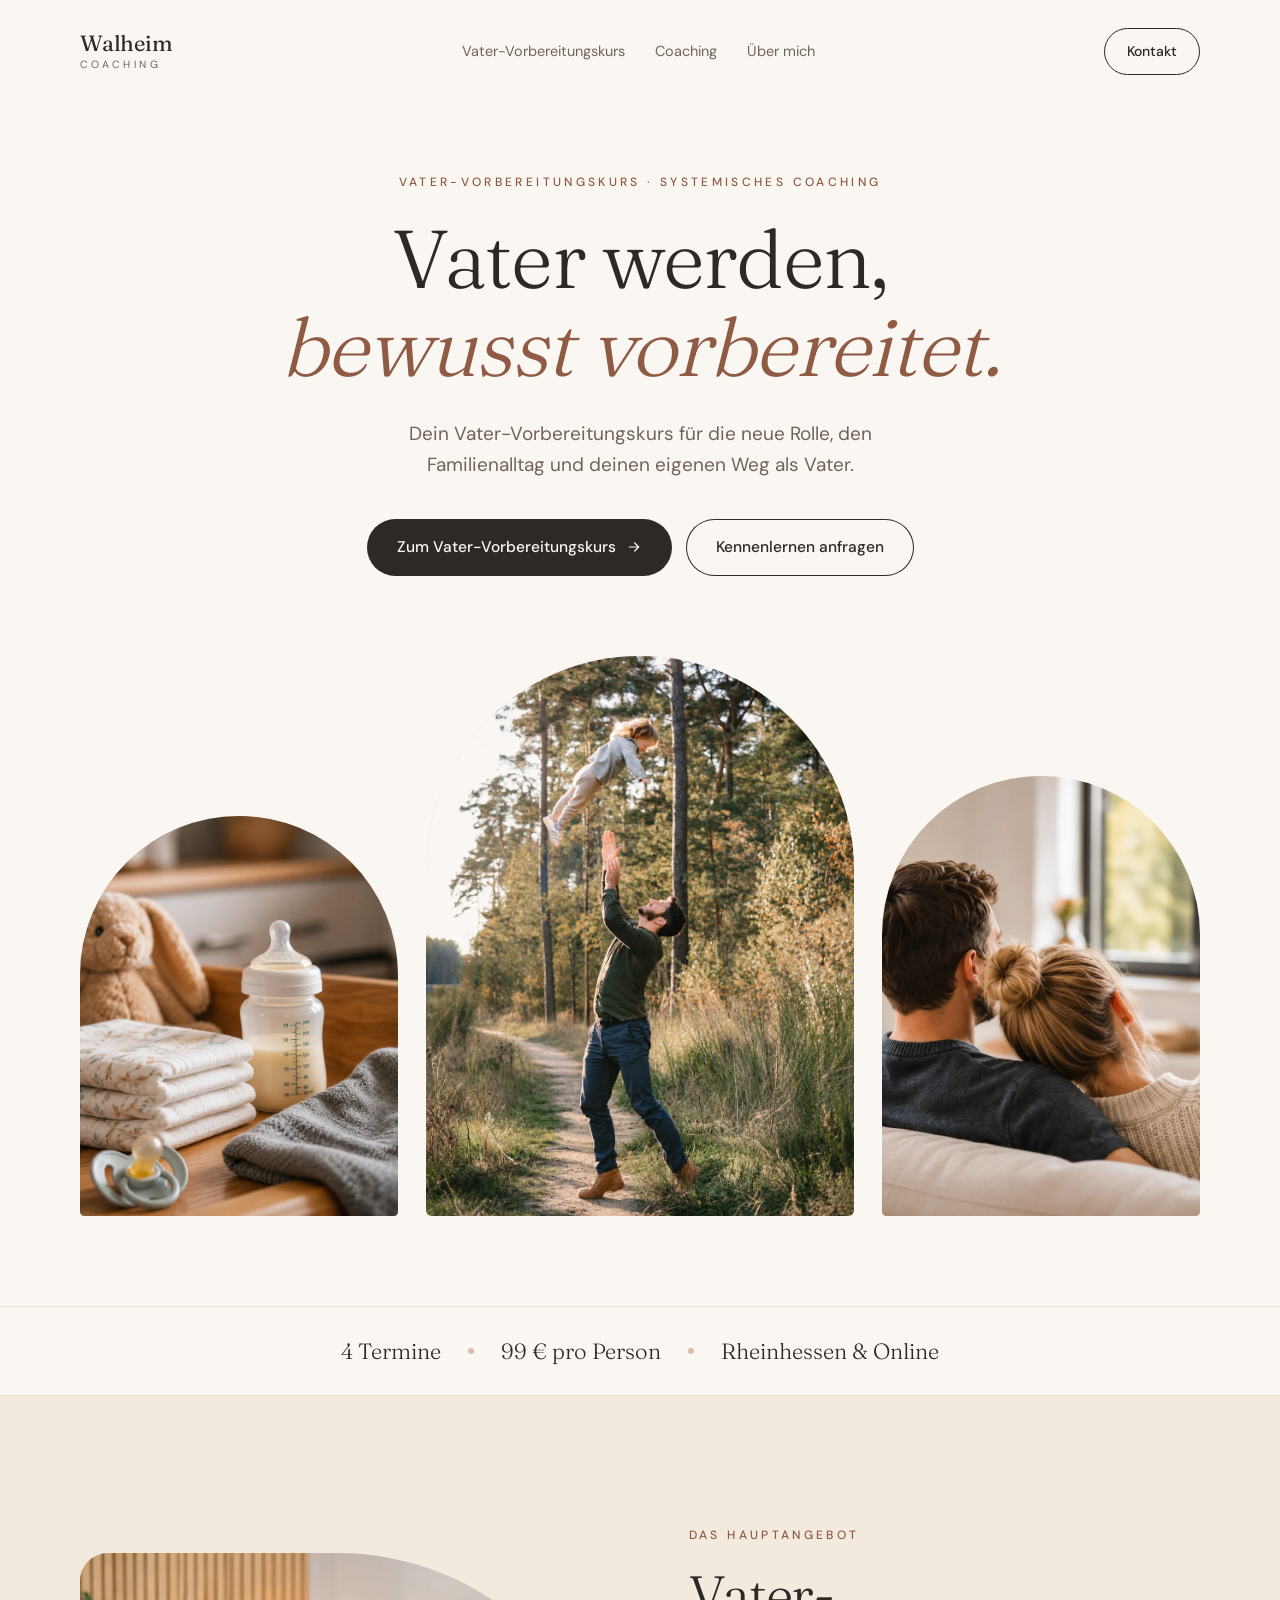
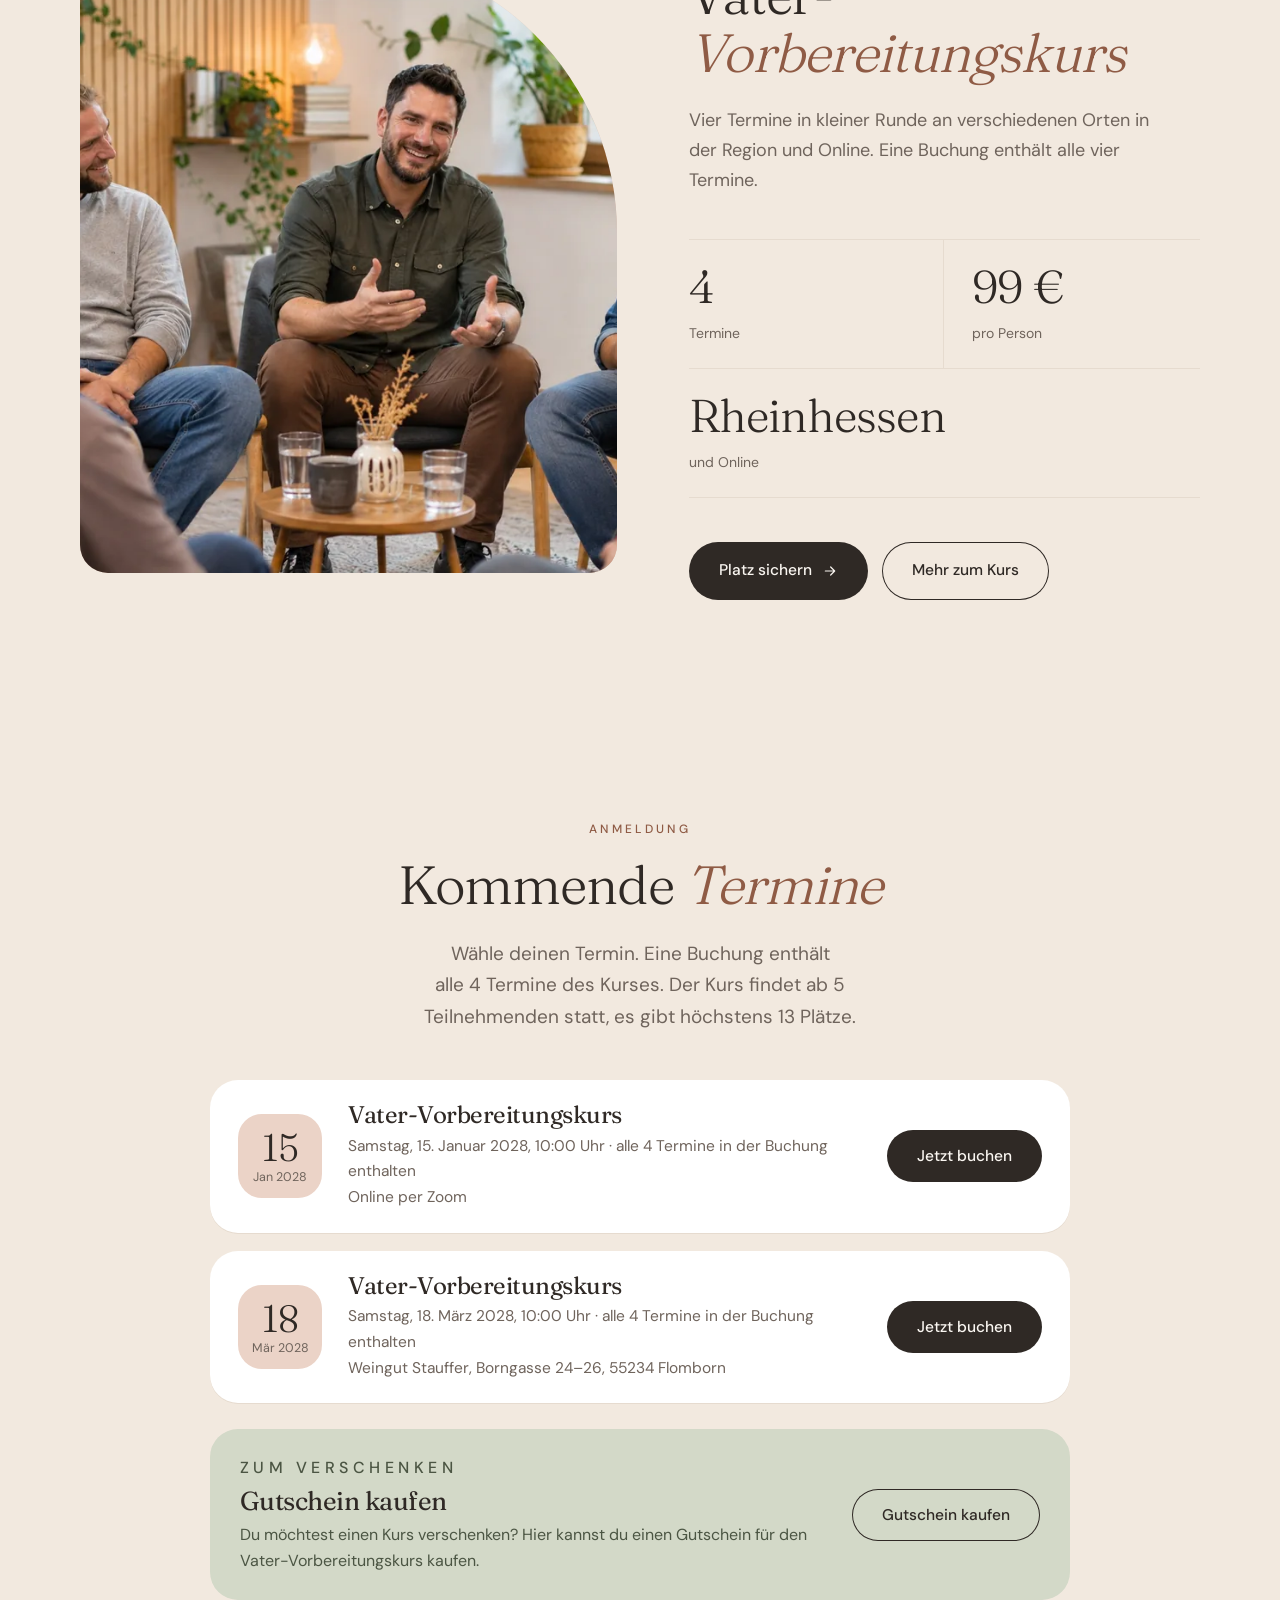
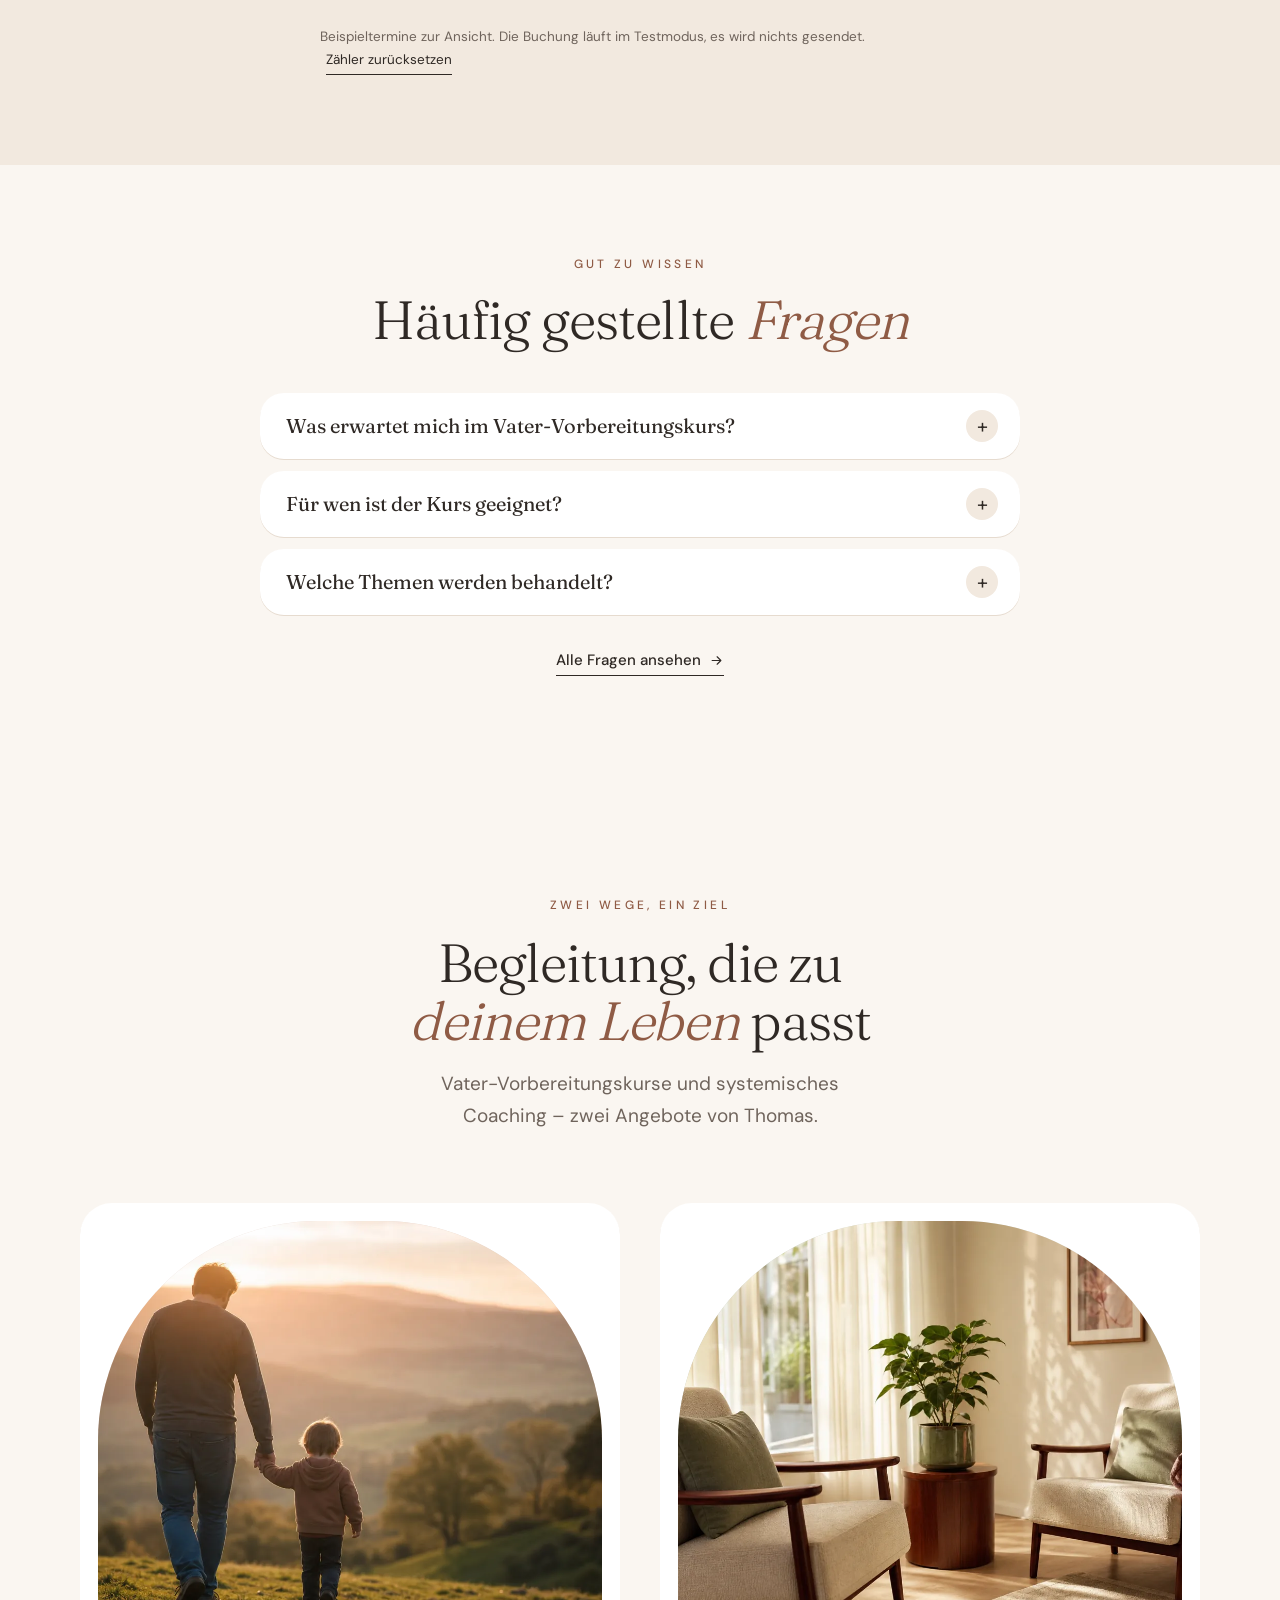
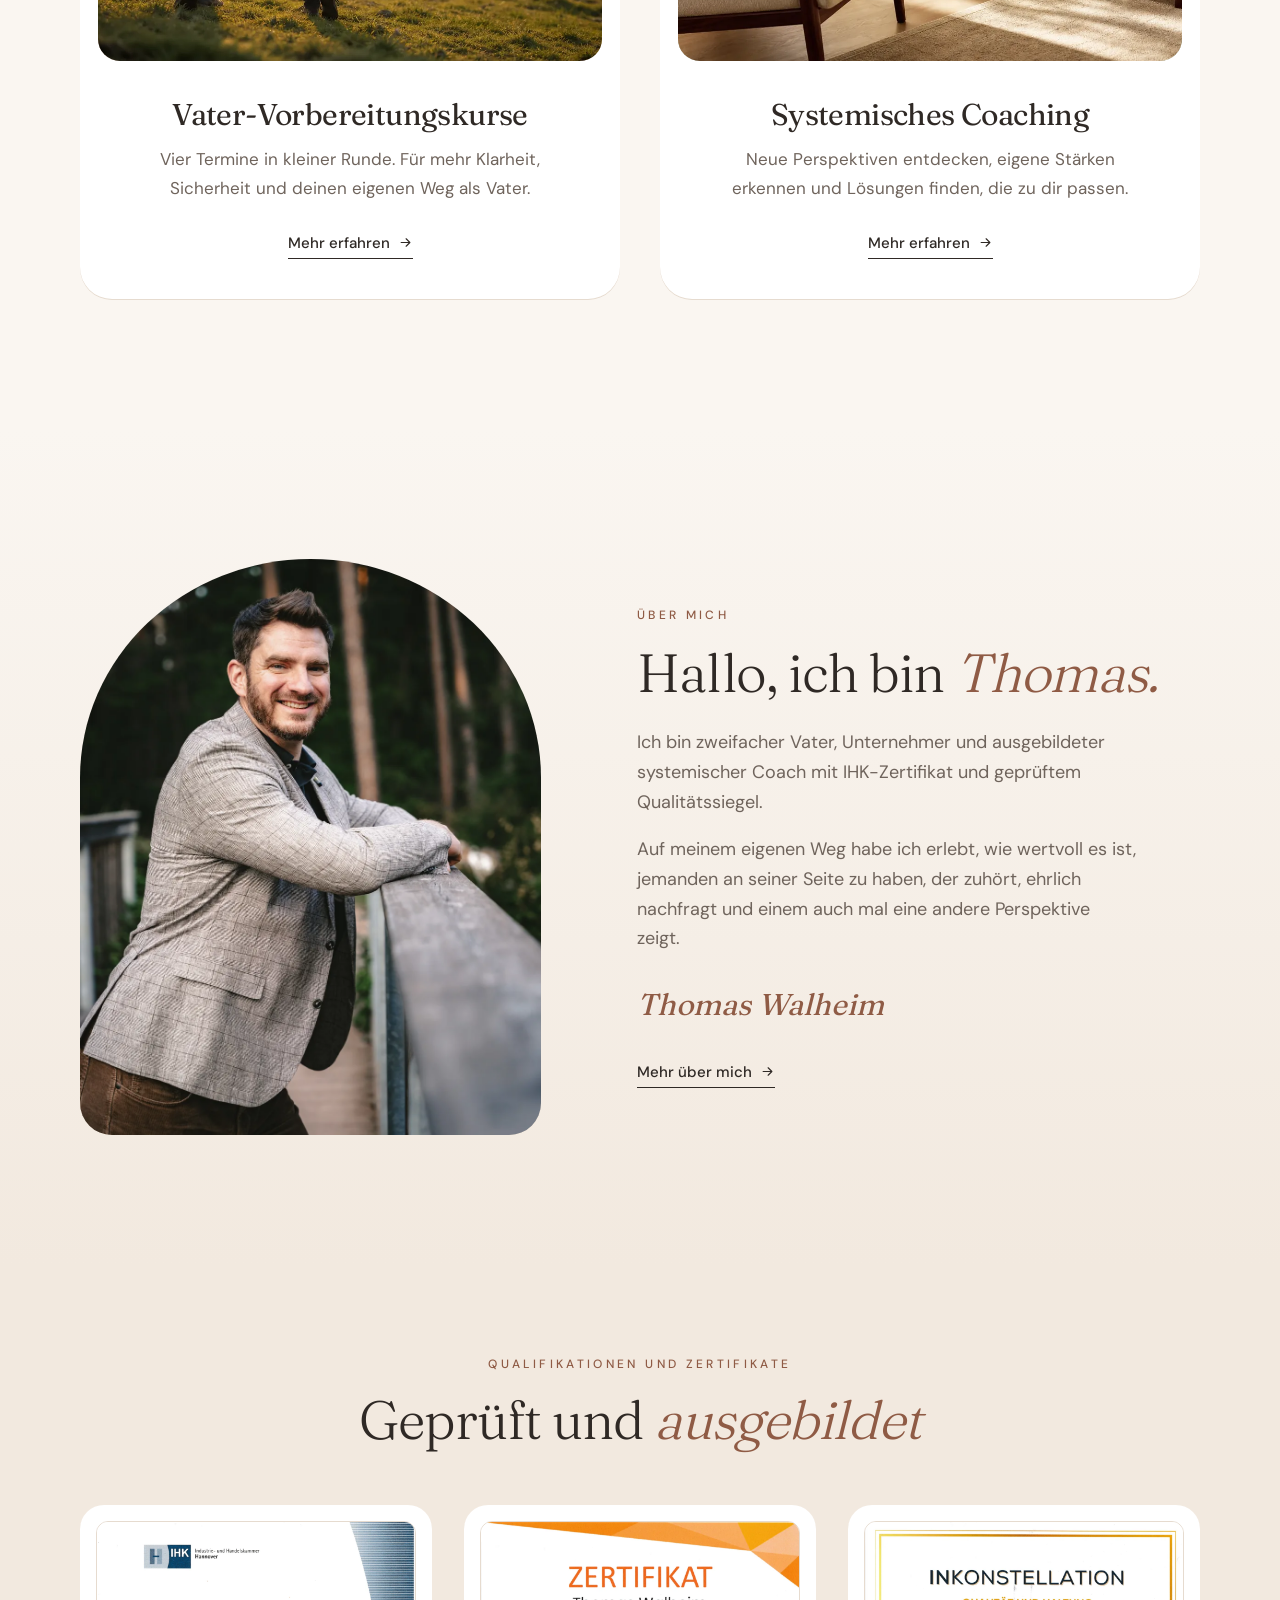
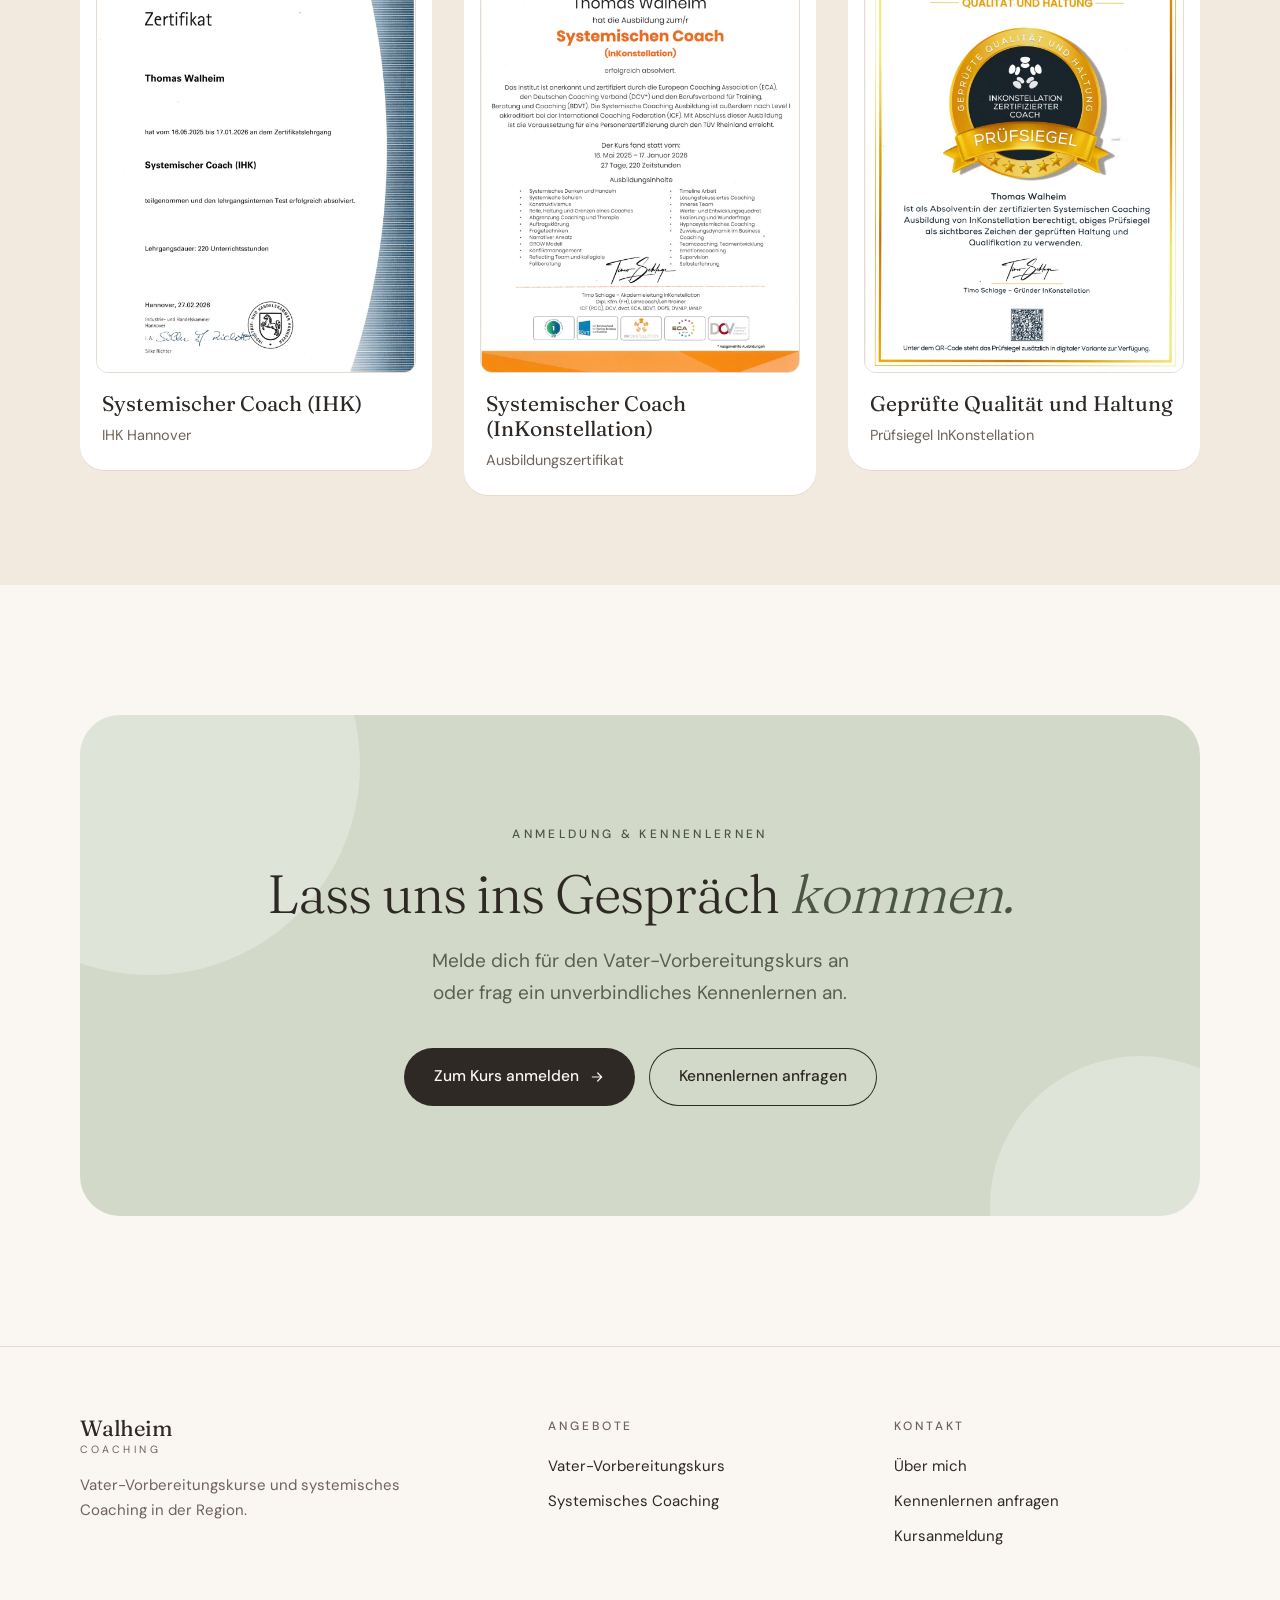
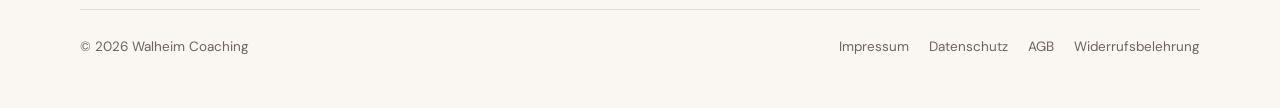
<file: index.html>
<!DOCTYPE html>
<html lang="de"><head><meta charset="utf-8">
<meta name="viewport" content="width=device-width, initial-scale=1">
<meta name="robots" content="noindex, nofollow">
<title>Start – Walheim Coaching</title>
<link rel="icon" href="data:,">
<link rel="preload" href="fonts/fraunces-latin-wght-normal.woff2" as="font" type="font/woff2" crossorigin>
<link rel="stylesheet" href="css/style.css"></head><body>
<svg width="0" height="0" style="position:absolute" aria-hidden="true"><symbol id="kamera" viewBox="0 0 24 24" fill="none" stroke="currentColor" stroke-width="1.6" stroke-linecap="round" stroke-linejoin="round"><path d="M4 8h3l1.6-2.4h6.8L17 8h3v11H4z"/><circle cx="12" cy="13.2" r="3.4"/></symbol><symbol id="pfeil" viewBox="0 0 24 24" fill="none" stroke="currentColor" stroke-width="1.8" stroke-linecap="round" stroke-linejoin="round"><path d="M5 12h14M13 6l6 6-6 6"/></symbol></svg>
<header class="kopf"><div class="wrap"><a class="logo" href="index.html">Walheim<small>Coaching</small></a>
<nav class="nav" id="nav" aria-label="Hauptnavigation"><a href="vorbereitungskurs.html">Vater-Vorbereitungskurs</a><a href="coaching.html">Coaching</a><a href="ueber-mich.html">Über mich</a></nav>
<a class="kopf-knopf" href="kontakt.html">Kontakt</a>
<button class="menue" type="button" aria-expanded="false" aria-controls="nav">Menü</button></div></header>
<main>
<section class="hero" style="padding-bottom:0"><div class="wrap"><p class="kicker">Vater-Vorbereitungskurs · Systemisches Coaching</p>
<h1>Vater werden, <em>bewusst vorbereitet.</em></h1>
<p class="lead">Dein Vater-Vorbereitungskurs für die neue Rolle, den Familienalltag und deinen eigenen Weg als Vater.</p>
<div class="knoepfe"><a class="knopf" href="vorbereitungskurs.html">Zum Vater-Vorbereitungskurs <svg aria-hidden="true"><use href="#pfeil"/></svg></a><a class="knopf hell" href="kontakt.html">Kennenlernen anfragen</a></div>
<div class="bogen-reihe"><div class="bild bogen salbei"><img src="img/hero-links.webp" alt="Babyausstattung auf einem Wickeltisch: Stoffhase, Fläschchen, Windeln, Schnuller und eine Strickmütze" width="1000" height="1000" style="object-position:50% 50%" loading="lazy" decoding="async"></div><div class="bild bogen"><img src="img/hero-mitte.webp" alt="Ein Vater wirft sein Kind auf einem Waldweg in die Luft" width="1000" height="1500" style="object-position:50% 40%" loading="lazy" decoding="async"></div><div class="bild bogen leinen"><img src="img/hero-rechts.webp" alt="Ein Paar sitzt eng aneinandergelehnt auf dem Sofa, von hinten gesehen" width="1000" height="1000" style="object-position:45% 50%" loading="lazy" decoding="async"></div></div></div>
<div class="leiste"><div class="wrap"><span>4 Termine</span><span>99 € pro Person</span><span>Rheinhessen &amp; Online</span></div></div></section>
<section class="kurs"><div class="wrap kurs-karte"><div class="bild "><img src="img/kurs-gespraechskreis.webp" alt="Eine Gruppe von Männern im Gesprächskreis in einem hellen Raum, einer erzählt lächelnd" width="1280" height="721" style="object-position:60% 50%" loading="lazy" decoding="async"></div>
<div class="kurs-text"><span class="kicker">Das Hauptangebot</span><h2>Vater-<em>Vorbereitungs&shy;kurs</em></h2>
<p>Vier Termine in kleiner Runde an verschiedenen Orten in der Region und Online. Eine Buchung enthält alle vier Termine.</p><div class="fakten"><div><b>4</b><span>Termine</span></div><div><b>99 €</b><span>pro Person</span></div><div><b>Rheinhessen</b><span>und Online</span></div></div>
<div class="knoepfe"><a class="knopf" href="vorbereitungskurs.html#anmeldung">Platz sichern <svg aria-hidden="true"><use href="#pfeil"/></svg></a><a class="knopf hell" href="vorbereitungskurs.html">Mehr zum Kurs</a></div></div></div></section>
<section class="eng termine" id="termine"><div class="wrap"><div class="schmal"><p class="kicker">Anmeldung</p><h2>Kommende <em>Termine</em></h2><p class="lead">Wähle deinen Termin. Eine Buchung enthält alle 4 Termine des Kurses. Der Kurs findet ab 5 Teilnehmenden statt, es gibt höchstens 13 Plätze.</p></div><div class="termin-liste"><article class="termin" data-id="vk-2028-01" data-gesamt="13" data-preis="99 €" data-titel="Vater-Vorbereitungskurs" data-wann="Samstag, 15. Januar 2028, 10:00 Uhr" data-wo="Online per Zoom"><div class="termin-datum"><b>15</b><span>Jan 2028</span></div><div class="termin-info"><h3>Vater-Vorbereitungskurs</h3><p>Samstag, 15. Januar 2028, 10:00 Uhr · alle 4 Termine in der Buchung enthalten</p><p class="wo">Online per Zoom</p><p class="plaetze"><span class="punkte" aria-hidden="true"></span><b class="plaetze-text"></b></p></div><button class="knopf" type="button" data-buchen>Jetzt buchen</button></article><article class="termin" data-id="vk-2028-03" data-gesamt="13" data-preis="99 €" data-titel="Vater-Vorbereitungskurs" data-wann="Samstag, 18. März 2028, 10:00 Uhr" data-wo="Weingut Stauffer, Borngasse 24–26, 55234 Flomborn"><div class="termin-datum"><b>18</b><span>Mär 2028</span></div><div class="termin-info"><h3>Vater-Vorbereitungskurs</h3><p>Samstag, 18. März 2028, 10:00 Uhr · alle 4 Termine in der Buchung enthalten</p><p class="wo">Weingut Stauffer, Borngasse 24–26, 55234 Flomborn</p><p class="plaetze"><span class="punkte" aria-hidden="true"></span><b class="plaetze-text"></b></p></div><button class="knopf" type="button" data-buchen>Jetzt buchen</button></article></div><article class="gutschein" id="gutschein"><div><p class="kicker">Zum Verschenken</p><h3>Gutschein kaufen</h3><p>Du möchtest einen Kurs verschenken? Hier kannst du einen Gutschein für den Vater-Vorbereitungskurs kaufen.</p></div><button class="knopf hell" type="button" id="gutschein-oeffnen">Gutschein kaufen</button></article><dialog id="gutschein-dialog" class="dlg" aria-labelledby="gs-titel"><button class="dlg-zu" type="button" data-zu aria-label="Fenster schließen">&times;</button>
<div class="dlg-schritt" data-schritt="form"><p class="kicker">Zum Verschenken</p><h2 id="gs-titel" tabindex="-1">Gutschein kaufen</h2>
<p class="dlg-sub">Gutschein für den Vater-Vorbereitungskurs</p>
<form id="gutschein-form"><label>Dein Name<input name="name" autocomplete="name" required></label>
<label>Deine E-Mail<input name="email" type="email" autocomplete="email" required></label>
<label>Straße und Hausnummer<input name="strasse" autocomplete="street-address" required></label>
<label>PLZ und Ort<input name="ort" autocomplete="address-level2" required></label>
<label>Name der beschenkten Person (optional)<input name="beschenkt"></label>
<label class="check"><input type="checkbox" name="einwilligung" required> <span>Ich habe die <a href="datenschutz.html" target="_blank" rel="noopener">Datenschutzerklärung</a> gelesen und willige in die Verarbeitung meiner Angaben zur Abwicklung meiner Bestellung ein.</span></label>
<div class="dlg-zus"><b>Dein Gutschein</b><span>Gutschein für einen Platz im Vater-Vorbereitungskurs</span><span>Per E-Mail mit Code, sobald die Zahlung eingegangen ist · drei Jahre gültig</span><span class="preis">Preis: 99 € (inkl. gesetzlicher Umsatzsteuer)</span></div>
<label class="check"><input type="checkbox" name="agb" required> <span>Ich habe die <a href="agb.html" target="_blank" rel="noopener">AGB</a> und die <a href="widerruf.html" target="_blank" rel="noopener">Widerrufsbelehrung</a> gelesen und akzeptiere die AGB.</span></label>
<p class="dlg-fehler" id="gs-fehler" role="alert" hidden></p>
<button class="knopf" type="submit" id="gs-senden">Zahlungspflichtig bestellen</button></form></div>
<div class="dlg-schritt" data-schritt="fertig" hidden><p class="kicker">Geschafft</p><h2 tabindex="-1">Danke für deine Bestellung</h2>
<p id="gs-text">Du bekommst den Gutschein per E-Mail.</p><p class="dlg-test"><b>Testmodus:</b> Es wurde nichts gesendet und nichts bestellt.</p><button class="knopf" type="button" data-zu>Schließen</button></div></dialog><p class="termin-note">Beispieltermine zur Ansicht. Die Buchung läuft im Testmodus, es wird nichts gesendet. <button class="textlink" type="button" id="test-reset">Zähler zurücksetzen</button></p></div><dialog id="buchen-dialog" class="dlg" aria-labelledby="dlg-titel">
<button class="dlg-zu" type="button" data-zu aria-label="Fenster schließen">&times;</button>
<div class="dlg-schritt" data-schritt="form">
<p class="kicker" id="dlg-kicker">Buchung</p><h2 id="dlg-titel" tabindex="-1">Kurs buchen</h2>
<p class="dlg-sub" id="dlg-sub"></p>
<form id="buchen-form">
<label>Name<input name="name" autocomplete="name" required></label>
<label>E-Mail<input name="email" type="email" autocomplete="email" required></label>
<label>Telefon<input name="tel" type="tel" autocomplete="tel" required></label>
<label>Straße und Hausnummer<input name="strasse" autocomplete="street-address" required></label>
<label>PLZ und Ort<input name="ort" autocomplete="address-level2" required></label>
<label>Voraussichtlicher Geburtstermin (optional)<input name="geburtstermin" type="date"></label>
<label>Gutschein-Code (optional)<input name="gutschein" autocomplete="off" autocapitalize="characters" placeholder="TW-XXXX-XXXX-XXXX" maxlength="24"></label>
<label class="check"><input type="checkbox" name="einwilligung" required> <span>Ich habe die <a href="datenschutz.html" target="_blank" rel="noopener">Datenschutzerklärung</a> gelesen und willige in die Verarbeitung meiner Angaben zur Abwicklung meiner Anmeldung ein.</span></label>
<div class="dlg-zus" id="dlg-zus" aria-live="polite"><b>Deine Buchung</b><span id="zus-kurs"></span><span id="zus-wann"></span><span id="zus-wo"></span><span id="zus-preis"></span></div>
<label class="check"><input type="checkbox" name="agb" required> <span>Ich habe die <a href="agb.html" target="_blank" rel="noopener">AGB</a> und die <a href="widerruf.html" target="_blank" rel="noopener">Widerrufsbelehrung</a> gelesen und akzeptiere die AGB.</span></label>
<p class="dlg-hinweis" id="dlg-hinweis">Der Platz wird erst verbindlich, wenn du den Link in der Bestätigungs-Mail anklickst.</p>
<p class="dlg-fehler" id="dlg-fehler" role="alert" hidden></p>
<button class="knopf" type="submit" id="dlg-senden">Zahlungspflichtig buchen</button>
</form></div>
<div class="dlg-schritt" data-schritt="mail" hidden><p class="kicker">Fast geschafft</p><h2 tabindex="-1">Bitte E-Mail bestätigen</h2>
<p>Du bekommst sofort eine E-Mail mit der Bestätigung deiner Anmeldung, den Bezahldaten (Überweisung) und einem Bestätigungslink. Mit dem Klick auf den Link wird dein Platz verbindlich.</p>
<p class="dlg-test"><b>Testmodus:</b> Es wurde nichts gesendet und nichts gespeichert.</p>
<button class="knopf hell" type="button" id="dlg-link">Bestätigungslink anklicken (Test)</button></div>
<div class="dlg-schritt" data-schritt="fertig" hidden><p class="kicker">Geschafft</p><h2 tabindex="-1">Dein Platz ist verbindlich</h2>
<p>Danke für deine Anmeldung. Du bekommst jetzt eine zweite E-Mail mit dem Zoom-Link bzw. den Angaben zum Veranstaltungsort.</p>
<p class="dlg-test"><b>Testmodus:</b> Es wurde keine E-Mail gesendet.</p>
<button class="knopf" type="button" data-zu>Schließen</button></div>
<div class="dlg-schritt" data-schritt="warte" hidden><p class="kicker">Warteliste</p><h2 tabindex="-1">Du stehst auf der Warteliste</h2>
<p>Dieser Termin ist ausgebucht. Wir melden uns, sobald ein Platz frei wird.</p>
<p class="dlg-test"><b>Testmodus:</b> Es wurde nichts gesendet und nichts gespeichert.</p>
<button class="knopf" type="button" data-zu>Schließen</button></div>
</dialog></section>
<section class="eng faq" id="faq"><div class="wrap"><div class="schmal"><p class="kicker">Gut zu wissen</p><h2>Häufig gestellte <em>Fragen</em></h2></div><div class="faq-liste"><details class="faq-punkt"><summary>Was erwartet mich im Vater-Vorbereitungskurs?</summary><p>Eine Mischung aus praktischen Tipps für den Babyalltag, persönlichen Fragen rund ums Vatersein und offenem Austausch mit anderen werdenden Vätern.</p></details><details class="faq-punkt"><summary>Für wen ist der Kurs geeignet?</summary><p>Für Männer, die zum ersten Mal Vater werden. Aber auch für Väter, die ihr zweites oder drittes Kind erwarten und sich mit neuen oder bereits erlebten Herausforderungen auseinandersetzen möchten.</p></details><details class="faq-punkt"><summary>Welche Themen werden behandelt?</summary><p>Babypflege, Partnerschaft, die eigene Vaterrolle, Erwartungen, Unsicherheiten und Veränderungen im Familienalltag. Auch der Schritt vom ersten zum zweiten Kind wird kurz thematisiert.</p></details></div><p class="faq-mehr"><a class="textlink" href="vorbereitungskurs.html#faq">Alle Fragen ansehen <svg aria-hidden="true"><use href="#pfeil"/></svg></a></p></div></section>
<section><div class="wrap"><div class="schmal themen-kopf"><p class="kicker">Zwei Wege, ein Ziel</p><h2>Begleitung, die zu <em>deinem Leben</em> passt</h2>
<p class="lead">Vater-Vorbereitungskurse und systemisches Coaching – zwei Angebote von Thomas.</p></div>
<div class="themen"><article class="thema"><div class="bild "><img src="img/thomas-vater-kind.webp" alt="Ein Vater geht mit seinem kleinen Kind an der Hand über eine Wiese im Abendlicht" width="1280" height="853" style="object-position:62% 50%" loading="lazy" decoding="async"></div><h3>Vater-Vorbereitungskurse</h3><p>Vier Termine in kleiner Runde. Für mehr Klarheit, Sicherheit und deinen eigenen Weg als Vater.</p>
<a class="textlink" href="vorbereitungskurs.html">Mehr erfahren <svg aria-hidden="true"><use href="#pfeil"/></svg></a></article>
<article class="thema"><div class="bild salbei"><img src="img/thomas-sessel.webp" alt="Zwei helle Sessel mit Pflanze in einem sonnigen Raum" width="1280" height="853" style="object-position:40% 50%" loading="lazy" decoding="async"></div><h3>Systemisches Coaching</h3><p>Neue Perspektiven entdecken, eigene Stärken erkennen und Lösungen finden, die zu dir passen.</p>
<a class="textlink" href="coaching.html">Mehr erfahren <svg aria-hidden="true"><use href="#pfeil"/></svg></a></article></div></div></section>
<section class="ich"><div class="wrap ich-raster"><div class="bild leinen"><img src="img/thomas-portrait.webp" alt="Thomas Walheim lehnt lächelnd an einem Geländer im Wald" width="1000" height="1500" style="object-position:45% 18%" loading="lazy" decoding="async"></div>
<div class="ich-text"><p class="kicker">Über mich</p><h2>Hallo, ich bin <em>Thomas.</em></h2>
<p>Ich bin zweifacher Vater, Unternehmer und ausgebildeter systemischer Coach mit IHK-Zertifikat und geprüftem Qualitätssiegel.</p><p>Auf meinem eigenen Weg habe ich erlebt, wie wertvoll es ist, jemanden an seiner Seite zu haben, der zuhört, ehrlich nachfragt und einem auch mal eine andere Perspektive zeigt.</p>
<p class="unterschrift">Thomas Walheim</p><div class="knoepfe ich-link"><a class="textlink" href="ueber-mich.html">Mehr über mich <svg aria-hidden="true"><use href="#pfeil"/></svg></a></div></div></div></section>
<section class="eng zerts"><div class="wrap"><div class="schmal"><p class="kicker">Qualifikationen und Zertifikate</p><h2>Geprüft und <em>ausgebildet</em></h2></div><div class="zert-raster"><figure><a href="img/zertifikat-ihk.webp"><img src="img/zertifikat-ihk.webp" alt="Zertifikat der IHK Hannover: Systemischer Coach (IHK), Thomas Walheim" width="1100" height="1556" loading="lazy" decoding="async"></a><figcaption><b>Systemischer Coach (IHK)</b><span>IHK Hannover</span></figcaption></figure><figure><a href="img/zertifikat-inkonstellation.webp"><img src="img/zertifikat-inkonstellation.webp" alt="Ausbildungszertifikat InKonstellation: Systemischer Coach, Thomas Walheim" width="1100" height="1556" loading="lazy" decoding="async"></a><figcaption><b>Systemischer Coach (InKonstellation)</b><span>Ausbildungszertifikat</span></figcaption></figure><figure><a href="img/pruefsiegel-inkonstellation.webp"><img src="img/pruefsiegel-inkonstellation.webp" alt="Prüfsiegel InKonstellation: Geprüfte Qualität und Haltung, Thomas Walheim" width="1100" height="1556" loading="lazy" decoding="async"></a><figcaption><b>Geprüfte Qualität und Haltung</b><span>Prüfsiegel InKonstellation</span></figcaption></figure></div></div></section>
<section class="cta"><div class="wrap"><div class="cta-box"><p class="kicker">Anmeldung &amp; Kennenlernen</p><h2>Lass uns ins Gespräch <em>kommen.</em></h2><p class="lead">Melde dich für den Vater-Vorbereitungskurs an oder frag ein unverbindliches Kennenlernen an.</p><div class="knoepfe"><a class="knopf" href="vorbereitungskurs.html#anmeldung">Zum Kurs anmelden <svg aria-hidden="true"><use href="#pfeil"/></svg></a><a class="knopf hell" href="kontakt.html">Kennenlernen anfragen</a></div></div></div></section></main>
<footer class="fuss"><div class="wrap"><div class="fuss-raster">
<div><p class="logo">Walheim<small>Coaching</small></p><p>Vater-Vorbereitungskurse und systemisches Coaching in der Region.</p></div>
<div><h4>Angebote</h4><ul><li><a href="vorbereitungskurs.html">Vater-Vorbereitungskurs</a></li><li><a href="coaching.html">Systemisches Coaching</a></li></ul></div>
<div><h4>Kontakt</h4><ul><li><a href="ueber-mich.html">Über mich</a></li><li><a href="kontakt.html">Kennenlernen anfragen</a></li><li><a href="vorbereitungskurs.html#anmeldung">Kursanmeldung</a></li></ul></div></div>
<div class="fuss-unten"><span>© 2026 Walheim Coaching</span><nav><a href="impressum.html">Impressum</a><a href="datenschutz.html">Datenschutz</a><a href="agb.html">AGB</a><a href="widerruf.html">Widerrufsbelehrung</a></nav></div></div></footer>
<script src="js/main.js"></script><script src="js/config.js"></script><script src="js/termine.js"></script></body></html>
</file>
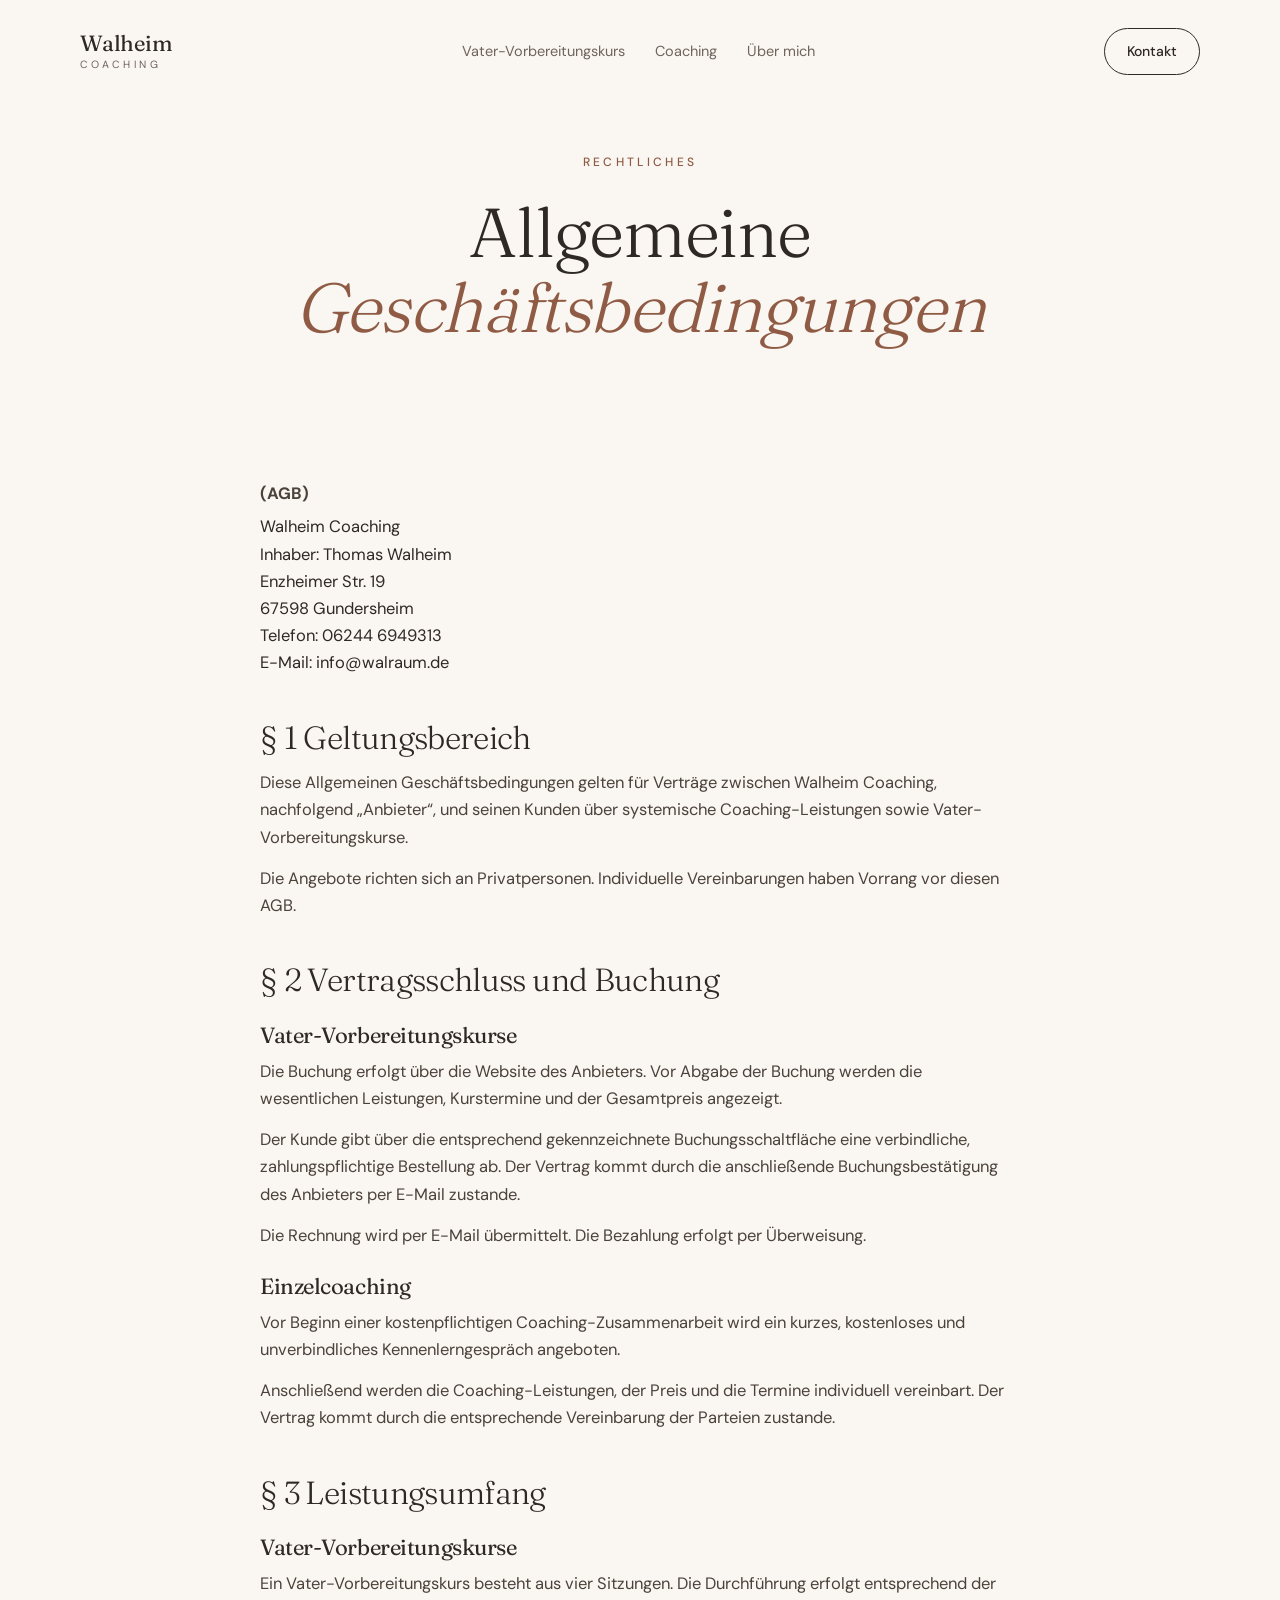
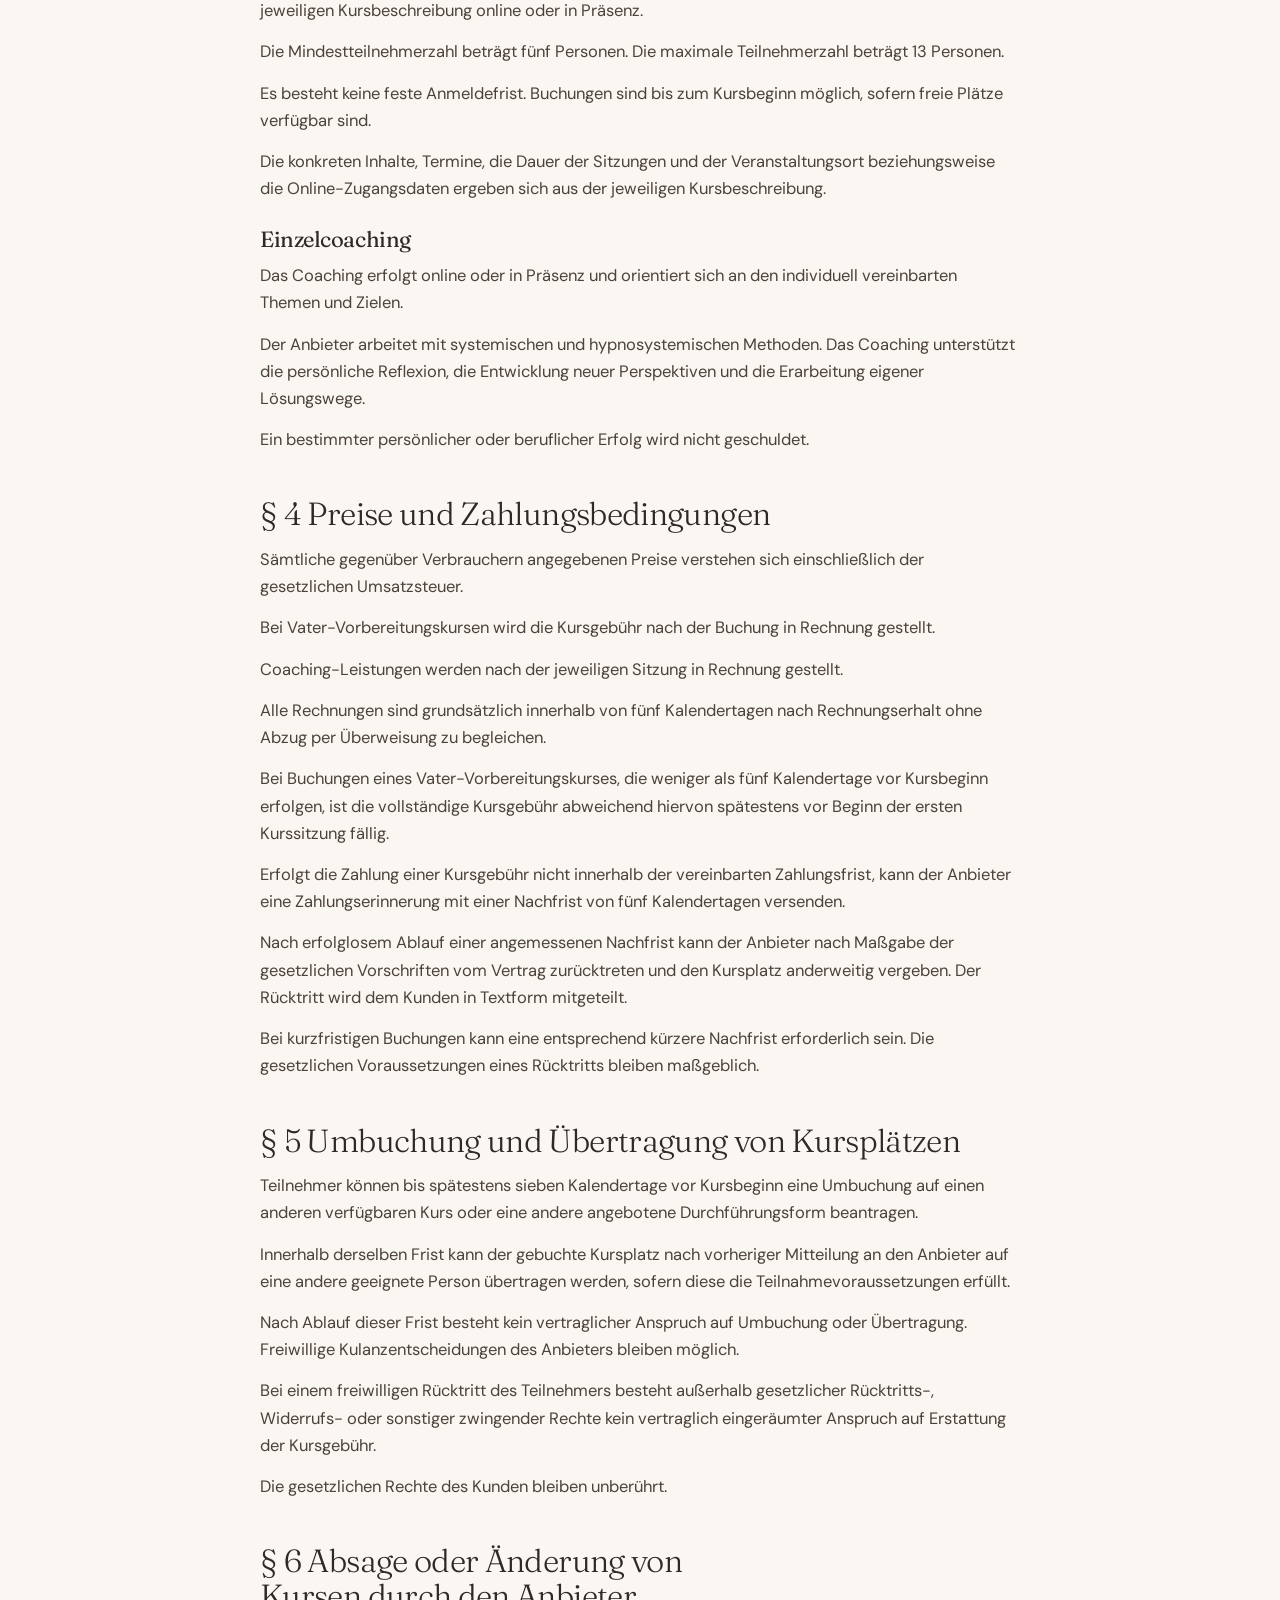
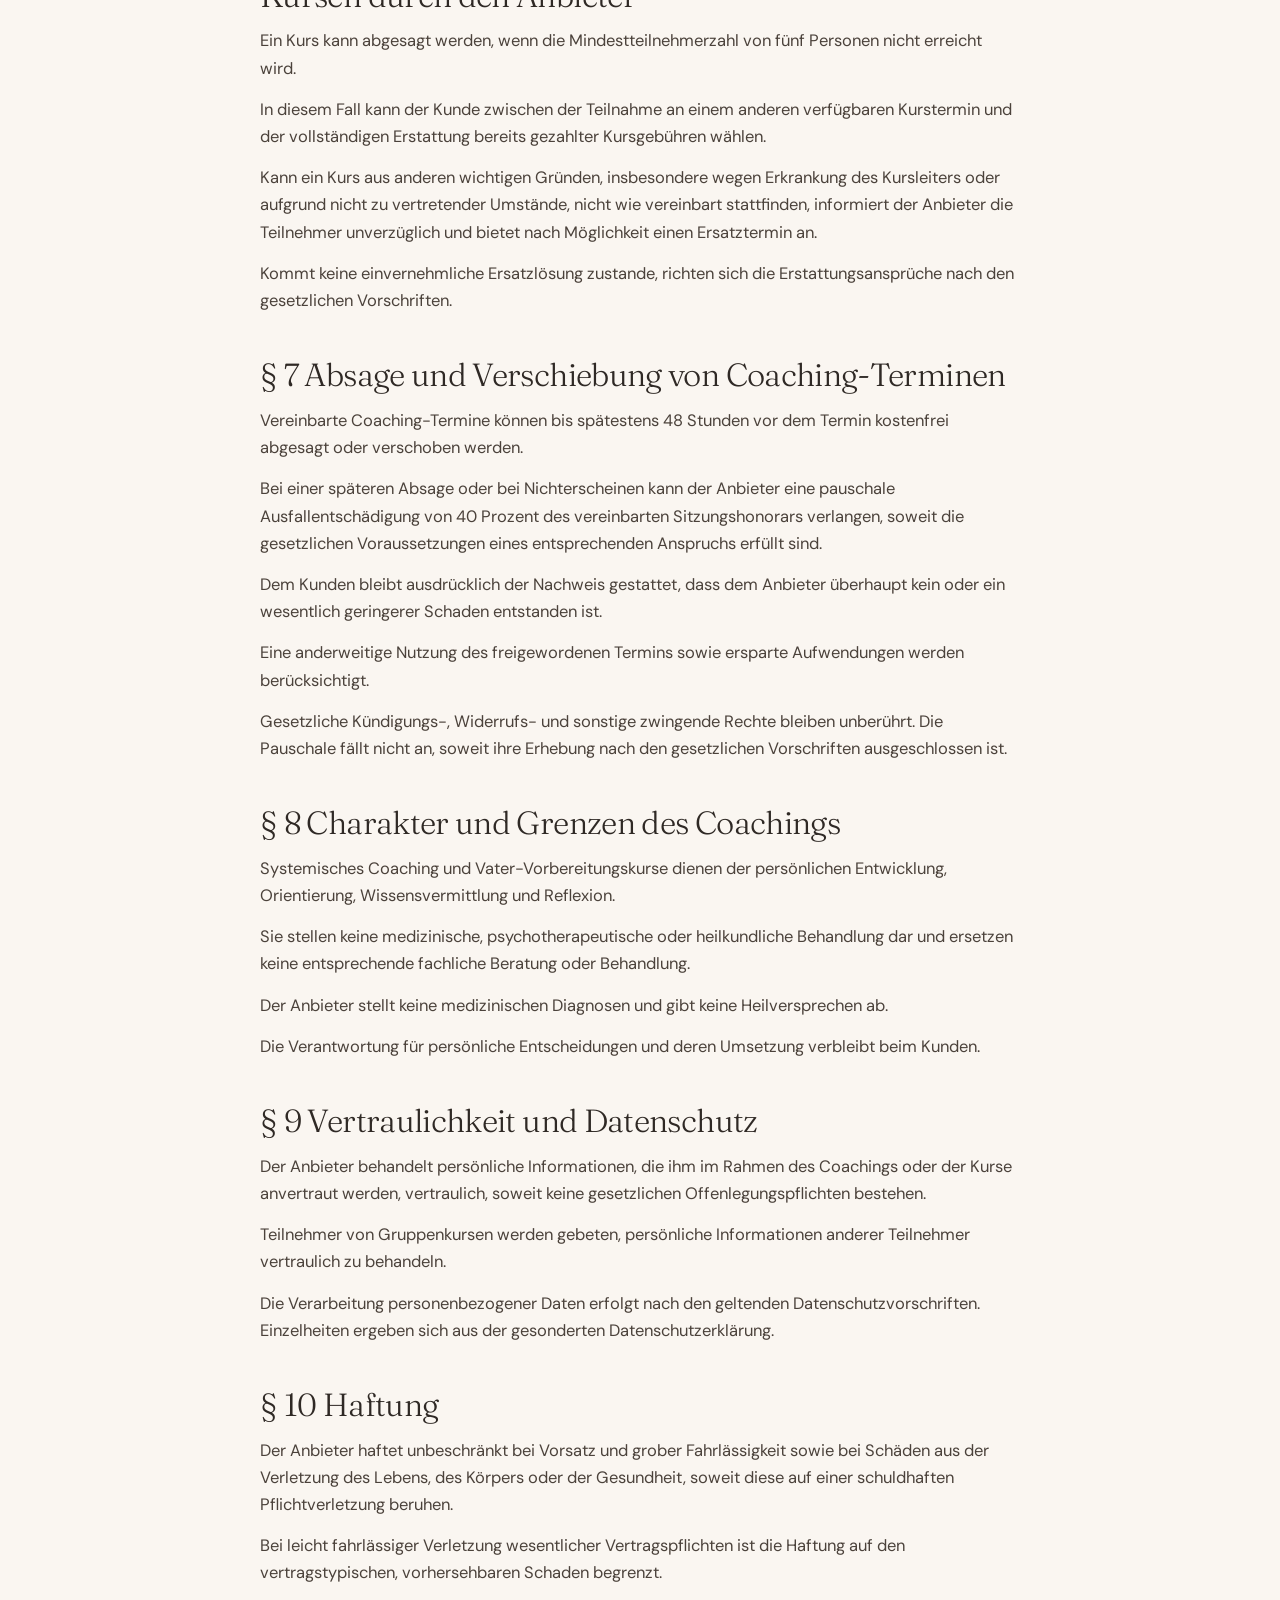
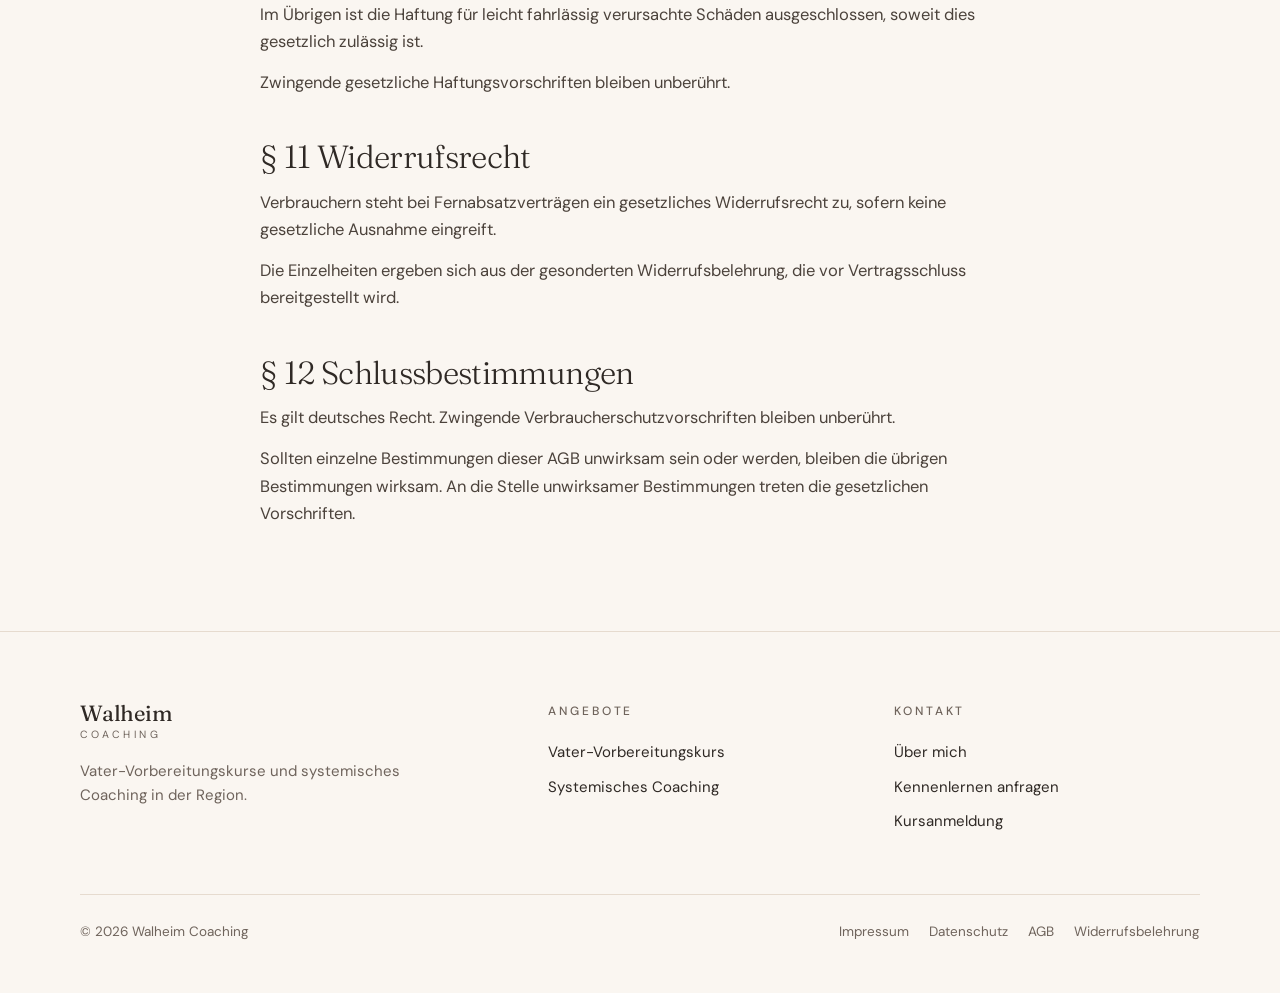
<file: agb.html>
<!DOCTYPE html>
<html lang="de"><head><meta charset="utf-8">
<meta name="viewport" content="width=device-width, initial-scale=1">
<meta name="robots" content="noindex, nofollow">
<title>AGB – Walheim Coaching</title>
<link rel="icon" href="data:,">
<link rel="preload" href="fonts/fraunces-latin-wght-normal.woff2" as="font" type="font/woff2" crossorigin>
<link rel="stylesheet" href="css/style.css"></head><body>
<svg width="0" height="0" style="position:absolute" aria-hidden="true"><symbol id="kamera" viewBox="0 0 24 24" fill="none" stroke="currentColor" stroke-width="1.6" stroke-linecap="round" stroke-linejoin="round"><path d="M4 8h3l1.6-2.4h6.8L17 8h3v11H4z"/><circle cx="12" cy="13.2" r="3.4"/></symbol><symbol id="pfeil" viewBox="0 0 24 24" fill="none" stroke="currentColor" stroke-width="1.8" stroke-linecap="round" stroke-linejoin="round"><path d="M5 12h14M13 6l6 6-6 6"/></symbol></svg>
<header class="kopf"><div class="wrap"><a class="logo" href="index.html">Walheim<small>Coaching</small></a>
<nav class="nav" id="nav" aria-label="Hauptnavigation"><a href="vorbereitungskurs.html">Vater-Vorbereitungskurs</a><a href="coaching.html">Coaching</a><a href="ueber-mich.html">Über mich</a></nav>
<a class="kopf-knopf" href="kontakt.html">Kontakt</a>
<button class="menue" type="button" aria-expanded="false" aria-controls="nav">Menü</button></div></header>
<main><section class="hero klein"><div class="wrap"><p class="kicker">Rechtliches</p><h1>Allgemeine <em>Geschäftsbedingungen</em></h1></div></section><section class="eng"><div class="wrap"><article class="rechtstext"><p><b>(AGB)</b></p><p class="adresse">Walheim Coaching<br>Inhaber: Thomas Walheim<br>Enzheimer Str. 19<br>67598 Gundersheim<br>Telefon: 06244 6949313<br>E-Mail: info@walraum.de</p><h2>§ 1 Geltungsbereich</h2><p>Diese Allgemeinen Geschäftsbedingungen gelten für Verträge zwischen Walheim Coaching, nachfolgend „Anbieter“, und seinen Kunden über systemische Coaching-Leistungen sowie Vater-Vorbereitungskurse.</p><p>Die Angebote richten sich an Privatpersonen. Individuelle Vereinbarungen haben Vorrang vor diesen AGB.</p><h2>§ 2 Vertragsschluss und Buchung</h2><h3>Vater-Vorbereitungskurse</h3><p>Die Buchung erfolgt über die Website des Anbieters. Vor Abgabe der Buchung werden die wesentlichen Leistungen, Kurstermine und der Gesamtpreis angezeigt.</p><p>Der Kunde gibt über die entsprechend gekennzeichnete Buchungsschaltfläche eine verbindliche, zahlungspflichtige Bestellung ab. Der Vertrag kommt durch die anschließende Buchungsbestätigung des Anbieters per E-Mail zustande.</p><p>Die Rechnung wird per E-Mail übermittelt. Die Bezahlung erfolgt per Überweisung.</p><h3>Einzelcoaching</h3><p>Vor Beginn einer kostenpflichtigen Coaching-Zusammenarbeit wird ein kurzes, kostenloses und unverbindliches Kennenlerngespräch angeboten.</p><p>Anschließend werden die Coaching-Leistungen, der Preis und die Termine individuell vereinbart. Der Vertrag kommt durch die entsprechende Vereinbarung der Parteien zustande.</p><h2>§ 3 Leistungsumfang</h2><h3>Vater-Vorbereitungskurse</h3><p>Ein Vater-Vorbereitungskurs besteht aus vier Sitzungen. Die Durchführung erfolgt entsprechend der jeweiligen Kursbeschreibung online oder in Präsenz.</p><p>Die Mindestteilnehmerzahl beträgt fünf Personen. Die maximale Teilnehmerzahl beträgt 13 Personen.</p><p>Es besteht keine feste Anmeldefrist. Buchungen sind bis zum Kursbeginn möglich, sofern freie Plätze verfügbar sind.</p><p>Die konkreten Inhalte, Termine, die Dauer der Sitzungen und der Veranstaltungsort beziehungsweise die Online-Zugangsdaten ergeben sich aus der jeweiligen Kursbeschreibung.</p><h3>Einzelcoaching</h3><p>Das Coaching erfolgt online oder in Präsenz und orientiert sich an den individuell vereinbarten Themen und Zielen.</p><p>Der Anbieter arbeitet mit systemischen und hypnosystemischen Methoden. Das Coaching unterstützt die persönliche Reflexion, die Entwicklung neuer Perspektiven und die Erarbeitung eigener Lösungswege.</p><p>Ein bestimmter persönlicher oder beruflicher Erfolg wird nicht geschuldet.</p><h2>§ 4 Preise und Zahlungsbedingungen</h2><p>Sämtliche gegenüber Verbrauchern angegebenen Preise verstehen sich einschließlich der gesetzlichen Umsatzsteuer.</p><p>Bei Vater-Vorbereitungskursen wird die Kursgebühr nach der Buchung in Rechnung gestellt.</p><p>Coaching-Leistungen werden nach der jeweiligen Sitzung in Rechnung gestellt.</p><p>Alle Rechnungen sind grundsätzlich innerhalb von fünf Kalendertagen nach Rechnungserhalt ohne Abzug per Überweisung zu begleichen.</p><p>Bei Buchungen eines Vater-Vorbereitungskurses, die weniger als fünf Kalendertage vor Kursbeginn erfolgen, ist die vollständige Kursgebühr abweichend hiervon spätestens vor Beginn der ersten Kurssitzung fällig.</p><p>Erfolgt die Zahlung einer Kursgebühr nicht innerhalb der vereinbarten Zahlungsfrist, kann der Anbieter eine Zahlungserinnerung mit einer Nachfrist von fünf Kalendertagen versenden.</p><p>Nach erfolglosem Ablauf einer angemessenen Nachfrist kann der Anbieter nach Maßgabe der gesetzlichen Vorschriften vom Vertrag zurücktreten und den Kursplatz anderweitig vergeben. Der Rücktritt wird dem Kunden in Textform mitgeteilt.</p><p>Bei kurzfristigen Buchungen kann eine entsprechend kürzere Nachfrist erforderlich sein. Die gesetzlichen Voraussetzungen eines Rücktritts bleiben maßgeblich.</p><h2>§ 5 Umbuchung und Übertragung von Kursplätzen</h2><p>Teilnehmer können bis spätestens sieben Kalendertage vor Kursbeginn eine Umbuchung auf einen anderen verfügbaren Kurs oder eine andere angebotene Durchführungsform beantragen.</p><p>Innerhalb derselben Frist kann der gebuchte Kursplatz nach vorheriger Mitteilung an den Anbieter auf eine andere geeignete Person übertragen werden, sofern diese die Teilnahmevoraussetzungen erfüllt.</p><p>Nach Ablauf dieser Frist besteht kein vertraglicher Anspruch auf Umbuchung oder Übertragung. Freiwillige Kulanzentscheidungen des Anbieters bleiben möglich.</p><p>Bei einem freiwilligen Rücktritt des Teilnehmers besteht außerhalb gesetzlicher Rücktritts-, Widerrufs- oder sonstiger zwingender Rechte kein vertraglich eingeräumter Anspruch auf Erstattung der Kursgebühr.</p><p>Die gesetzlichen Rechte des Kunden bleiben unberührt.</p><h2>§ 6 Absage oder Änderung von Kursen durch den Anbieter</h2><p>Ein Kurs kann abgesagt werden, wenn die Mindestteilnehmerzahl von fünf Personen nicht erreicht wird.</p><p>In diesem Fall kann der Kunde zwischen der Teilnahme an einem anderen verfügbaren Kurstermin und der vollständigen Erstattung bereits gezahlter Kursgebühren wählen.</p><p>Kann ein Kurs aus anderen wichtigen Gründen, insbesondere wegen Erkrankung des Kursleiters oder aufgrund nicht zu vertretender Umstände, nicht wie vereinbart stattfinden, informiert der Anbieter die Teilnehmer unverzüglich und bietet nach Möglichkeit einen Ersatztermin an.</p><p>Kommt keine einvernehmliche Ersatzlösung zustande, richten sich die Erstattungsansprüche nach den gesetzlichen Vorschriften.</p><h2>§ 7 Absage und Verschiebung von Coaching-Terminen</h2><p>Vereinbarte Coaching-Termine können bis spätestens 48 Stunden vor dem Termin kostenfrei abgesagt oder verschoben werden.</p><p>Bei einer späteren Absage oder bei Nichterscheinen kann der Anbieter eine pauschale Ausfallentschädigung von 40 Prozent des vereinbarten Sitzungshonorars verlangen, soweit die gesetzlichen Voraussetzungen eines entsprechenden Anspruchs erfüllt sind.</p><p>Dem Kunden bleibt ausdrücklich der Nachweis gestattet, dass dem Anbieter überhaupt kein oder ein wesentlich geringerer Schaden entstanden ist.</p><p>Eine anderweitige Nutzung des freigewordenen Termins sowie ersparte Aufwendungen werden berücksichtigt.</p><p>Gesetzliche Kündigungs-, Widerrufs- und sonstige zwingende Rechte bleiben unberührt. Die Pauschale fällt nicht an, soweit ihre Erhebung nach den gesetzlichen Vorschriften ausgeschlossen ist.</p><h2>§ 8 Charakter und Grenzen des Coachings</h2><p>Systemisches Coaching und Vater-Vorbereitungskurse dienen der persönlichen Entwicklung, Orientierung, Wissensvermittlung und Reflexion.</p><p>Sie stellen keine medizinische, psychotherapeutische oder heilkundliche Behandlung dar und ersetzen keine entsprechende fachliche Beratung oder Behandlung.</p><p>Der Anbieter stellt keine medizinischen Diagnosen und gibt keine Heilversprechen ab.</p><p>Die Verantwortung für persönliche Entscheidungen und deren Umsetzung verbleibt beim Kunden.</p><h2>§ 9 Vertraulichkeit und Datenschutz</h2><p>Der Anbieter behandelt persönliche Informationen, die ihm im Rahmen des Coachings oder der Kurse anvertraut werden, vertraulich, soweit keine gesetzlichen Offenlegungspflichten bestehen.</p><p>Teilnehmer von Gruppenkursen werden gebeten, persönliche Informationen anderer Teilnehmer vertraulich zu behandeln.</p><p>Die Verarbeitung personenbezogener Daten erfolgt nach den geltenden Datenschutzvorschriften. Einzelheiten ergeben sich aus der gesonderten Datenschutzerklärung.</p><h2>§ 10 Haftung</h2><p>Der Anbieter haftet unbeschränkt bei Vorsatz und grober Fahrlässigkeit sowie bei Schäden aus der Verletzung des Lebens, des Körpers oder der Gesundheit, soweit diese auf einer schuldhaften Pflichtverletzung beruhen.</p><p>Bei leicht fahrlässiger Verletzung wesentlicher Vertragspflichten ist die Haftung auf den vertragstypischen, vorhersehbaren Schaden begrenzt.</p><p>Im Übrigen ist die Haftung für leicht fahrlässig verursachte Schäden ausgeschlossen, soweit dies gesetzlich zulässig ist.</p><p>Zwingende gesetzliche Haftungsvorschriften bleiben unberührt.</p><h2>§ 11 Widerrufsrecht</h2><p>Verbrauchern steht bei Fernabsatzverträgen ein gesetzliches Widerrufsrecht zu, sofern keine gesetzliche Ausnahme eingreift.</p><p>Die Einzelheiten ergeben sich aus der gesonderten Widerrufsbelehrung, die vor Vertragsschluss bereitgestellt wird.</p><h2>§ 12 Schlussbestimmungen</h2><p>Es gilt deutsches Recht. Zwingende Verbraucherschutzvorschriften bleiben unberührt.</p><p>Sollten einzelne Bestimmungen dieser AGB unwirksam sein oder werden, bleiben die übrigen Bestimmungen wirksam. An die Stelle unwirksamer Bestimmungen treten die gesetzlichen Vorschriften.</p></article></div></section></main>
<footer class="fuss"><div class="wrap"><div class="fuss-raster">
<div><p class="logo">Walheim<small>Coaching</small></p><p>Vater-Vorbereitungskurse und systemisches Coaching in der Region.</p></div>
<div><h4>Angebote</h4><ul><li><a href="vorbereitungskurs.html">Vater-Vorbereitungskurs</a></li><li><a href="coaching.html">Systemisches Coaching</a></li></ul></div>
<div><h4>Kontakt</h4><ul><li><a href="ueber-mich.html">Über mich</a></li><li><a href="kontakt.html">Kennenlernen anfragen</a></li><li><a href="vorbereitungskurs.html#anmeldung">Kursanmeldung</a></li></ul></div></div>
<div class="fuss-unten"><span>© 2026 Walheim Coaching</span><nav><a href="impressum.html">Impressum</a><a href="datenschutz.html">Datenschutz</a><a href="agb.html">AGB</a><a href="widerruf.html">Widerrufsbelehrung</a></nav></div></div></footer>
<script src="js/main.js"></script></body></html>
</file>
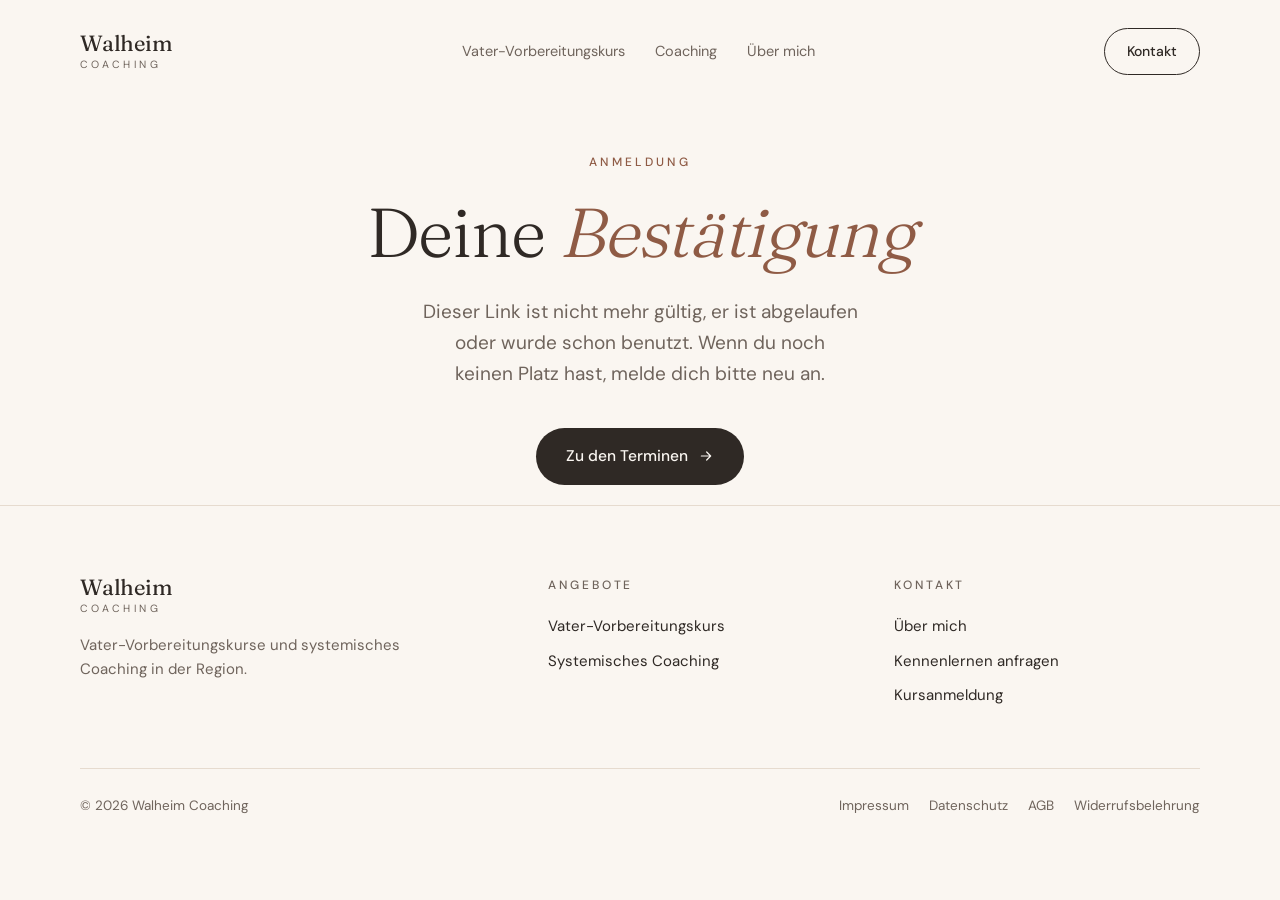
<file: bestaetigt.html>
<!DOCTYPE html>
<html lang="de"><head><meta charset="utf-8">
<meta name="viewport" content="width=device-width, initial-scale=1">
<meta name="robots" content="noindex, nofollow">
<title>Anmeldung bestätigt – Walheim Coaching</title>
<link rel="icon" href="data:,">
<link rel="preload" href="fonts/fraunces-latin-wght-normal.woff2" as="font" type="font/woff2" crossorigin>
<link rel="stylesheet" href="css/style.css"></head><body>
<svg width="0" height="0" style="position:absolute" aria-hidden="true"><symbol id="kamera" viewBox="0 0 24 24" fill="none" stroke="currentColor" stroke-width="1.6" stroke-linecap="round" stroke-linejoin="round"><path d="M4 8h3l1.6-2.4h6.8L17 8h3v11H4z"/><circle cx="12" cy="13.2" r="3.4"/></symbol><symbol id="pfeil" viewBox="0 0 24 24" fill="none" stroke="currentColor" stroke-width="1.8" stroke-linecap="round" stroke-linejoin="round"><path d="M5 12h14M13 6l6 6-6 6"/></symbol></svg>
<header class="kopf"><div class="wrap"><a class="logo" href="index.html">Walheim<small>Coaching</small></a>
<nav class="nav" id="nav" aria-label="Hauptnavigation"><a href="vorbereitungskurs.html">Vater-Vorbereitungskurs</a><a href="coaching.html">Coaching</a><a href="ueber-mich.html">Über mich</a></nav>
<a class="kopf-knopf" href="kontakt.html">Kontakt</a>
<button class="menue" type="button" aria-expanded="false" aria-controls="nav">Menü</button></div></header>
<main><section class="hero klein"><div class="wrap"><p class="kicker">Anmeldung</p><h1>Deine <em>Bestätigung</em></h1><div data-bestaetigung hidden="hidden"><p class="lead" data-fall="ok">Danke, deine Anmeldung ist bestätigt. Du bekommst gleich eine E-Mail mit allen Informationen.</p><p class="lead" data-fall="ungueltig" hidden>Dieser Link ist nicht mehr gültig, er ist abgelaufen oder wurde schon benutzt. Wenn du noch keinen Platz hast, melde dich bitte neu an.</p><p><a class="knopf" href="vorbereitungskurs.html#anmeldung">Zu den Terminen <svg aria-hidden="true"><use href="#pfeil"/></svg></a></p></div><noscript><p class="lead">Bitte aktiviere JavaScript, um die Bestätigung zu sehen.</p></noscript></div></section></main>
<footer class="fuss"><div class="wrap"><div class="fuss-raster">
<div><p class="logo">Walheim<small>Coaching</small></p><p>Vater-Vorbereitungskurse und systemisches Coaching in der Region.</p></div>
<div><h4>Angebote</h4><ul><li><a href="vorbereitungskurs.html">Vater-Vorbereitungskurs</a></li><li><a href="coaching.html">Systemisches Coaching</a></li></ul></div>
<div><h4>Kontakt</h4><ul><li><a href="ueber-mich.html">Über mich</a></li><li><a href="kontakt.html">Kennenlernen anfragen</a></li><li><a href="vorbereitungskurs.html#anmeldung">Kursanmeldung</a></li></ul></div></div>
<div class="fuss-unten"><span>© 2026 Walheim Coaching</span><nav><a href="impressum.html">Impressum</a><a href="datenschutz.html">Datenschutz</a><a href="agb.html">AGB</a><a href="widerruf.html">Widerrufsbelehrung</a></nav></div></div></footer>
<script src="js/main.js"></script></body></html>
</file>
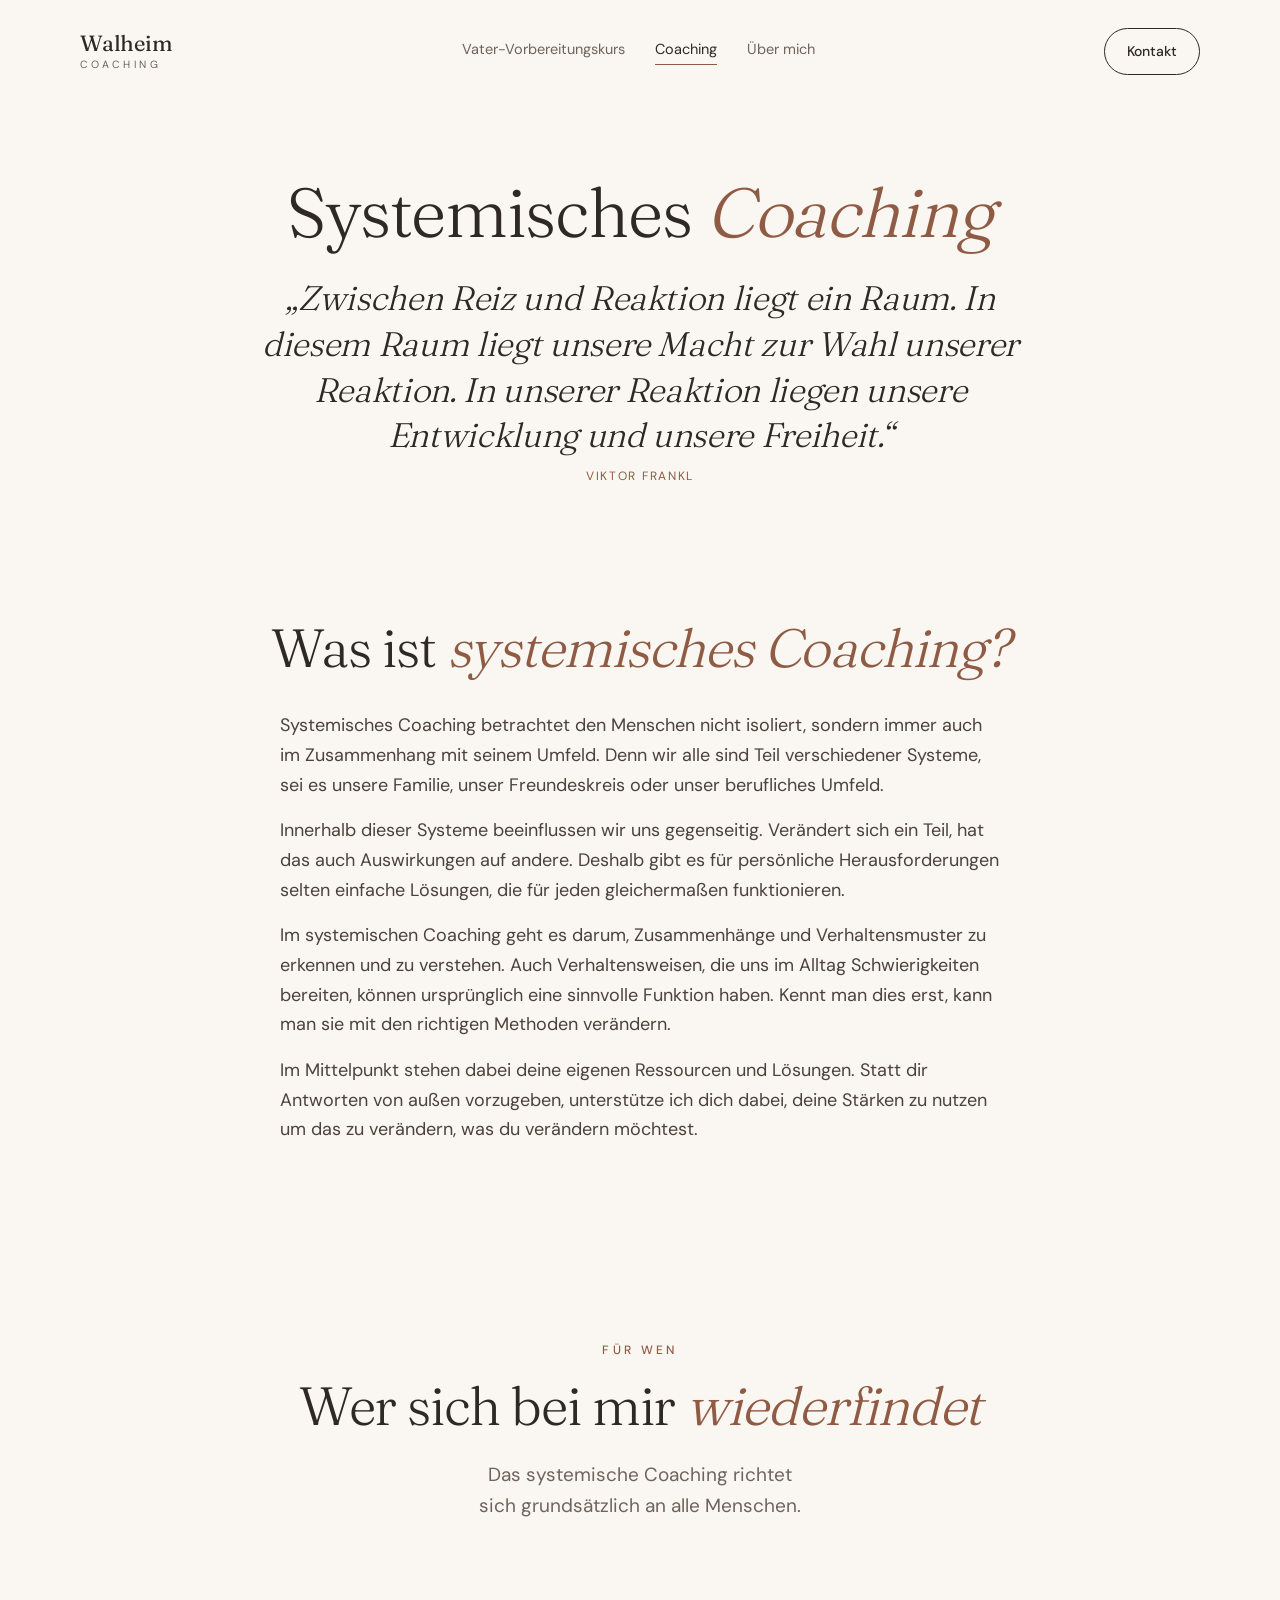
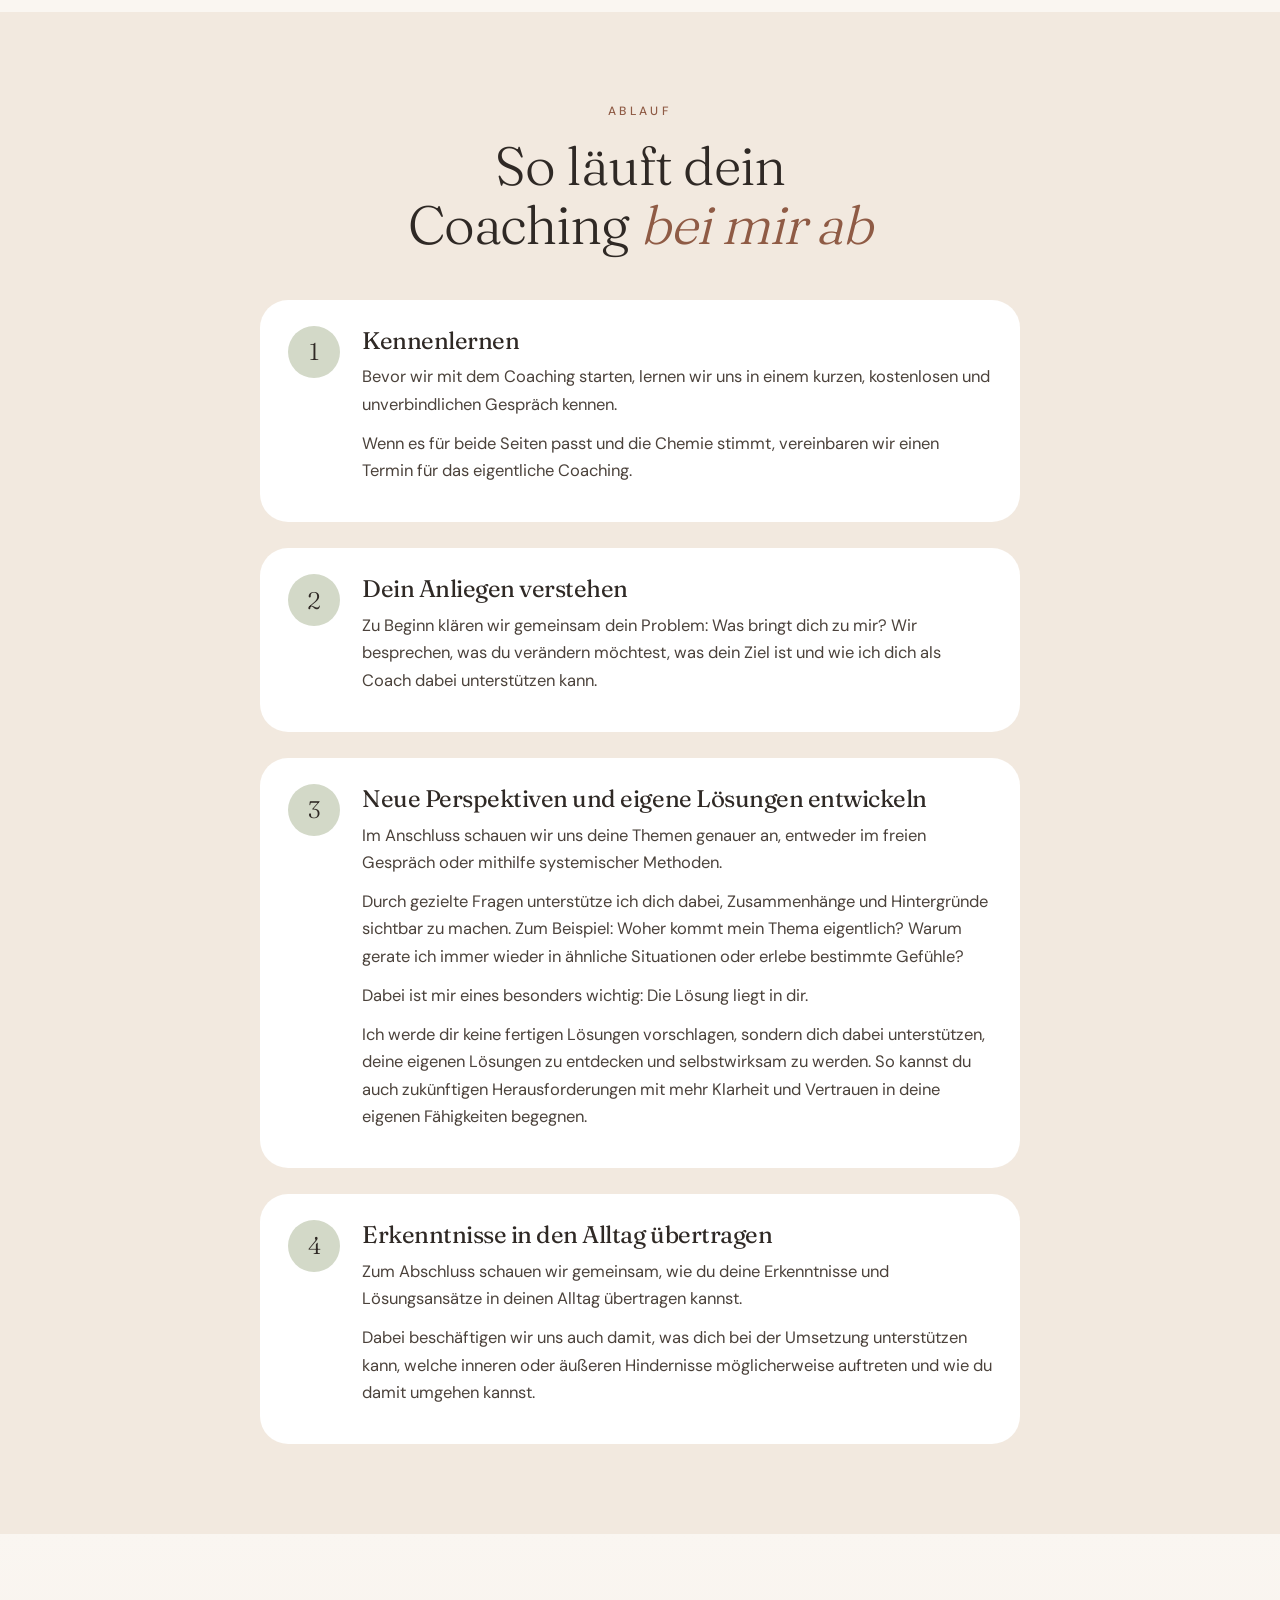
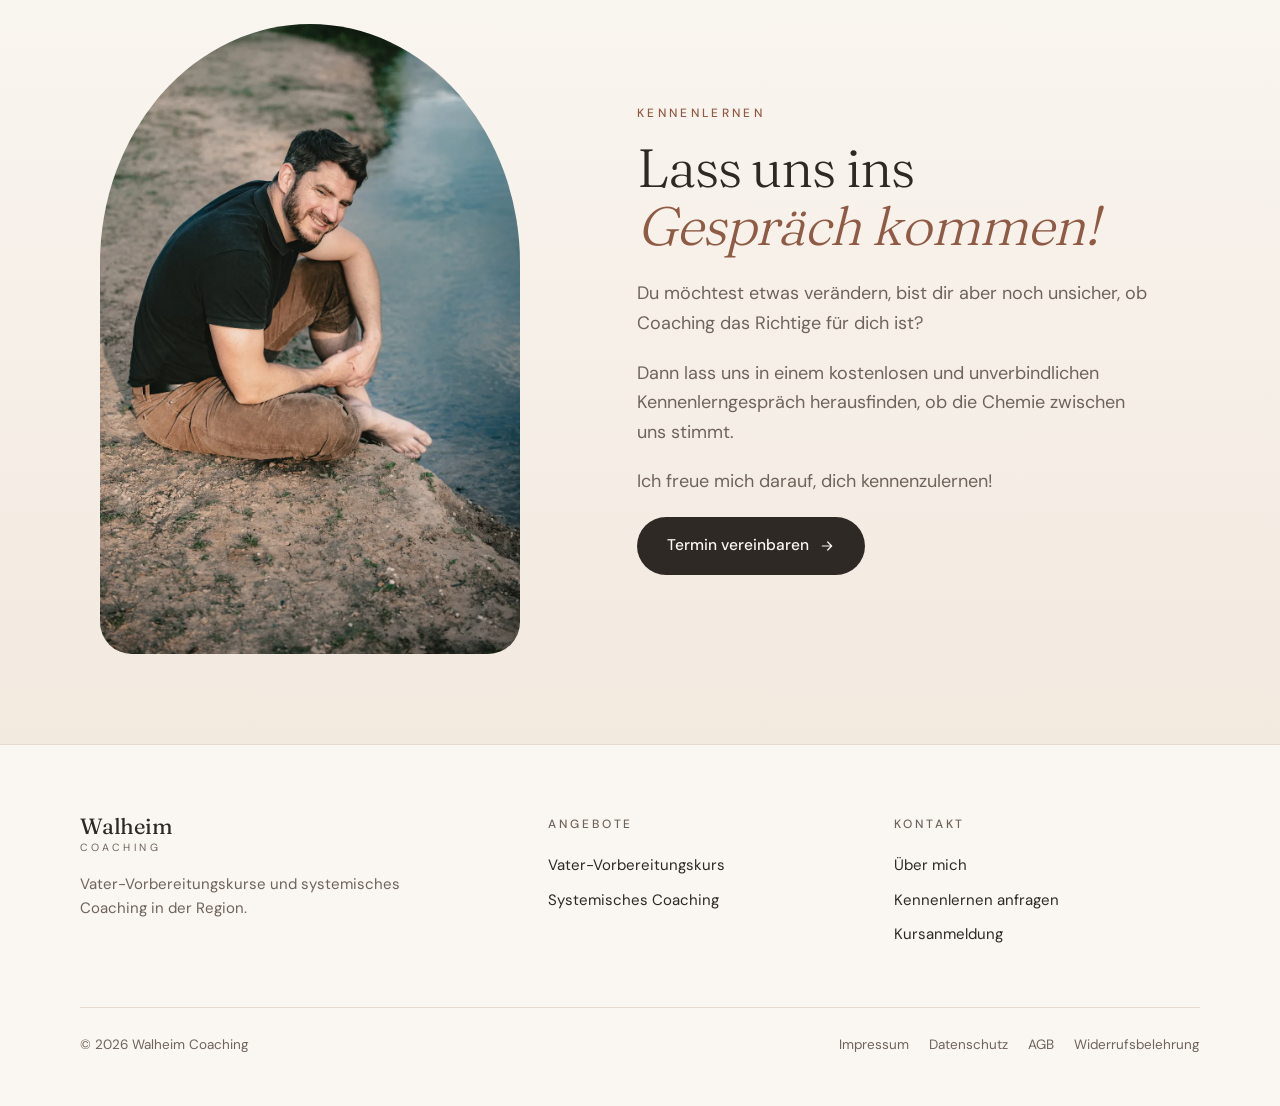
<file: coaching.html>
<!DOCTYPE html>
<html lang="de"><head><meta charset="utf-8">
<meta name="viewport" content="width=device-width, initial-scale=1">
<meta name="robots" content="noindex, nofollow">
<title>Systemisches Coaching – Walheim Coaching</title>
<link rel="icon" href="data:,">
<link rel="preload" href="fonts/fraunces-latin-wght-normal.woff2" as="font" type="font/woff2" crossorigin>
<link rel="stylesheet" href="css/style.css"></head><body>
<svg width="0" height="0" style="position:absolute" aria-hidden="true"><symbol id="kamera" viewBox="0 0 24 24" fill="none" stroke="currentColor" stroke-width="1.6" stroke-linecap="round" stroke-linejoin="round"><path d="M4 8h3l1.6-2.4h6.8L17 8h3v11H4z"/><circle cx="12" cy="13.2" r="3.4"/></symbol><symbol id="pfeil" viewBox="0 0 24 24" fill="none" stroke="currentColor" stroke-width="1.8" stroke-linecap="round" stroke-linejoin="round"><path d="M5 12h14M13 6l6 6-6 6"/></symbol></svg>
<header class="kopf"><div class="wrap"><a class="logo" href="index.html">Walheim<small>Coaching</small></a>
<nav class="nav" id="nav" aria-label="Hauptnavigation"><a href="vorbereitungskurs.html">Vater-Vorbereitungskurs</a><a href="coaching.html" aria-current="page">Coaching</a><a href="ueber-mich.html">Über mich</a></nav>
<a class="kopf-knopf" href="kontakt.html">Kontakt</a>
<button class="menue" type="button" aria-expanded="false" aria-controls="nav">Menü</button></div></header>
<main><section class="hero klein"><div class="wrap"><h1>Systemisches <em>Coaching</em></h1><blockquote class="frankl">„Zwischen Reiz und Reaktion liegt ein Raum. In diesem Raum liegt unsere Macht zur Wahl unserer Reaktion. In unserer Reaktion liegen unsere Entwicklung und unsere Freiheit.“</blockquote><p class="frankl-quelle">Viktor Frankl</p></div></section><section class="eng"><div class="wrap"><div class="schmal"><h2>Was ist <em>systemisches Coaching?</em></h2></div><div class="text-block"><p>Systemisches Coaching betrachtet den Menschen nicht isoliert, sondern immer auch im Zusammenhang mit seinem Umfeld. Denn wir alle sind Teil verschiedener Systeme, sei es unsere Familie, unser Freundeskreis oder unser berufliches Umfeld.</p><p>Innerhalb dieser Systeme beeinflussen wir uns gegenseitig. Verändert sich ein Teil, hat das auch Auswirkungen auf andere. Deshalb gibt es für persönliche Herausforderungen selten einfache Lösungen, die für jeden gleichermaßen funktionieren.</p><p>Im systemischen Coaching geht es darum, Zusammenhänge und Verhaltensmuster zu erkennen und zu verstehen. Auch Verhaltensweisen, die uns im Alltag Schwierigkeiten bereiten, können ursprünglich eine sinnvolle Funktion haben. Kennt man dies erst, kann man sie mit den richtigen Methoden verändern.</p><p>Im Mittelpunkt stehen dabei deine eigenen Ressourcen und Lösungen. Statt dir Antworten von außen vorzugeben, unterstütze ich dich dabei, deine Stärken zu nutzen um das zu verändern, was du verändern möchtest.</p></div></div></section><section class="eng "><div class="wrap"><div class="schmal"><p class="kicker">Für wen</p><h2>Wer sich bei mir <em>wiederfindet</em></h2><p class="lead">Das systemische Coaching richtet sich grundsätzlich an alle Menschen.</p></div></div></section><section class="eng kurs" id="ablauf"><div class="wrap"><div class="schmal"><p class="kicker">Ablauf</p><h2>So läuft dein Coaching <em>bei mir ab</em></h2></div><ol class="ablauf-liste"><li><span class="nr-kreis">1</span><div><h3>Kennenlernen</h3><p>Bevor wir mit dem Coaching starten, lernen wir uns in einem kurzen, kostenlosen und unverbindlichen Gespräch kennen.</p><p>Wenn es für beide Seiten passt und die Chemie stimmt, vereinbaren wir einen Termin für das eigentliche Coaching.</p></div></li><li><span class="nr-kreis">2</span><div><h3>Dein Anliegen verstehen</h3><p>Zu Beginn klären wir gemeinsam dein Problem: Was bringt dich zu mir? Wir besprechen, was du verändern möchtest, was dein Ziel ist und wie ich dich als Coach dabei unterstützen kann.</p></div></li><li><span class="nr-kreis">3</span><div><h3>Neue Perspektiven und eigene Lösungen entwickeln</h3><p>Im Anschluss schauen wir uns deine Themen genauer an, entweder im freien Gespräch oder mithilfe systemischer Methoden.</p><p>Durch gezielte Fragen unterstütze ich dich dabei, Zusammenhänge und Hintergründe sichtbar zu machen. Zum Beispiel: Woher kommt mein Thema eigentlich? Warum gerate ich immer wieder in ähnliche Situationen oder erlebe bestimmte Gefühle?</p><p>Dabei ist mir eines besonders wichtig: Die Lösung liegt in dir.</p><p>Ich werde dir keine fertigen Lösungen vorschlagen, sondern dich dabei unterstützen, deine eigenen Lösungen zu entdecken und selbstwirksam zu werden. So kannst du auch zukünftigen Herausforderungen mit mehr Klarheit und Vertrauen in deine eigenen Fähigkeiten begegnen.</p></div></li><li><span class="nr-kreis">4</span><div><h3>Erkenntnisse in den Alltag übertragen</h3><p>Zum Abschluss schauen wir gemeinsam, wie du deine Erkenntnisse und Lösungsansätze in deinen Alltag übertragen kannst.</p><p>Dabei beschäftigen wir uns auch damit, was dich bei der Umsetzung unterstützen kann, welche inneren oder äußeren Hindernisse möglicherweise auftreten und wie du damit umgehen kannst.</p></div></li></ol></div></section><section class="eng ich" id="kennenlernen"><div class="wrap ich-raster"><div class="bild leinen weg"><img src="img/thomas-gespraech.webp" alt="Thomas Walheim sitzt lächelnd am Ufer eines Flusses" width="1000" height="1500" style="object-position:50% 28%" loading="lazy" decoding="async"></div><div class="ich-text ich-seite"><p class="kicker">Kennenlernen</p><h2>Lass uns ins <em>Gespräch kommen!</em></h2><p>Du möchtest etwas verändern, bist dir aber noch unsicher, ob Coaching das Richtige für dich ist?</p><p>Dann lass uns in einem kostenlosen und unverbindlichen Kennenlerngespräch herausfinden, ob die Chemie zwischen uns stimmt.</p><p>Ich freue mich darauf, dich kennenzulernen!</p><div class="knoepfe ich-link"><a class="knopf" href="kontakt.html">Termin vereinbaren <svg aria-hidden="true"><use href="#pfeil"/></svg></a></div></div></div></section></main>
<footer class="fuss"><div class="wrap"><div class="fuss-raster">
<div><p class="logo">Walheim<small>Coaching</small></p><p>Vater-Vorbereitungskurse und systemisches Coaching in der Region.</p></div>
<div><h4>Angebote</h4><ul><li><a href="vorbereitungskurs.html">Vater-Vorbereitungskurs</a></li><li><a href="coaching.html">Systemisches Coaching</a></li></ul></div>
<div><h4>Kontakt</h4><ul><li><a href="ueber-mich.html">Über mich</a></li><li><a href="kontakt.html">Kennenlernen anfragen</a></li><li><a href="vorbereitungskurs.html#anmeldung">Kursanmeldung</a></li></ul></div></div>
<div class="fuss-unten"><span>© 2026 Walheim Coaching</span><nav><a href="impressum.html">Impressum</a><a href="datenschutz.html">Datenschutz</a><a href="agb.html">AGB</a><a href="widerruf.html">Widerrufsbelehrung</a></nav></div></div></footer>
<script src="js/main.js"></script></body></html>
</file>
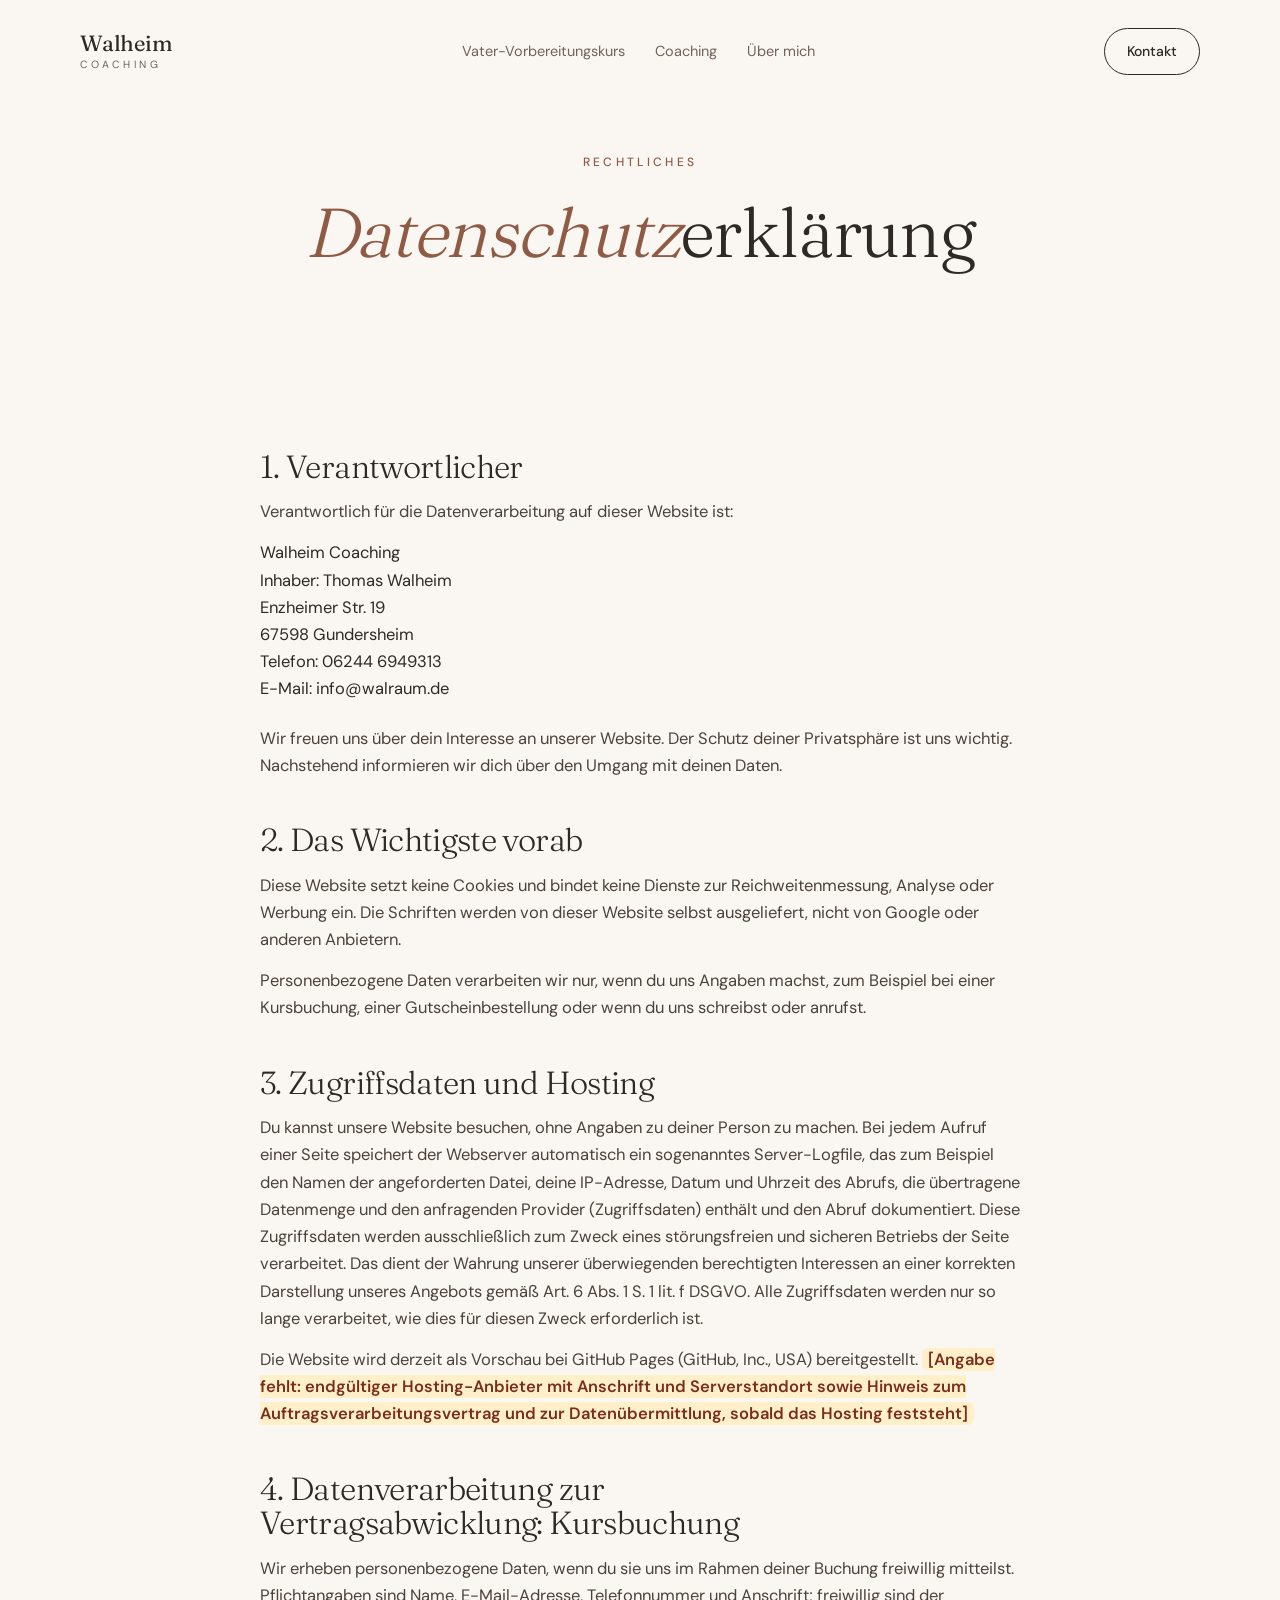
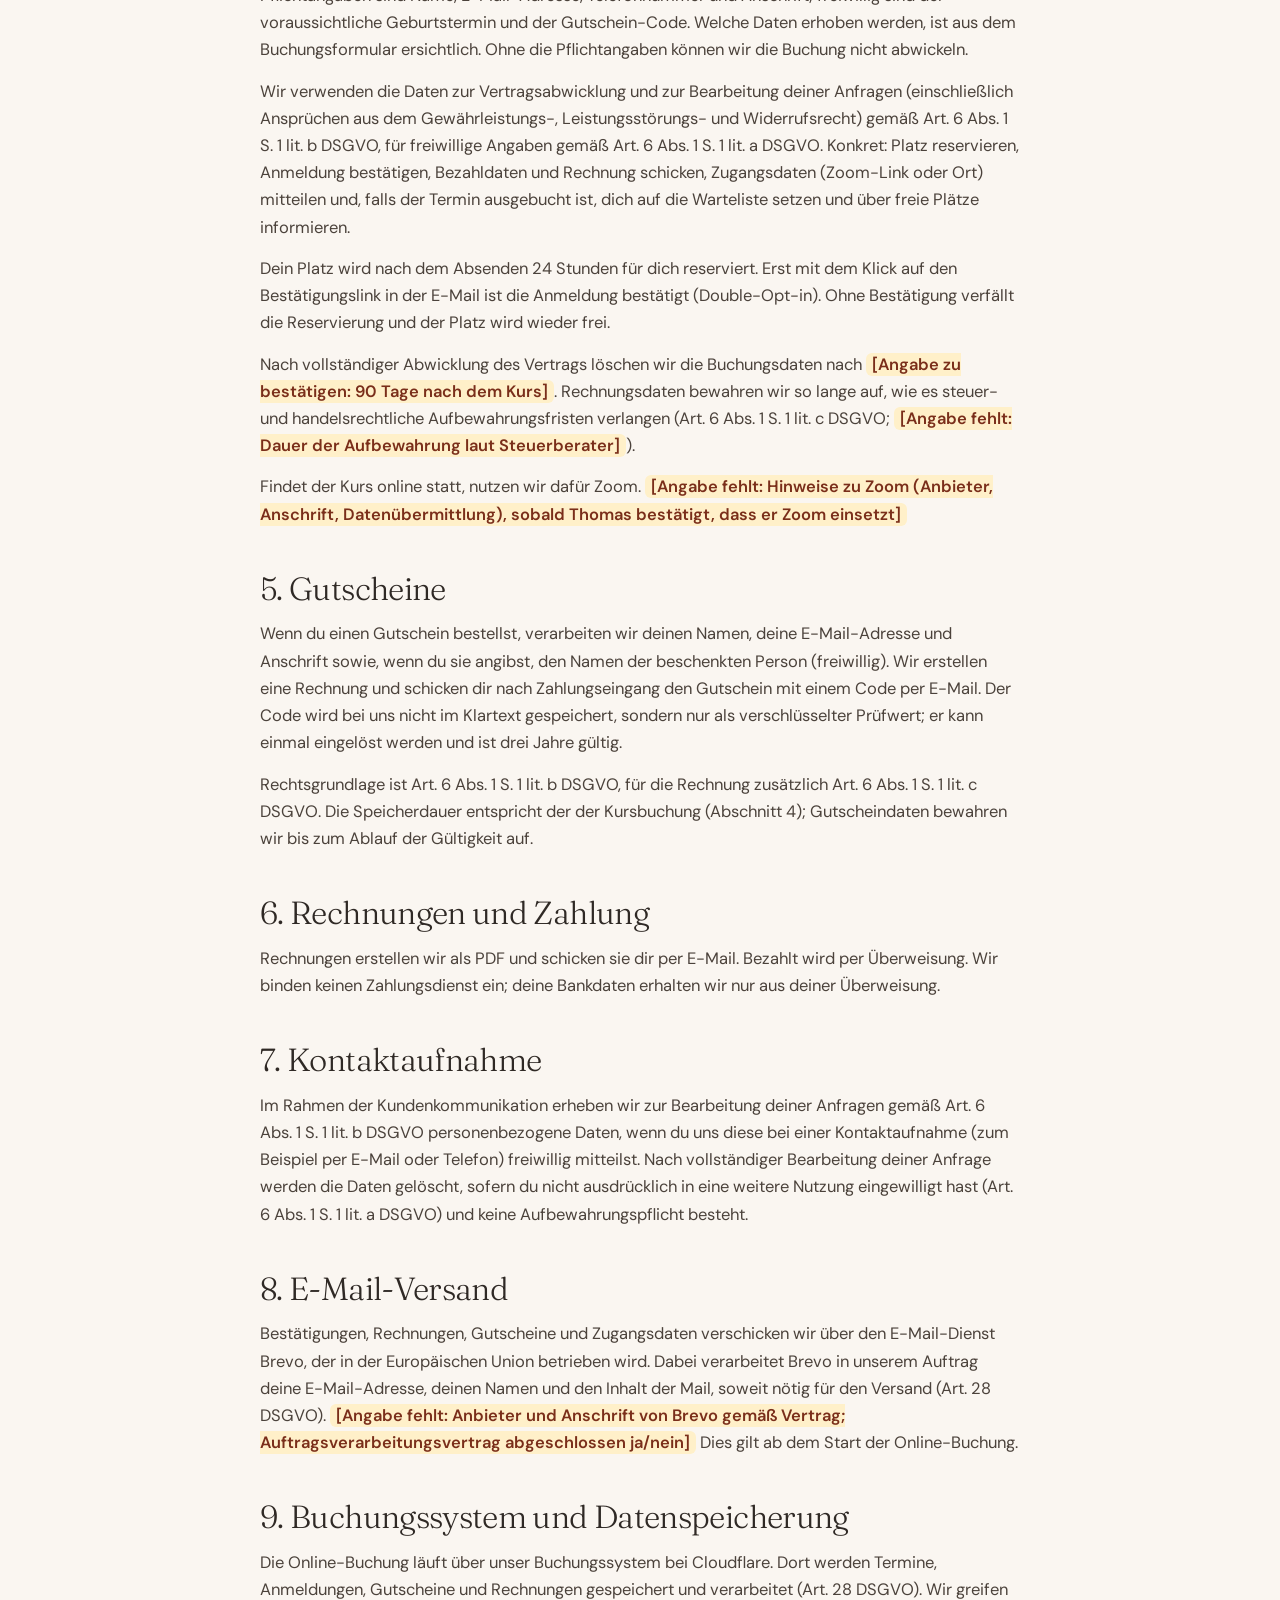
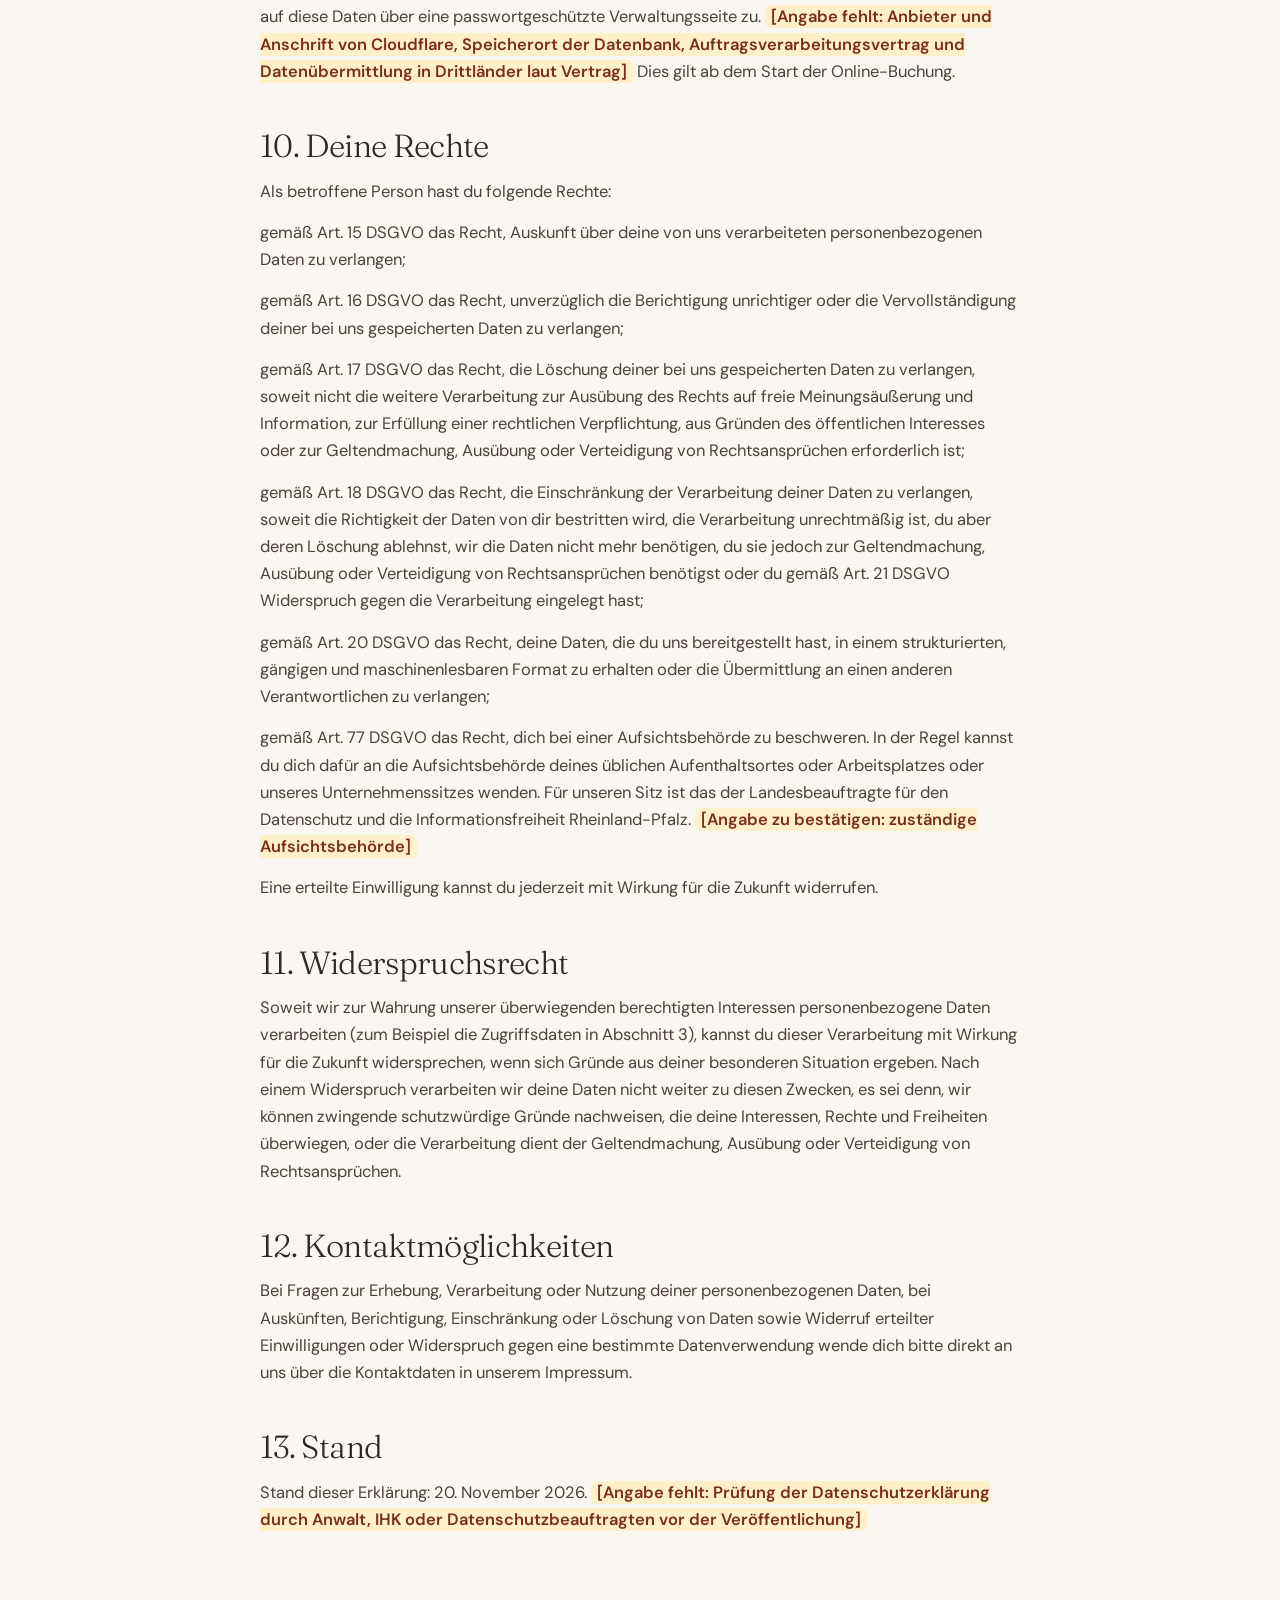
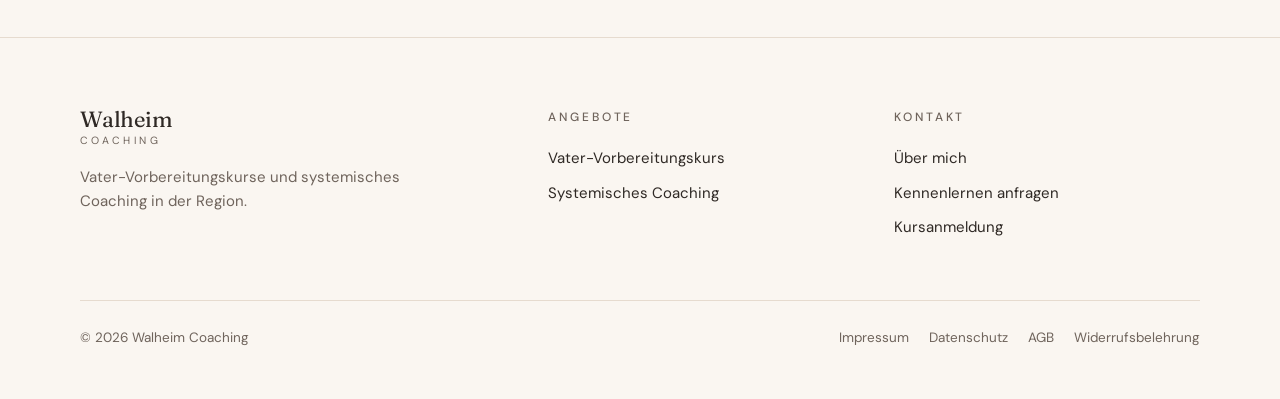
<file: datenschutz.html>
<!DOCTYPE html>
<html lang="de"><head><meta charset="utf-8">
<meta name="viewport" content="width=device-width, initial-scale=1">
<meta name="robots" content="noindex, nofollow">
<title>Datenschutz – Walheim Coaching</title>
<link rel="icon" href="data:,">
<link rel="preload" href="fonts/fraunces-latin-wght-normal.woff2" as="font" type="font/woff2" crossorigin>
<link rel="stylesheet" href="css/style.css"></head><body>
<svg width="0" height="0" style="position:absolute" aria-hidden="true"><symbol id="kamera" viewBox="0 0 24 24" fill="none" stroke="currentColor" stroke-width="1.6" stroke-linecap="round" stroke-linejoin="round"><path d="M4 8h3l1.6-2.4h6.8L17 8h3v11H4z"/><circle cx="12" cy="13.2" r="3.4"/></symbol><symbol id="pfeil" viewBox="0 0 24 24" fill="none" stroke="currentColor" stroke-width="1.8" stroke-linecap="round" stroke-linejoin="round"><path d="M5 12h14M13 6l6 6-6 6"/></symbol></svg>
<header class="kopf"><div class="wrap"><a class="logo" href="index.html">Walheim<small>Coaching</small></a>
<nav class="nav" id="nav" aria-label="Hauptnavigation"><a href="vorbereitungskurs.html">Vater-Vorbereitungskurs</a><a href="coaching.html">Coaching</a><a href="ueber-mich.html">Über mich</a></nav>
<a class="kopf-knopf" href="kontakt.html">Kontakt</a>
<button class="menue" type="button" aria-expanded="false" aria-controls="nav">Menü</button></div></header>
<main><section class="hero klein"><div class="wrap"><p class="kicker">Rechtliches</p><h1><em>Datenschutz</em>erklärung</h1></div></section><section class="eng"><div class="wrap"><article class="rechtstext"><h2>1. Verantwortlicher</h2><p>Verantwortlich für die Datenverarbeitung auf dieser Website ist:</p><p class="adresse">Walheim Coaching<br>Inhaber: Thomas Walheim<br>Enzheimer Str. 19<br>67598 Gundersheim<br>Telefon: 06244 6949313<br>E-Mail: info@walraum.de</p><p>Wir freuen uns über dein Interesse an unserer Website. Der Schutz deiner Privatsphäre ist uns wichtig. Nachstehend informieren wir dich über den Umgang mit deinen Daten.</p><h2>2. Das Wichtigste vorab</h2><p>Diese Website setzt keine Cookies und bindet keine Dienste zur Reichweitenmessung, Analyse oder Werbung ein. Die Schriften werden von dieser Website selbst ausgeliefert, nicht von Google oder anderen Anbietern.</p><p>Personenbezogene Daten verarbeiten wir nur, wenn du uns Angaben machst, zum Beispiel bei einer Kursbuchung, einer Gutscheinbestellung oder wenn du uns schreibst oder anrufst.</p><h2>3. Zugriffsdaten und Hosting</h2><p>Du kannst unsere Website besuchen, ohne Angaben zu deiner Person zu machen. Bei jedem Aufruf einer Seite speichert der Webserver automatisch ein sogenanntes Server-Logfile, das zum Beispiel den Namen der angeforderten Datei, deine IP-Adresse, Datum und Uhrzeit des Abrufs, die übertragene Datenmenge und den anfragenden Provider (Zugriffsdaten) enthält und den Abruf dokumentiert. Diese Zugriffsdaten werden ausschließlich zum Zweck eines störungsfreien und sicheren Betriebs der Seite verarbeitet. Das dient der Wahrung unserer überwiegenden berechtigten Interessen an einer korrekten Darstellung unseres Angebots gemäß Art. 6 Abs. 1 S. 1 lit. f DSGVO. Alle Zugriffsdaten werden nur so lange verarbeitet, wie dies für diesen Zweck erforderlich ist.</p><p>Die Website wird derzeit als Vorschau bei GitHub Pages (GitHub, Inc., USA) bereitgestellt. <mark class="luecke">[Angabe fehlt: endgültiger Hosting-Anbieter mit Anschrift und Serverstandort sowie Hinweis zum Auftragsverarbeitungsvertrag und zur Datenübermittlung, sobald das Hosting feststeht]</mark></p><h2>4. Datenverarbeitung zur Vertragsabwicklung: Kursbuchung</h2><p>Wir erheben personenbezogene Daten, wenn du sie uns im Rahmen deiner Buchung freiwillig mitteilst. Pflichtangaben sind Name, E-Mail-Adresse, Telefonnummer und Anschrift; freiwillig sind der voraussichtliche Geburtstermin und der Gutschein-Code. Welche Daten erhoben werden, ist aus dem Buchungsformular ersichtlich. Ohne die Pflichtangaben können wir die Buchung nicht abwickeln.</p><p>Wir verwenden die Daten zur Vertragsabwicklung und zur Bearbeitung deiner Anfragen (einschließlich Ansprüchen aus dem Gewährleistungs-, Leistungsstörungs- und Widerrufsrecht) gemäß Art. 6 Abs. 1 S. 1 lit. b DSGVO, für freiwillige Angaben gemäß Art. 6 Abs. 1 S. 1 lit. a DSGVO. Konkret: Platz reservieren, Anmeldung bestätigen, Bezahldaten und Rechnung schicken, Zugangsdaten (Zoom-Link oder Ort) mitteilen und, falls der Termin ausgebucht ist, dich auf die Warteliste setzen und über freie Plätze informieren.</p><p>Dein Platz wird nach dem Absenden 24 Stunden für dich reserviert. Erst mit dem Klick auf den Bestätigungslink in der E-Mail ist die Anmeldung bestätigt (Double-Opt-in). Ohne Bestätigung verfällt die Reservierung und der Platz wird wieder frei.</p><p>Nach vollständiger Abwicklung des Vertrags löschen wir die Buchungsdaten nach <mark class="luecke">[Angabe zu bestätigen: 90 Tage nach dem Kurs]</mark>. Rechnungsdaten bewahren wir so lange auf, wie es steuer- und handelsrechtliche Aufbewahrungsfristen verlangen (Art. 6 Abs. 1 S. 1 lit. c DSGVO; <mark class="luecke">[Angabe fehlt: Dauer der Aufbewahrung laut Steuerberater]</mark>).</p><p>Findet der Kurs online statt, nutzen wir dafür Zoom. <mark class="luecke">[Angabe fehlt: Hinweise zu Zoom (Anbieter, Anschrift, Datenübermittlung), sobald Thomas bestätigt, dass er Zoom einsetzt]</mark></p><h2>5. Gutscheine</h2><p>Wenn du einen Gutschein bestellst, verarbeiten wir deinen Namen, deine E-Mail-Adresse und Anschrift sowie, wenn du sie angibst, den Namen der beschenkten Person (freiwillig). Wir erstellen eine Rechnung und schicken dir nach Zahlungseingang den Gutschein mit einem Code per E-Mail. Der Code wird bei uns nicht im Klartext gespeichert, sondern nur als verschlüsselter Prüfwert; er kann einmal eingelöst werden und ist drei Jahre gültig.</p><p>Rechtsgrundlage ist Art. 6 Abs. 1 S. 1 lit. b DSGVO, für die Rechnung zusätzlich Art. 6 Abs. 1 S. 1 lit. c DSGVO. Die Speicherdauer entspricht der der Kursbuchung (Abschnitt 4); Gutscheindaten bewahren wir bis zum Ablauf der Gültigkeit auf.</p><h2>6. Rechnungen und Zahlung</h2><p>Rechnungen erstellen wir als PDF und schicken sie dir per E-Mail. Bezahlt wird per Überweisung. Wir binden keinen Zahlungsdienst ein; deine Bankdaten erhalten wir nur aus deiner Überweisung.</p><h2>7. Kontaktaufnahme</h2><p>Im Rahmen der Kundenkommunikation erheben wir zur Bearbeitung deiner Anfragen gemäß Art. 6 Abs. 1 S. 1 lit. b DSGVO personenbezogene Daten, wenn du uns diese bei einer Kontaktaufnahme (zum Beispiel per E-Mail oder Telefon) freiwillig mitteilst. Nach vollständiger Bearbeitung deiner Anfrage werden die Daten gelöscht, sofern du nicht ausdrücklich in eine weitere Nutzung eingewilligt hast (Art. 6 Abs. 1 S. 1 lit. a DSGVO) und keine Aufbewahrungspflicht besteht.</p><h2>8. E-Mail-Versand</h2><p>Bestätigungen, Rechnungen, Gutscheine und Zugangsdaten verschicken wir über den E-Mail-Dienst Brevo, der in der Europäischen Union betrieben wird. Dabei verarbeitet Brevo in unserem Auftrag deine E-Mail-Adresse, deinen Namen und den Inhalt der Mail, soweit nötig für den Versand (Art. 28 DSGVO). <mark class="luecke">[Angabe fehlt: Anbieter und Anschrift von Brevo gemäß Vertrag; Auftragsverarbeitungsvertrag abgeschlossen ja/nein]</mark> Dies gilt ab dem Start der Online-Buchung.</p><h2>9. Buchungssystem und Datenspeicherung</h2><p>Die Online-Buchung läuft über unser Buchungssystem bei Cloudflare. Dort werden Termine, Anmeldungen, Gutscheine und Rechnungen gespeichert und verarbeitet (Art. 28 DSGVO). Wir greifen auf diese Daten über eine passwortgeschützte Verwaltungsseite zu. <mark class="luecke">[Angabe fehlt: Anbieter und Anschrift von Cloudflare, Speicherort der Datenbank, Auftragsverarbeitungsvertrag und Datenübermittlung in Drittländer laut Vertrag]</mark> Dies gilt ab dem Start der Online-Buchung.</p><h2>10. Deine Rechte</h2><p>Als betroffene Person hast du folgende Rechte:</p><p>gemäß Art. 15 DSGVO das Recht, Auskunft über deine von uns verarbeiteten personenbezogenen Daten zu verlangen;</p><p>gemäß Art. 16 DSGVO das Recht, unverzüglich die Berichtigung unrichtiger oder die Vervollständigung deiner bei uns gespeicherten Daten zu verlangen;</p><p>gemäß Art. 17 DSGVO das Recht, die Löschung deiner bei uns gespeicherten Daten zu verlangen, soweit nicht die weitere Verarbeitung zur Ausübung des Rechts auf freie Meinungsäußerung und Information, zur Erfüllung einer rechtlichen Verpflichtung, aus Gründen des öffentlichen Interesses oder zur Geltendmachung, Ausübung oder Verteidigung von Rechtsansprüchen erforderlich ist;</p><p>gemäß Art. 18 DSGVO das Recht, die Einschränkung der Verarbeitung deiner Daten zu verlangen, soweit die Richtigkeit der Daten von dir bestritten wird, die Verarbeitung unrechtmäßig ist, du aber deren Löschung ablehnst, wir die Daten nicht mehr benötigen, du sie jedoch zur Geltendmachung, Ausübung oder Verteidigung von Rechtsansprüchen benötigst oder du gemäß Art. 21 DSGVO Widerspruch gegen die Verarbeitung eingelegt hast;</p><p>gemäß Art. 20 DSGVO das Recht, deine Daten, die du uns bereitgestellt hast, in einem strukturierten, gängigen und maschinenlesbaren Format zu erhalten oder die Übermittlung an einen anderen Verantwortlichen zu verlangen;</p><p>gemäß Art. 77 DSGVO das Recht, dich bei einer Aufsichtsbehörde zu beschweren. In der Regel kannst du dich dafür an die Aufsichtsbehörde deines üblichen Aufenthaltsortes oder Arbeitsplatzes oder unseres Unternehmenssitzes wenden. Für unseren Sitz ist das der Landesbeauftragte für den Datenschutz und die Informationsfreiheit Rheinland-Pfalz. <mark class="luecke">[Angabe zu bestätigen: zuständige Aufsichtsbehörde]</mark></p><p>Eine erteilte Einwilligung kannst du jederzeit mit Wirkung für die Zukunft widerrufen.</p><h2>11. Widerspruchsrecht</h2><p>Soweit wir zur Wahrung unserer überwiegenden berechtigten Interessen personenbezogene Daten verarbeiten (zum Beispiel die Zugriffsdaten in Abschnitt 3), kannst du dieser Verarbeitung mit Wirkung für die Zukunft widersprechen, wenn sich Gründe aus deiner besonderen Situation ergeben. Nach einem Widerspruch verarbeiten wir deine Daten nicht weiter zu diesen Zwecken, es sei denn, wir können zwingende schutzwürdige Gründe nachweisen, die deine Interessen, Rechte und Freiheiten überwiegen, oder die Verarbeitung dient der Geltendmachung, Ausübung oder Verteidigung von Rechtsansprüchen.</p><h2>12. Kontaktmöglichkeiten</h2><p>Bei Fragen zur Erhebung, Verarbeitung oder Nutzung deiner personenbezogenen Daten, bei Auskünften, Berichtigung, Einschränkung oder Löschung von Daten sowie Widerruf erteilter Einwilligungen oder Widerspruch gegen eine bestimmte Datenverwendung wende dich bitte direkt an uns über die Kontaktdaten in unserem Impressum.</p><h2>13. Stand</h2><p>Stand dieser Erklärung: 20. November 2026. <mark class="luecke">[Angabe fehlt: Prüfung der Datenschutzerklärung durch Anwalt, IHK oder Datenschutzbeauftragten vor der Veröffentlichung]</mark></p></article></div></section></main>
<footer class="fuss"><div class="wrap"><div class="fuss-raster">
<div><p class="logo">Walheim<small>Coaching</small></p><p>Vater-Vorbereitungskurse und systemisches Coaching in der Region.</p></div>
<div><h4>Angebote</h4><ul><li><a href="vorbereitungskurs.html">Vater-Vorbereitungskurs</a></li><li><a href="coaching.html">Systemisches Coaching</a></li></ul></div>
<div><h4>Kontakt</h4><ul><li><a href="ueber-mich.html">Über mich</a></li><li><a href="kontakt.html">Kennenlernen anfragen</a></li><li><a href="vorbereitungskurs.html#anmeldung">Kursanmeldung</a></li></ul></div></div>
<div class="fuss-unten"><span>© 2026 Walheim Coaching</span><nav><a href="impressum.html">Impressum</a><a href="datenschutz.html">Datenschutz</a><a href="agb.html">AGB</a><a href="widerruf.html">Widerrufsbelehrung</a></nav></div></div></footer>
<script src="js/main.js"></script></body></html>
</file>
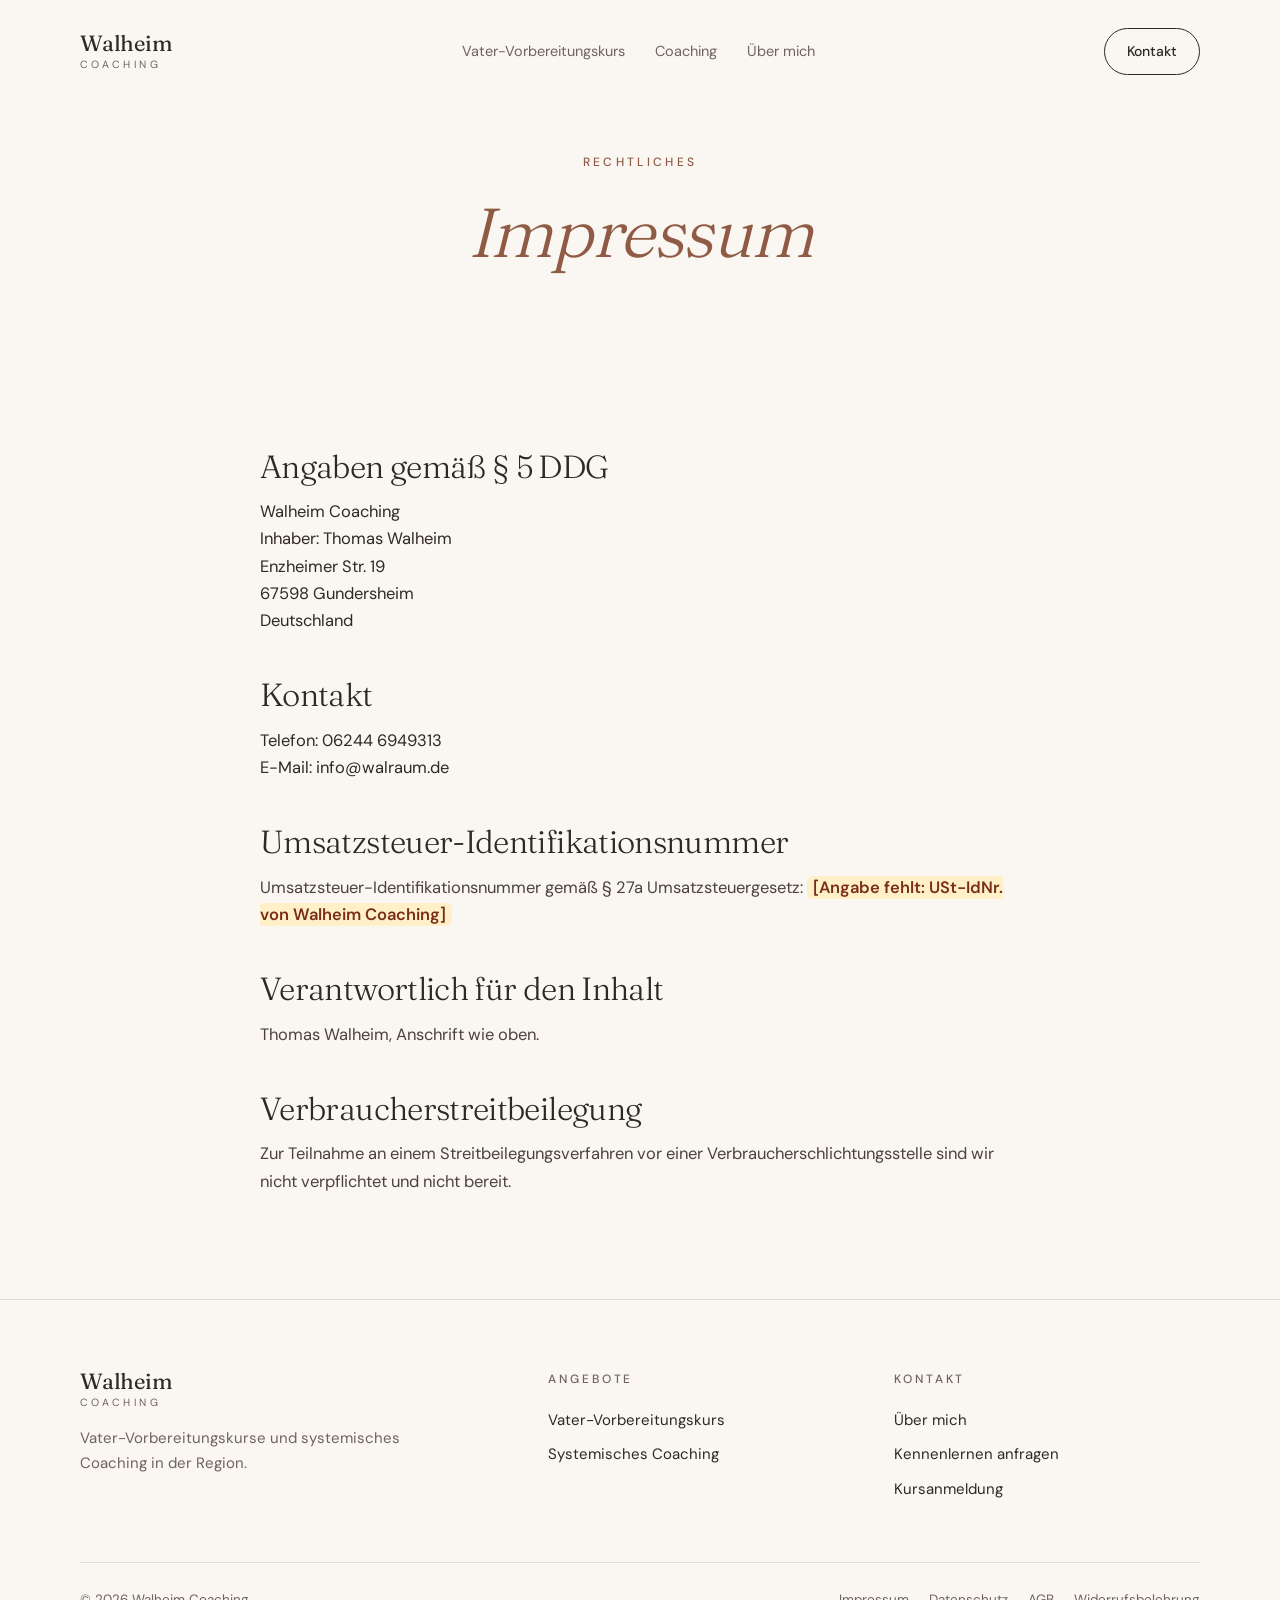
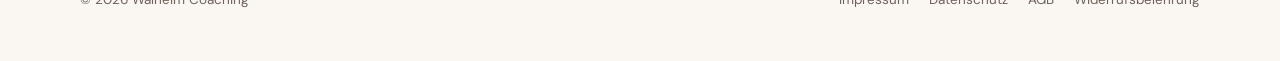
<file: impressum.html>
<!DOCTYPE html>
<html lang="de"><head><meta charset="utf-8">
<meta name="viewport" content="width=device-width, initial-scale=1">
<meta name="robots" content="noindex, nofollow">
<title>Impressum – Walheim Coaching</title>
<link rel="icon" href="data:,">
<link rel="preload" href="fonts/fraunces-latin-wght-normal.woff2" as="font" type="font/woff2" crossorigin>
<link rel="stylesheet" href="css/style.css"></head><body>
<svg width="0" height="0" style="position:absolute" aria-hidden="true"><symbol id="kamera" viewBox="0 0 24 24" fill="none" stroke="currentColor" stroke-width="1.6" stroke-linecap="round" stroke-linejoin="round"><path d="M4 8h3l1.6-2.4h6.8L17 8h3v11H4z"/><circle cx="12" cy="13.2" r="3.4"/></symbol><symbol id="pfeil" viewBox="0 0 24 24" fill="none" stroke="currentColor" stroke-width="1.8" stroke-linecap="round" stroke-linejoin="round"><path d="M5 12h14M13 6l6 6-6 6"/></symbol></svg>
<header class="kopf"><div class="wrap"><a class="logo" href="index.html">Walheim<small>Coaching</small></a>
<nav class="nav" id="nav" aria-label="Hauptnavigation"><a href="vorbereitungskurs.html">Vater-Vorbereitungskurs</a><a href="coaching.html">Coaching</a><a href="ueber-mich.html">Über mich</a></nav>
<a class="kopf-knopf" href="kontakt.html">Kontakt</a>
<button class="menue" type="button" aria-expanded="false" aria-controls="nav">Menü</button></div></header>
<main><section class="hero klein"><div class="wrap"><p class="kicker">Rechtliches</p><h1><em>Impressum</em></h1></div></section><section class="eng"><div class="wrap"><article class="rechtstext"><h2>Angaben gemäß § 5 DDG</h2><p class="adresse">Walheim Coaching<br>Inhaber: Thomas Walheim<br>Enzheimer Str. 19<br>67598 Gundersheim<br>Deutschland</p><h2>Kontakt</h2><p class="adresse">Telefon: 06244 6949313<br>E-Mail: info@walraum.de</p><h2>Umsatzsteuer-Identifikationsnummer</h2><p>Umsatzsteuer-Identifikationsnummer gemäß § 27a Umsatzsteuergesetz: <mark class="luecke">[Angabe fehlt: USt-IdNr. von Walheim Coaching]</mark></p><h2>Verantwortlich für den Inhalt</h2><p>Thomas Walheim, Anschrift wie oben.</p><h2>Verbraucherstreitbeilegung</h2><p>Zur Teilnahme an einem Streitbeilegungsverfahren vor einer Verbraucherschlichtungsstelle sind wir nicht verpflichtet und nicht bereit.</p></article></div></section></main>
<footer class="fuss"><div class="wrap"><div class="fuss-raster">
<div><p class="logo">Walheim<small>Coaching</small></p><p>Vater-Vorbereitungskurse und systemisches Coaching in der Region.</p></div>
<div><h4>Angebote</h4><ul><li><a href="vorbereitungskurs.html">Vater-Vorbereitungskurs</a></li><li><a href="coaching.html">Systemisches Coaching</a></li></ul></div>
<div><h4>Kontakt</h4><ul><li><a href="ueber-mich.html">Über mich</a></li><li><a href="kontakt.html">Kennenlernen anfragen</a></li><li><a href="vorbereitungskurs.html#anmeldung">Kursanmeldung</a></li></ul></div></div>
<div class="fuss-unten"><span>© 2026 Walheim Coaching</span><nav><a href="impressum.html">Impressum</a><a href="datenschutz.html">Datenschutz</a><a href="agb.html">AGB</a><a href="widerruf.html">Widerrufsbelehrung</a></nav></div></div></footer>
<script src="js/main.js"></script></body></html>
</file>
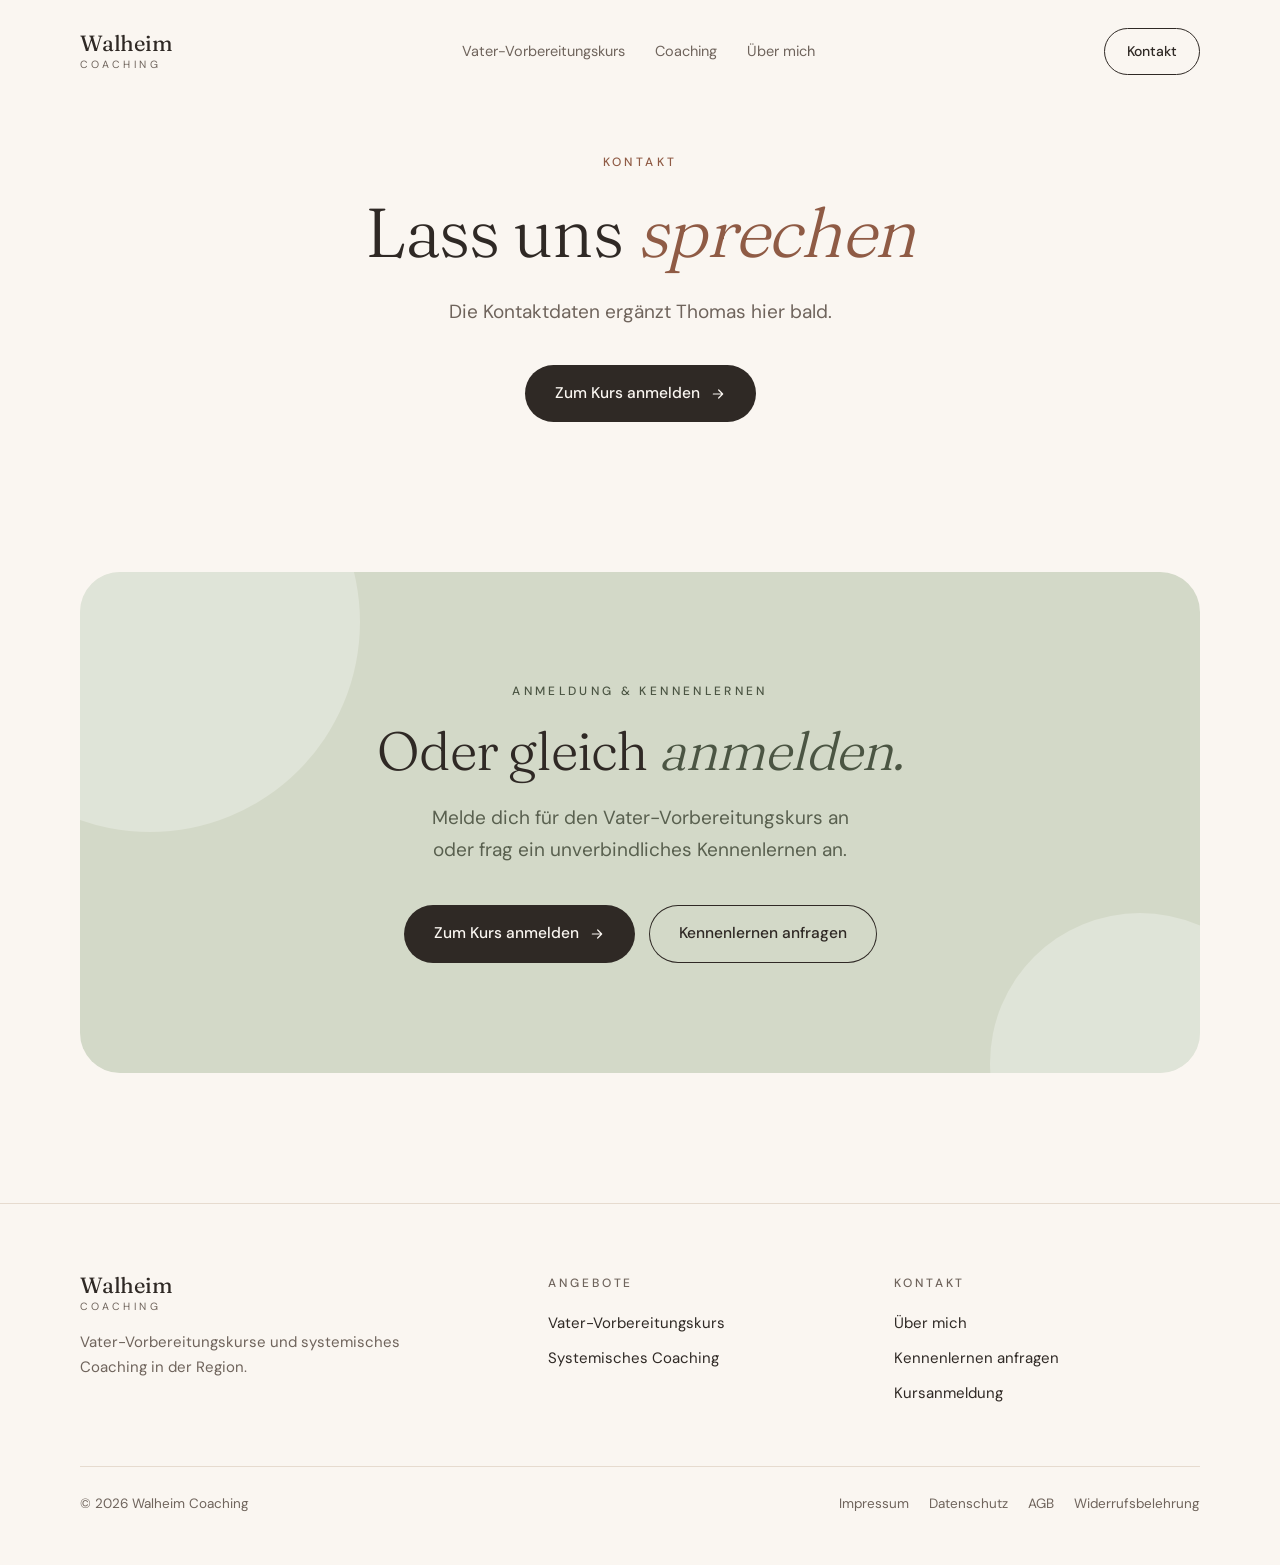
<file: kontakt.html>
<!DOCTYPE html>
<html lang="de"><head><meta charset="utf-8">
<meta name="viewport" content="width=device-width, initial-scale=1">
<meta name="robots" content="noindex, nofollow">
<title>Kontakt – Walheim Coaching</title>
<link rel="icon" href="data:,">
<link rel="preload" href="fonts/fraunces-latin-wght-normal.woff2" as="font" type="font/woff2" crossorigin>
<link rel="stylesheet" href="css/style.css"></head><body>
<svg width="0" height="0" style="position:absolute" aria-hidden="true"><symbol id="kamera" viewBox="0 0 24 24" fill="none" stroke="currentColor" stroke-width="1.6" stroke-linecap="round" stroke-linejoin="round"><path d="M4 8h3l1.6-2.4h6.8L17 8h3v11H4z"/><circle cx="12" cy="13.2" r="3.4"/></symbol><symbol id="pfeil" viewBox="0 0 24 24" fill="none" stroke="currentColor" stroke-width="1.8" stroke-linecap="round" stroke-linejoin="round"><path d="M5 12h14M13 6l6 6-6 6"/></symbol></svg>
<header class="kopf"><div class="wrap"><a class="logo" href="index.html">Walheim<small>Coaching</small></a>
<nav class="nav" id="nav" aria-label="Hauptnavigation"><a href="vorbereitungskurs.html">Vater-Vorbereitungskurs</a><a href="coaching.html">Coaching</a><a href="ueber-mich.html">Über mich</a></nav>
<a class="kopf-knopf" href="kontakt.html">Kontakt</a>
<button class="menue" type="button" aria-expanded="false" aria-controls="nav">Menü</button></div></header>
<main><section class="hero klein"><div class="wrap"><p class="kicker">Kontakt</p><h1>Lass uns <em>sprechen</em></h1><p class="lead">Die Kontaktdaten ergänzt Thomas hier bald.</p><div class="knoepfe"><a class="knopf" href="vorbereitungskurs.html#anmeldung">Zum Kurs anmelden <svg aria-hidden="true"><use href="#pfeil"/></svg></a></div></div></section><section class="cta"><div class="wrap"><div class="cta-box"><p class="kicker">Anmeldung &amp; Kennenlernen</p><h2>Oder gleich <em>anmelden.</em></h2><p class="lead">Melde dich für den Vater-Vorbereitungskurs an oder frag ein unverbindliches Kennenlernen an.</p><div class="knoepfe"><a class="knopf" href="vorbereitungskurs.html#anmeldung">Zum Kurs anmelden <svg aria-hidden="true"><use href="#pfeil"/></svg></a><a class="knopf hell" href="kontakt.html">Kennenlernen anfragen</a></div></div></div></section></main>
<footer class="fuss"><div class="wrap"><div class="fuss-raster">
<div><p class="logo">Walheim<small>Coaching</small></p><p>Vater-Vorbereitungskurse und systemisches Coaching in der Region.</p></div>
<div><h4>Angebote</h4><ul><li><a href="vorbereitungskurs.html">Vater-Vorbereitungskurs</a></li><li><a href="coaching.html">Systemisches Coaching</a></li></ul></div>
<div><h4>Kontakt</h4><ul><li><a href="ueber-mich.html">Über mich</a></li><li><a href="kontakt.html">Kennenlernen anfragen</a></li><li><a href="vorbereitungskurs.html#anmeldung">Kursanmeldung</a></li></ul></div></div>
<div class="fuss-unten"><span>© 2026 Walheim Coaching</span><nav><a href="impressum.html">Impressum</a><a href="datenschutz.html">Datenschutz</a><a href="agb.html">AGB</a><a href="widerruf.html">Widerrufsbelehrung</a></nav></div></div></footer>
<script src="js/main.js"></script></body></html>
</file>
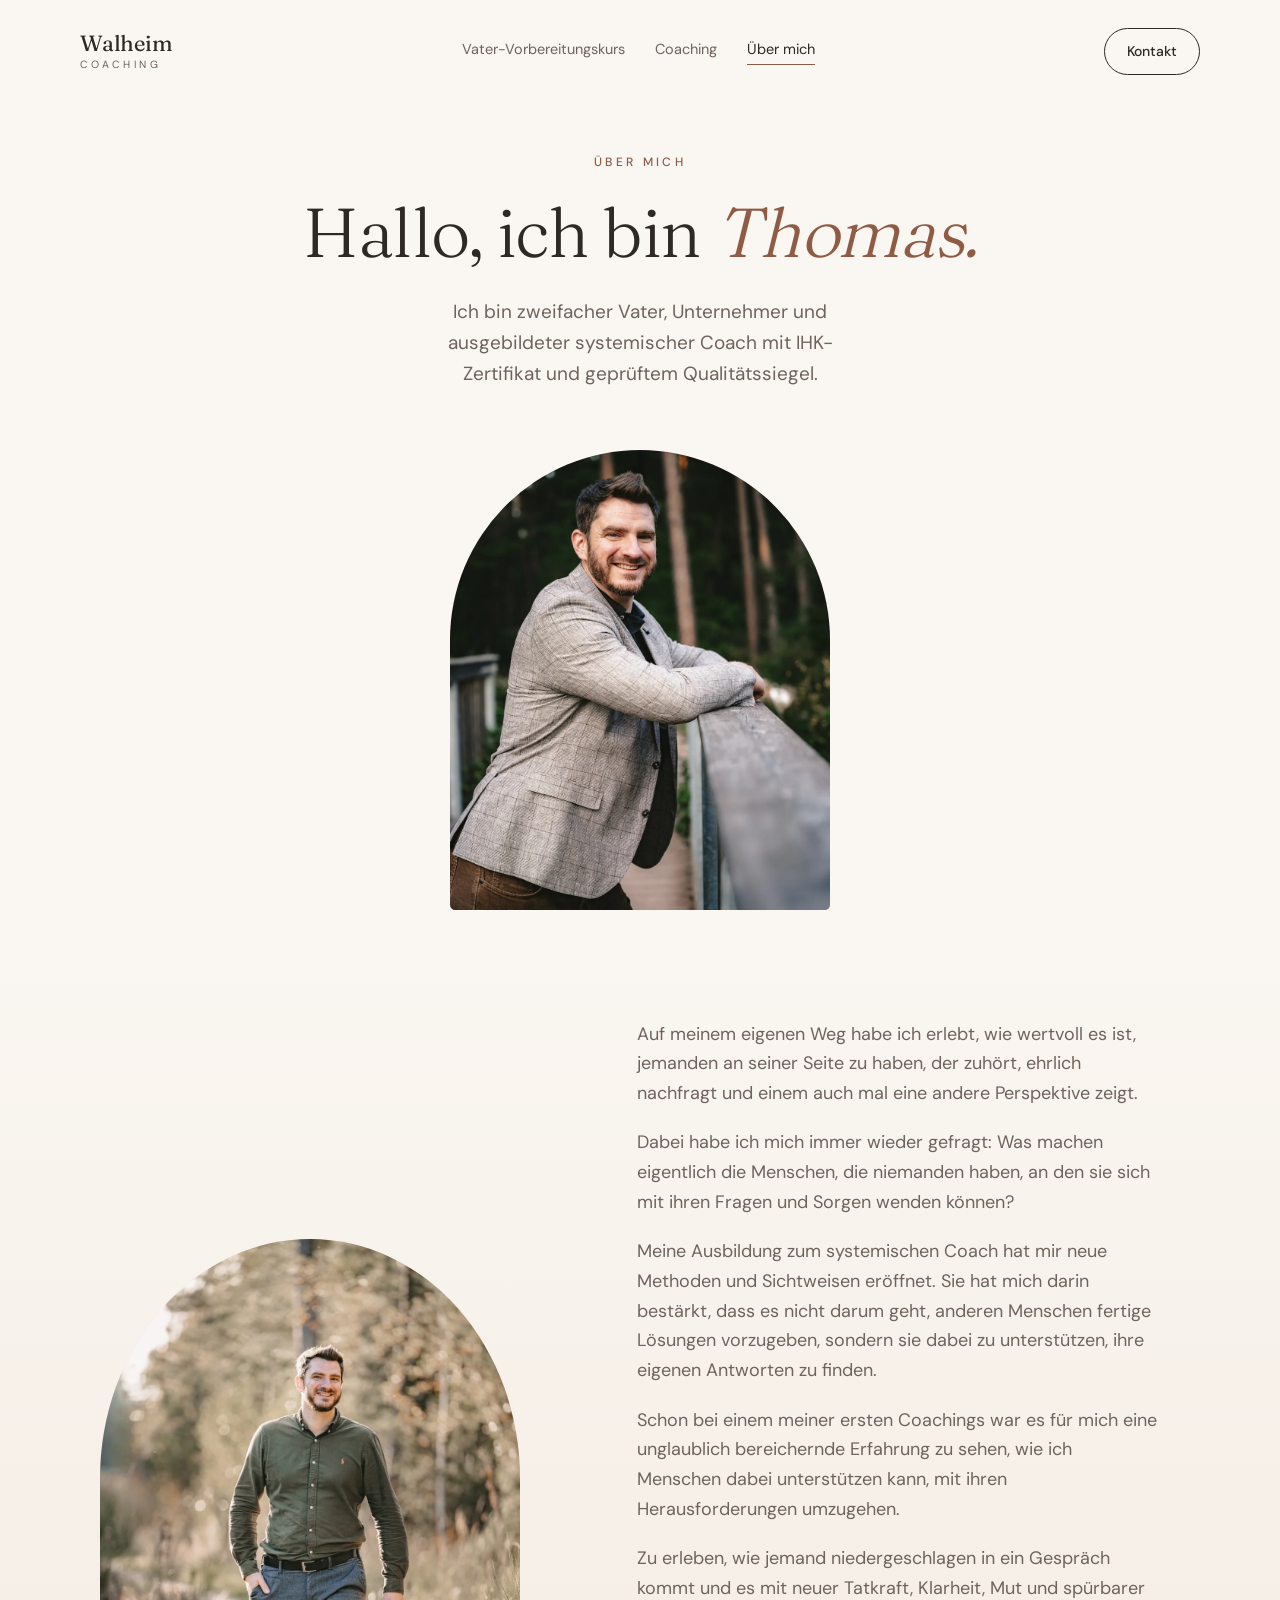
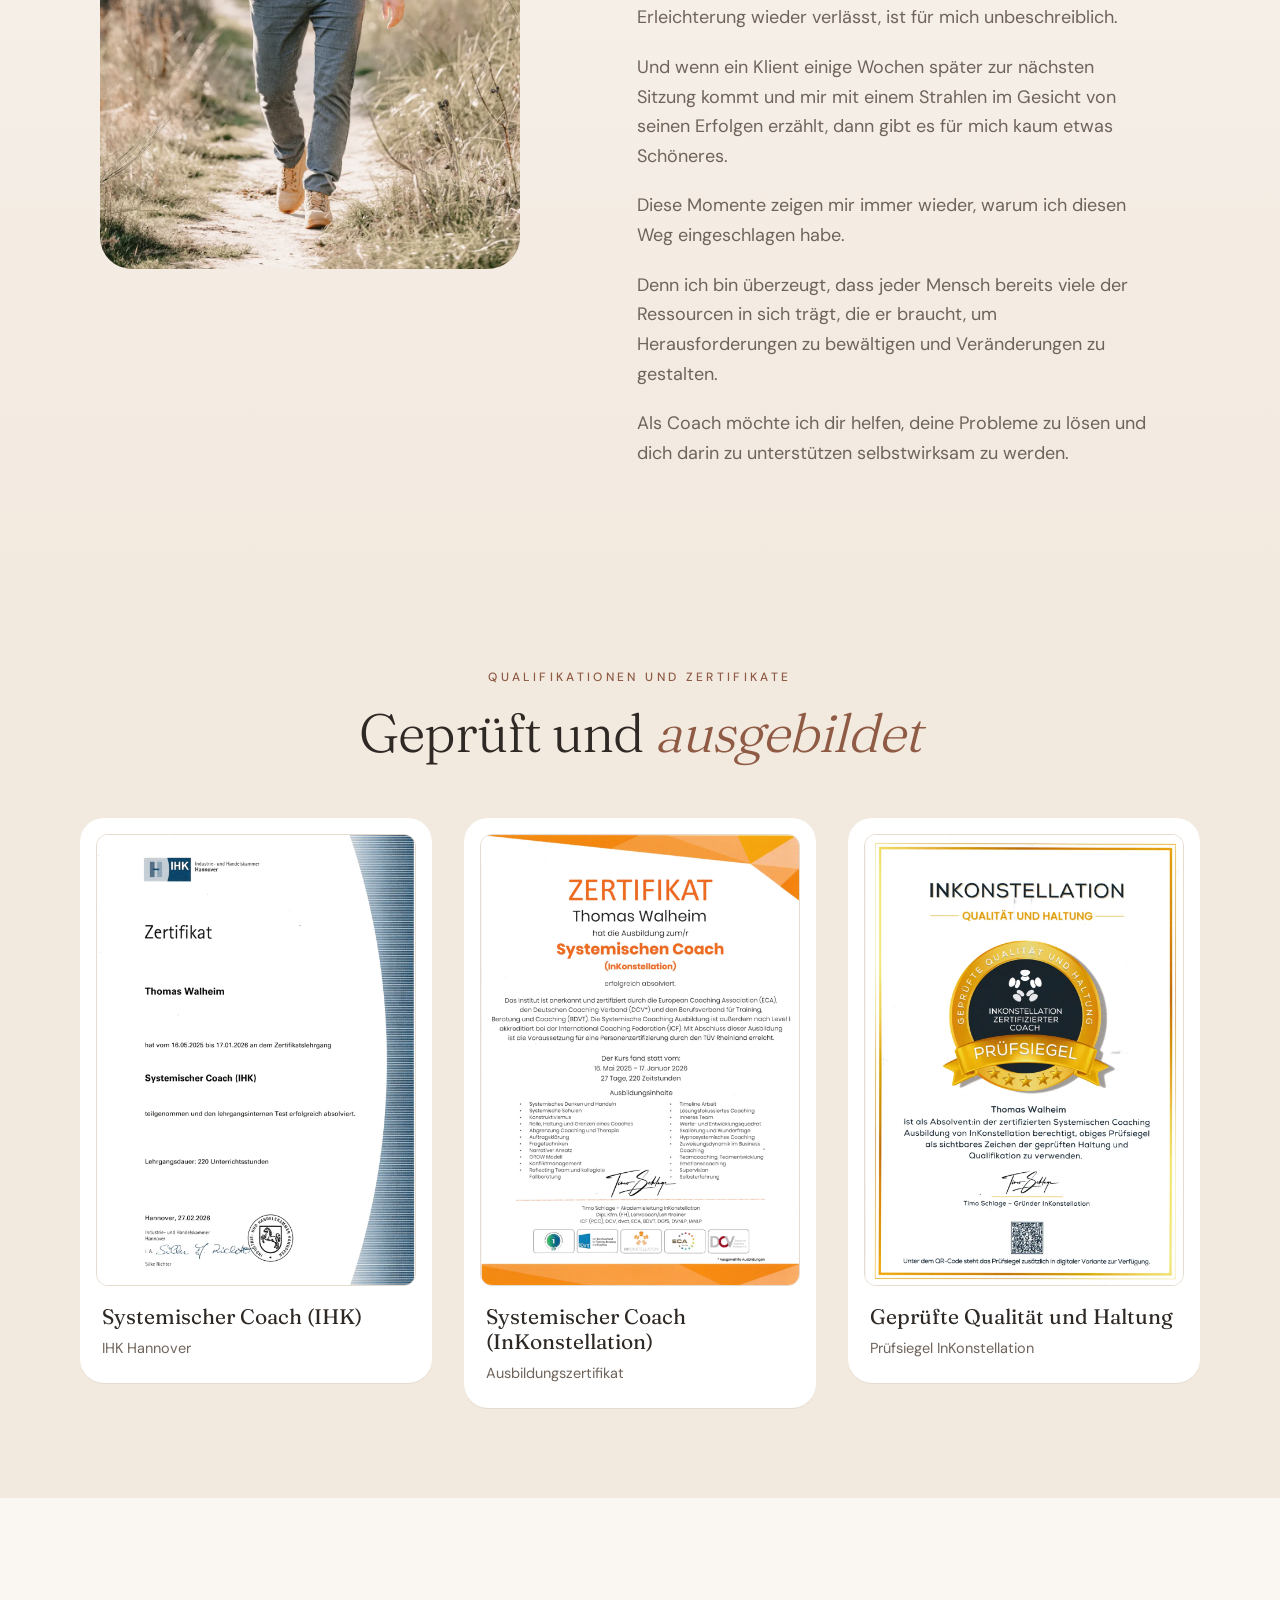
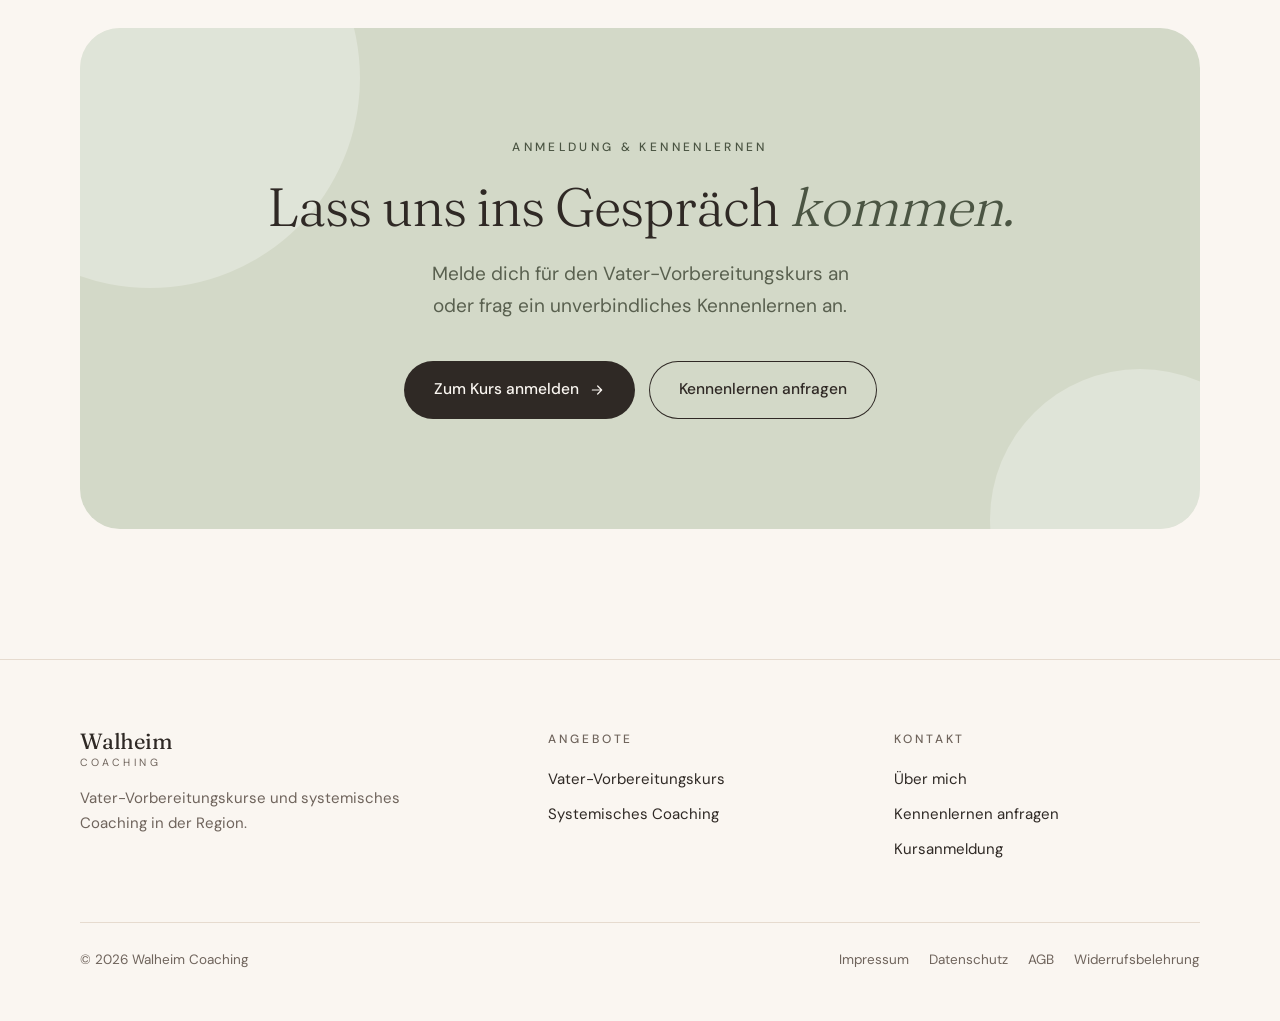
<file: ueber-mich.html>
<!DOCTYPE html>
<html lang="de"><head><meta charset="utf-8">
<meta name="viewport" content="width=device-width, initial-scale=1">
<meta name="robots" content="noindex, nofollow">
<title>Über mich – Walheim Coaching</title>
<link rel="icon" href="data:,">
<link rel="preload" href="fonts/fraunces-latin-wght-normal.woff2" as="font" type="font/woff2" crossorigin>
<link rel="stylesheet" href="css/style.css"></head><body>
<svg width="0" height="0" style="position:absolute" aria-hidden="true"><symbol id="kamera" viewBox="0 0 24 24" fill="none" stroke="currentColor" stroke-width="1.6" stroke-linecap="round" stroke-linejoin="round"><path d="M4 8h3l1.6-2.4h6.8L17 8h3v11H4z"/><circle cx="12" cy="13.2" r="3.4"/></symbol><symbol id="pfeil" viewBox="0 0 24 24" fill="none" stroke="currentColor" stroke-width="1.8" stroke-linecap="round" stroke-linejoin="round"><path d="M5 12h14M13 6l6 6-6 6"/></symbol></svg>
<header class="kopf"><div class="wrap"><a class="logo" href="index.html">Walheim<small>Coaching</small></a>
<nav class="nav" id="nav" aria-label="Hauptnavigation"><a href="vorbereitungskurs.html">Vater-Vorbereitungskurs</a><a href="coaching.html">Coaching</a><a href="ueber-mich.html" aria-current="page">Über mich</a></nav>
<a class="kopf-knopf" href="kontakt.html">Kontakt</a>
<button class="menue" type="button" aria-expanded="false" aria-controls="nav">Menü</button></div></header>
<main><section class="hero klein"><div class="wrap"><p class="kicker">Über mich</p><h1>Hallo, ich bin <em>Thomas.</em></h1><p class="lead">Ich bin zweifacher Vater, Unternehmer und ausgebildeter systemischer Coach mit IHK-Zertifikat und geprüftem Qualitätssiegel.</p><div class="bild leinen bogen bogen-einzel"><img src="img/thomas-portrait.webp" alt="Thomas Walheim lehnt lächelnd an einem Geländer im Wald" width="1000" height="1500" style="object-position:45% 18%" loading="lazy" decoding="async"></div></div></section><section class="eng ich"><div class="wrap ich-raster"><div class="bild leinen weg"><img src="img/thomas-weg.webp" alt="Thomas Walheim geht lächelnd einen Waldweg entlang" width="1000" height="1500" style="object-position:50% 30%" loading="lazy" decoding="async"></div><div class="ich-text ich-seite"><p>Auf meinem eigenen Weg habe ich erlebt, wie wertvoll es ist, jemanden an seiner Seite zu haben, der zuhört, ehrlich nachfragt und einem auch mal eine andere Perspektive zeigt.</p><p>Dabei habe ich mich immer wieder gefragt: Was machen eigentlich die Menschen, die niemanden haben, an den sie sich mit ihren Fragen und Sorgen wenden können?</p><p>Meine Ausbildung zum systemischen Coach hat mir neue Methoden und Sichtweisen eröffnet. Sie hat mich darin bestärkt, dass es nicht darum geht, anderen Menschen fertige Lösungen vorzugeben, sondern sie dabei zu unterstützen, ihre eigenen Antworten zu finden.</p><p>Schon bei einem meiner ersten Coachings war es für mich eine unglaublich bereichernde Erfahrung zu sehen, wie ich Menschen dabei unterstützen kann, mit ihren Herausforderungen umzugehen.</p><p>Zu erleben, wie jemand niedergeschlagen in ein Gespräch kommt und es mit neuer Tatkraft, Klarheit, Mut und spürbarer Erleichterung wieder verlässt, ist für mich unbeschreiblich.</p><p>Und wenn ein Klient einige Wochen später zur nächsten Sitzung kommt und mir mit einem Strahlen im Gesicht von seinen Erfolgen erzählt, dann gibt es für mich kaum etwas Schöneres.</p><p>Diese Momente zeigen mir immer wieder, warum ich diesen Weg eingeschlagen habe.</p><p>Denn ich bin überzeugt, dass jeder Mensch bereits viele der Ressourcen in sich trägt, die er braucht, um Herausforderungen zu bewältigen und Veränderungen zu gestalten.</p><p>Als Coach möchte ich dir helfen, deine Probleme zu lösen und dich darin zu unterstützen selbstwirksam zu werden.</p></div></div></section><section class="eng zerts"><div class="wrap"><div class="schmal"><p class="kicker">Qualifikationen und Zertifikate</p><h2>Geprüft und <em>ausgebildet</em></h2></div><div class="zert-raster"><figure><a href="img/zertifikat-ihk.webp"><img src="img/zertifikat-ihk.webp" alt="Zertifikat der IHK Hannover: Systemischer Coach (IHK), Thomas Walheim" width="1100" height="1556" loading="lazy" decoding="async"></a><figcaption><b>Systemischer Coach (IHK)</b><span>IHK Hannover</span></figcaption></figure><figure><a href="img/zertifikat-inkonstellation.webp"><img src="img/zertifikat-inkonstellation.webp" alt="Ausbildungszertifikat InKonstellation: Systemischer Coach, Thomas Walheim" width="1100" height="1556" loading="lazy" decoding="async"></a><figcaption><b>Systemischer Coach (InKonstellation)</b><span>Ausbildungszertifikat</span></figcaption></figure><figure><a href="img/pruefsiegel-inkonstellation.webp"><img src="img/pruefsiegel-inkonstellation.webp" alt="Prüfsiegel InKonstellation: Geprüfte Qualität und Haltung, Thomas Walheim" width="1100" height="1556" loading="lazy" decoding="async"></a><figcaption><b>Geprüfte Qualität und Haltung</b><span>Prüfsiegel InKonstellation</span></figcaption></figure></div></div></section><section class="cta"><div class="wrap"><div class="cta-box"><p class="kicker">Anmeldung &amp; Kennenlernen</p><h2>Lass uns ins Gespräch <em>kommen.</em></h2><p class="lead">Melde dich für den Vater-Vorbereitungskurs an oder frag ein unverbindliches Kennenlernen an.</p><div class="knoepfe"><a class="knopf" href="vorbereitungskurs.html#anmeldung">Zum Kurs anmelden <svg aria-hidden="true"><use href="#pfeil"/></svg></a><a class="knopf hell" href="kontakt.html">Kennenlernen anfragen</a></div></div></div></section></main>
<footer class="fuss"><div class="wrap"><div class="fuss-raster">
<div><p class="logo">Walheim<small>Coaching</small></p><p>Vater-Vorbereitungskurse und systemisches Coaching in der Region.</p></div>
<div><h4>Angebote</h4><ul><li><a href="vorbereitungskurs.html">Vater-Vorbereitungskurs</a></li><li><a href="coaching.html">Systemisches Coaching</a></li></ul></div>
<div><h4>Kontakt</h4><ul><li><a href="ueber-mich.html">Über mich</a></li><li><a href="kontakt.html">Kennenlernen anfragen</a></li><li><a href="vorbereitungskurs.html#anmeldung">Kursanmeldung</a></li></ul></div></div>
<div class="fuss-unten"><span>© 2026 Walheim Coaching</span><nav><a href="impressum.html">Impressum</a><a href="datenschutz.html">Datenschutz</a><a href="agb.html">AGB</a><a href="widerruf.html">Widerrufsbelehrung</a></nav></div></div></footer>
<script src="js/main.js"></script></body></html>
</file>
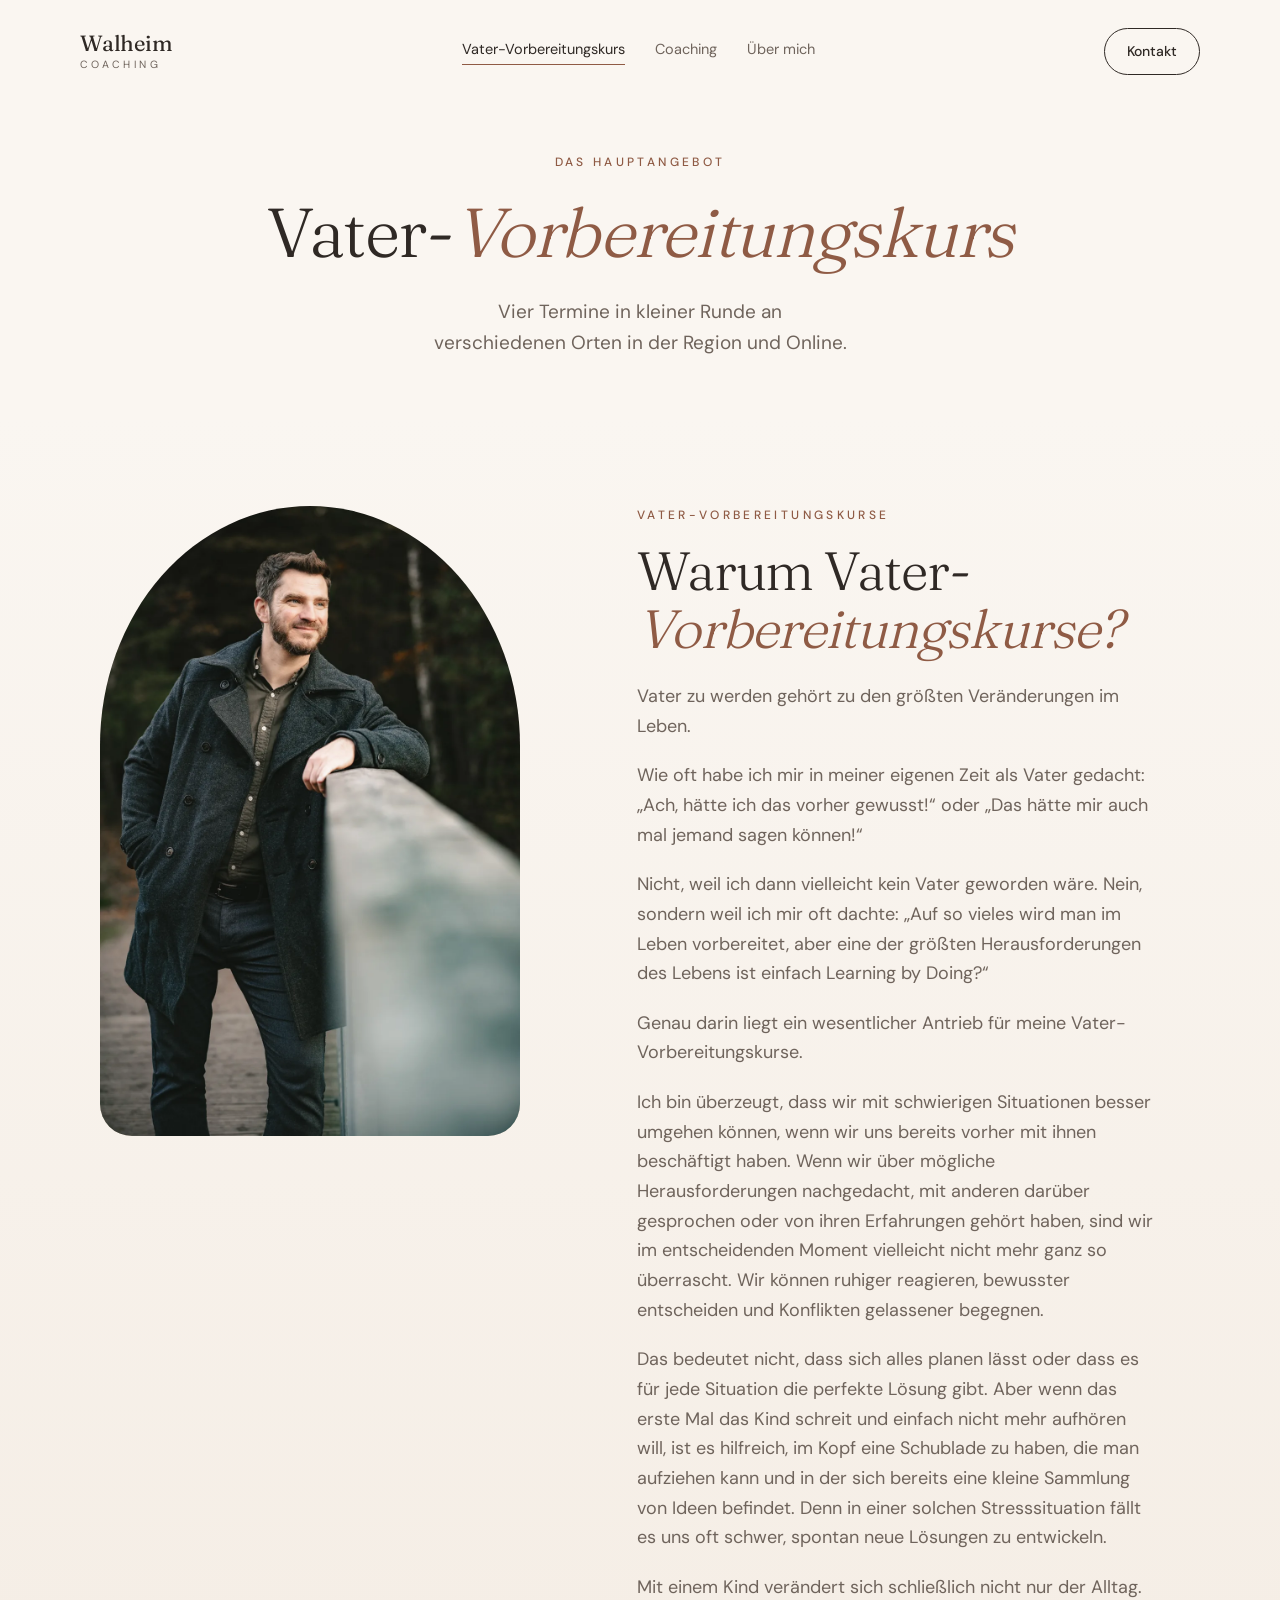
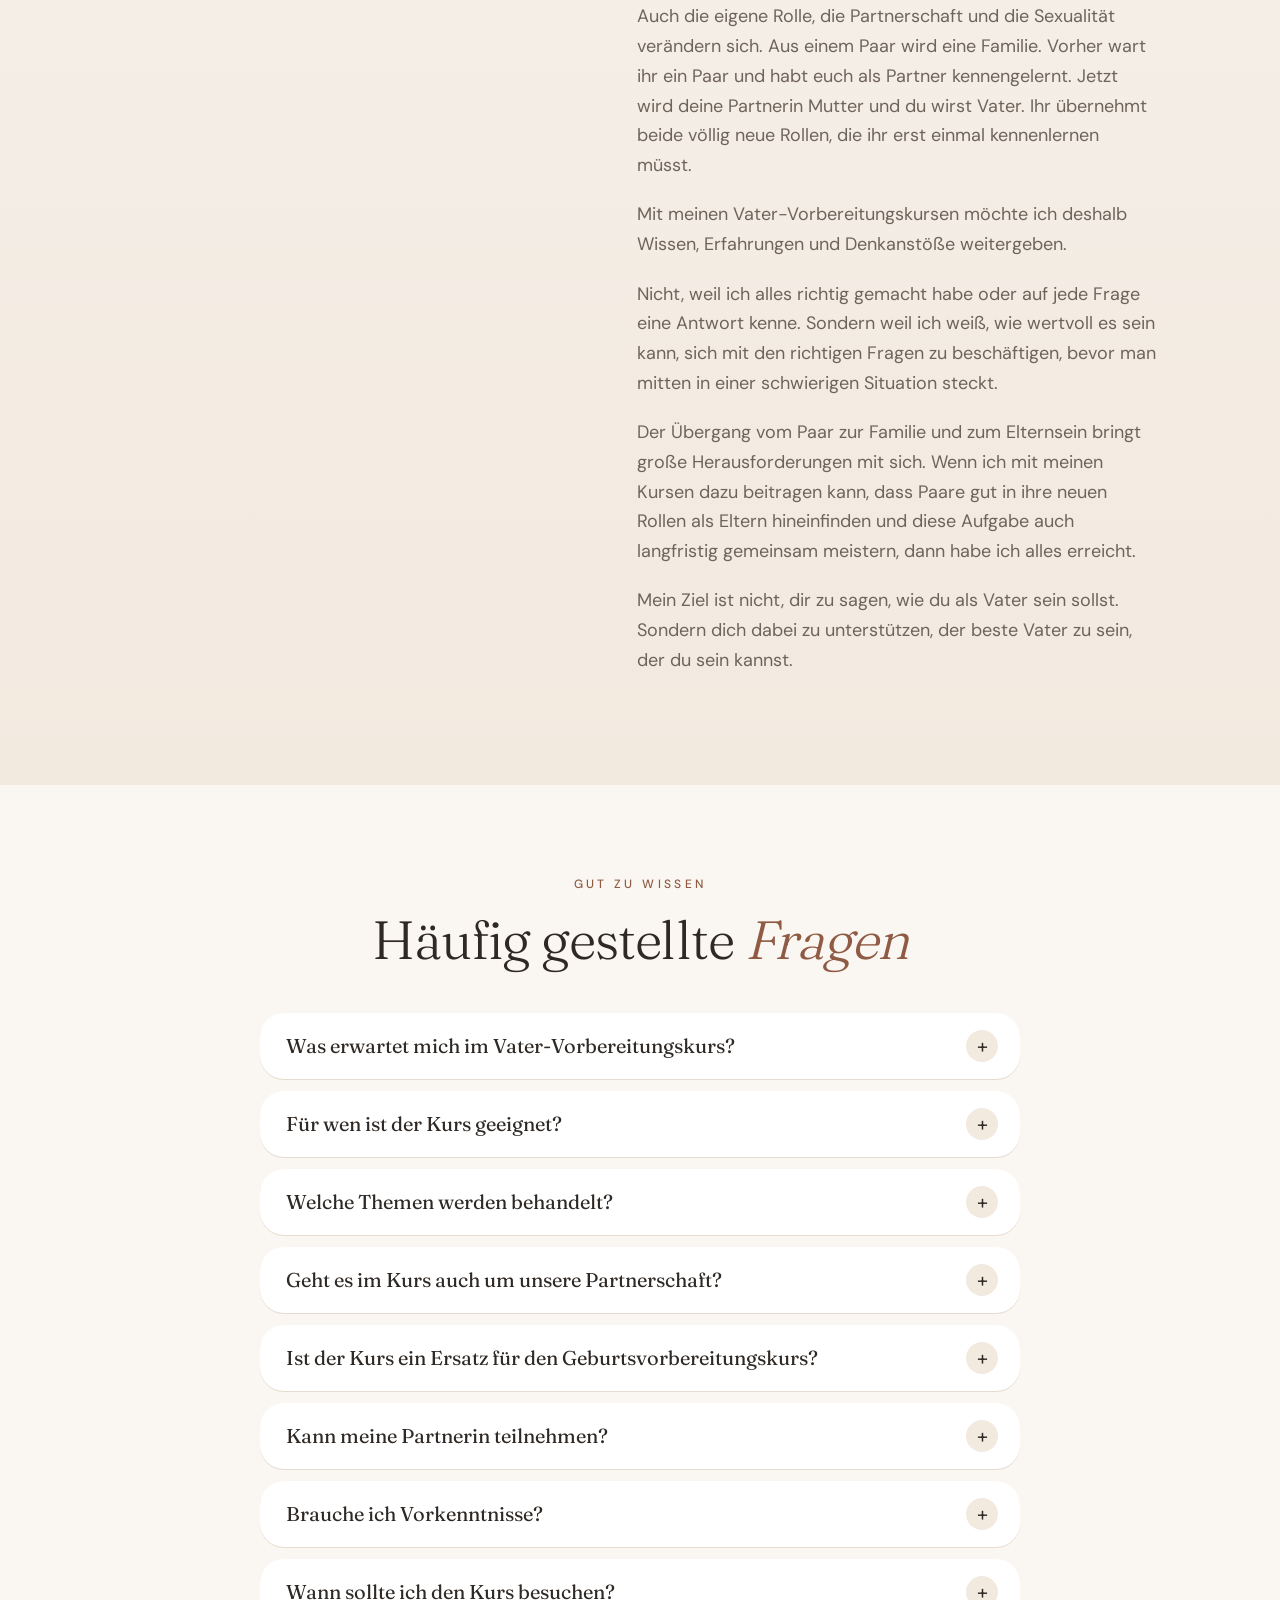
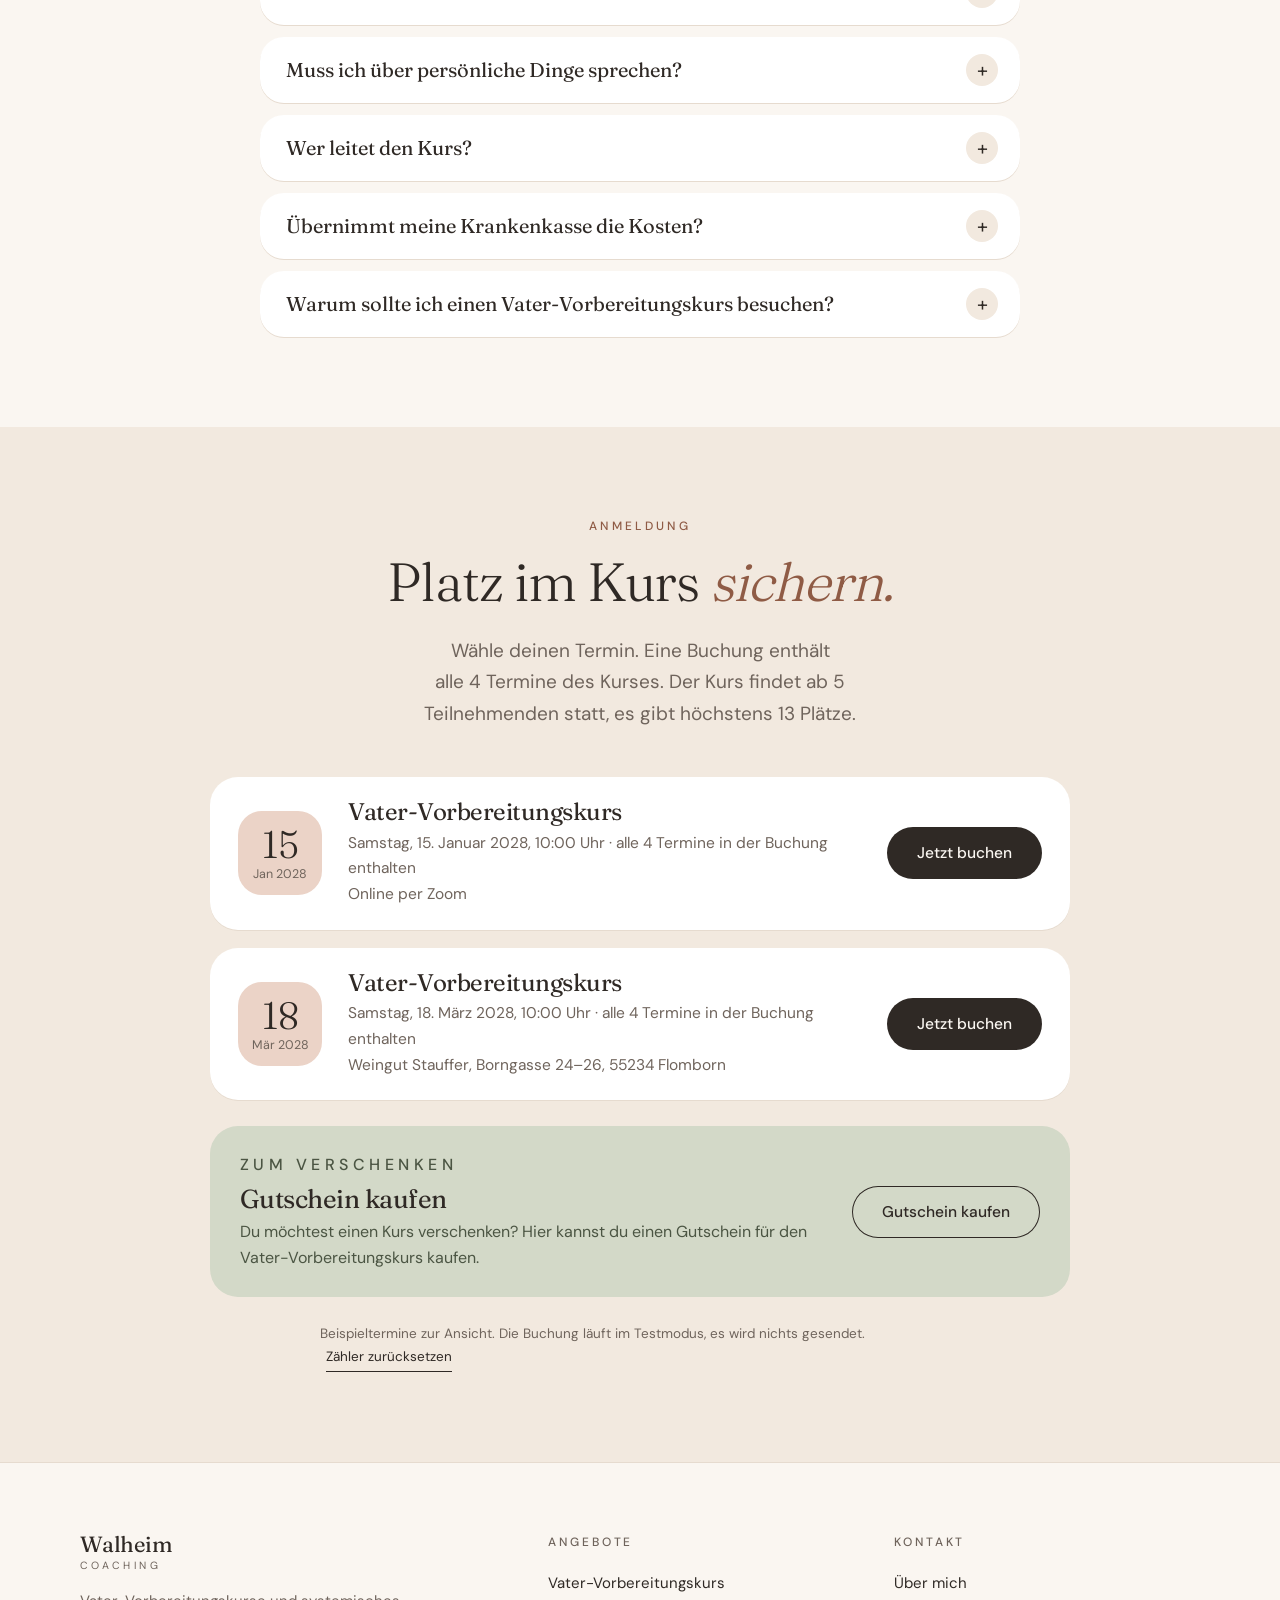
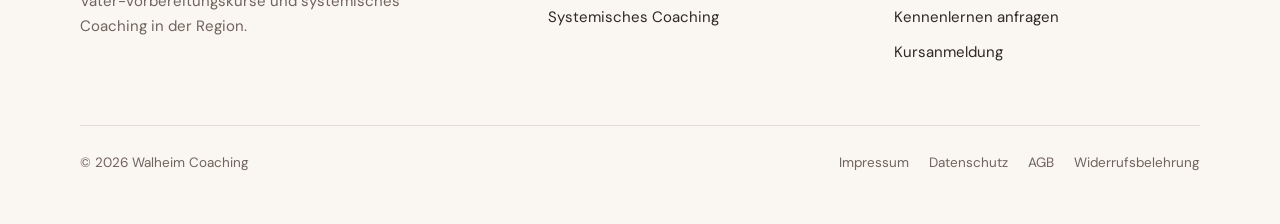
<file: vorbereitungskurs.html>
<!DOCTYPE html>
<html lang="de"><head><meta charset="utf-8">
<meta name="viewport" content="width=device-width, initial-scale=1">
<meta name="robots" content="noindex, nofollow">
<title>Vater-Vorbereitungskurs – Walheim Coaching</title>
<link rel="icon" href="data:,">
<link rel="preload" href="fonts/fraunces-latin-wght-normal.woff2" as="font" type="font/woff2" crossorigin>
<link rel="stylesheet" href="css/style.css"></head><body>
<svg width="0" height="0" style="position:absolute" aria-hidden="true"><symbol id="kamera" viewBox="0 0 24 24" fill="none" stroke="currentColor" stroke-width="1.6" stroke-linecap="round" stroke-linejoin="round"><path d="M4 8h3l1.6-2.4h6.8L17 8h3v11H4z"/><circle cx="12" cy="13.2" r="3.4"/></symbol><symbol id="pfeil" viewBox="0 0 24 24" fill="none" stroke="currentColor" stroke-width="1.8" stroke-linecap="round" stroke-linejoin="round"><path d="M5 12h14M13 6l6 6-6 6"/></symbol></svg>
<header class="kopf"><div class="wrap"><a class="logo" href="index.html">Walheim<small>Coaching</small></a>
<nav class="nav" id="nav" aria-label="Hauptnavigation"><a href="vorbereitungskurs.html" aria-current="page">Vater-Vorbereitungskurs</a><a href="coaching.html">Coaching</a><a href="ueber-mich.html">Über mich</a></nav>
<a class="kopf-knopf" href="kontakt.html">Kontakt</a>
<button class="menue" type="button" aria-expanded="false" aria-controls="nav">Menü</button></div></header>
<main><section class="hero klein"><div class="wrap"><p class="kicker">Das Hauptangebot</p><h1>Vater-<em>Vorbereitungs&shy;kurs</em></h1><p class="lead">Vier Termine in kleiner Runde an verschiedenen Orten in der Region und Online.</p></div></section><section class="eng ich" id="warum"><div class="wrap ich-raster"><div class="bild leinen weg"><img src="img/thomas-mantel.webp" alt="Thomas Walheim im dunklen Mantel an einem Geländer im Wald, er blickt lächelnd zur Seite" width="1000" height="1500" style="object-position:50% 20%" loading="lazy" decoding="async"></div><div class="ich-text ich-seite"><p class="kicker">Vater-Vorbereitungskurse</p><h2>Warum Vater-<em>Vorbereitungskurse?</em></h2><p>Vater zu werden gehört zu den größten Veränderungen im Leben.</p><p>Wie oft habe ich mir in meiner eigenen Zeit als Vater gedacht: „Ach, hätte ich das vorher gewusst!“ oder „Das hätte mir auch mal jemand sagen können!“</p><p>Nicht, weil ich dann vielleicht kein Vater geworden wäre. Nein, sondern weil ich mir oft dachte: „Auf so vieles wird man im Leben vorbereitet, aber eine der größten Herausforderungen des Lebens ist einfach Learning by Doing?“</p><p>Genau darin liegt ein wesentlicher Antrieb für meine Vater-Vorbereitungskurse.</p><p>Ich bin überzeugt, dass wir mit schwierigen Situationen besser umgehen können, wenn wir uns bereits vorher mit ihnen beschäftigt haben. Wenn wir über mögliche Herausforderungen nachgedacht, mit anderen darüber gesprochen oder von ihren Erfahrungen gehört haben, sind wir im entscheidenden Moment vielleicht nicht mehr ganz so überrascht. Wir können ruhiger reagieren, bewusster entscheiden und Konflikten gelassener begegnen.</p><p>Das bedeutet nicht, dass sich alles planen lässt oder dass es für jede Situation die perfekte Lösung gibt. Aber wenn das erste Mal das Kind schreit und einfach nicht mehr aufhören will, ist es hilfreich, im Kopf eine Schublade zu haben, die man aufziehen kann und in der sich bereits eine kleine Sammlung von Ideen befindet. Denn in einer solchen Stresssituation fällt es uns oft schwer, spontan neue Lösungen zu entwickeln.</p><p>Mit einem Kind verändert sich schließlich nicht nur der Alltag. Auch die eigene Rolle, die Partnerschaft und die Sexualität verändern sich. Aus einem Paar wird eine Familie. Vorher wart ihr ein Paar und habt euch als Partner kennengelernt. Jetzt wird deine Partnerin Mutter und du wirst Vater. Ihr übernehmt beide völlig neue Rollen, die ihr erst einmal kennenlernen müsst.</p><p>Mit meinen Vater-Vorbereitungskursen möchte ich deshalb Wissen, Erfahrungen und Denkanstöße weitergeben.</p><p>Nicht, weil ich alles richtig gemacht habe oder auf jede Frage eine Antwort kenne. Sondern weil ich weiß, wie wertvoll es sein kann, sich mit den richtigen Fragen zu beschäftigen, bevor man mitten in einer schwierigen Situation steckt.</p><p>Der Übergang vom Paar zur Familie und zum Elternsein bringt große Herausforderungen mit sich. Wenn ich mit meinen Kursen dazu beitragen kann, dass Paare gut in ihre neuen Rollen als Eltern hineinfinden und diese Aufgabe auch langfristig gemeinsam meistern, dann habe ich alles erreicht.</p><p>Mein Ziel ist nicht, dir zu sagen, wie du als Vater sein sollst. Sondern dich dabei zu unterstützen, der beste Vater zu sein, der du sein kannst.</p></div></div></section><section class="eng faq" id="faq"><div class="wrap"><div class="schmal"><p class="kicker">Gut zu wissen</p><h2>Häufig gestellte <em>Fragen</em></h2></div><div class="faq-liste"><details class="faq-punkt"><summary>Was erwartet mich im Vater-Vorbereitungskurs?</summary><p>Eine Mischung aus praktischen Tipps für den Babyalltag, persönlichen Fragen rund ums Vatersein und offenem Austausch mit anderen werdenden Vätern.</p></details><details class="faq-punkt"><summary>Für wen ist der Kurs geeignet?</summary><p>Für Männer, die zum ersten Mal Vater werden. Aber auch für Väter, die ihr zweites oder drittes Kind erwarten und sich mit neuen oder bereits erlebten Herausforderungen auseinandersetzen möchten.</p></details><details class="faq-punkt"><summary>Welche Themen werden behandelt?</summary><p>Babypflege, Partnerschaft, die eigene Vaterrolle, Erwartungen, Unsicherheiten und Veränderungen im Familienalltag. Auch der Schritt vom ersten zum zweiten Kind wird kurz thematisiert.</p></details><details class="faq-punkt"><summary>Geht es im Kurs auch um unsere Partnerschaft?</summary><p>Ja. Ein Kind verändert auch eure Beziehung. Wir schauen uns an, welche neuen Erwartungen, Rollen und Herausforderungen entstehen können und wie ihr als Paar bewusst damit umgehen könnt.</p></details><details class="faq-punkt"><summary>Ist der Kurs ein Ersatz für den Geburtsvorbereitungskurs?</summary><p>Nein. Er ergänzt den klassischen Geburtsvorbereitungskurs und stellt dich als werdenden Vater in den Mittelpunkt.</p></details><details class="faq-punkt"><summary>Kann meine Partnerin teilnehmen?</summary><p>Nein, der Kurs ist bewusst nur für werdende Väter gedacht. So entsteht Raum für offene Fragen und ehrlichen Austausch unter Männern.</p></details><details class="faq-punkt"><summary>Brauche ich Vorkenntnisse?</summary><p>Nein. Du brauchst weder Erfahrung noch Vorwissen. Deine Fragen und deine Neugier reichen völlig aus.</p></details><details class="faq-punkt"><summary>Wann sollte ich den Kurs besuchen?</summary><p>Am besten während der Schwangerschaft, mit ausreichend Zeit vor der Geburt.</p></details><details class="faq-punkt"><summary>Muss ich über persönliche Dinge sprechen?</summary><p>Nein. Du entscheidest selbst, was und wie viel du von dir erzählen möchtest.</p></details><details class="faq-punkt"><summary>Wer leitet den Kurs?</summary><p>Thomas Walheim, systemischer Coach (IHK) und zweifacher Vater. Mit fachlichem Wissen, persönlichen Erfahrungen und einem offenen Ohr.</p></details><details class="faq-punkt"><summary>Übernimmt meine Krankenkasse die Kosten?</summary><p>Einige Krankenkassen bieten freiwillige Zuschüsse an. Frag am besten direkt bei deiner Krankenkasse nach.</p></details><details class="faq-punkt"><summary>Warum sollte ich einen Vater-Vorbereitungskurs besuchen?</summary><p>Weil Vatersein mehr bedeutet als Windeln wechseln. Der Kurs hilft dir, dich bewusst auf deine neue Rolle, eure Partnerschaft und den Familienalltag vorzubereiten.</p></details></div></div></section><section class="eng termine" id="anmeldung"><div class="wrap"><div class="schmal"><p class="kicker">Anmeldung</p><h2>Platz im Kurs <em>sichern.</em></h2><p class="lead">Wähle deinen Termin. Eine Buchung enthält alle 4 Termine des Kurses. Der Kurs findet ab 5 Teilnehmenden statt, es gibt höchstens 13 Plätze.</p></div><div class="termin-liste"><article class="termin" data-id="vk-2028-01" data-gesamt="13" data-preis="99 €" data-titel="Vater-Vorbereitungskurs" data-wann="Samstag, 15. Januar 2028, 10:00 Uhr" data-wo="Online per Zoom"><div class="termin-datum"><b>15</b><span>Jan 2028</span></div><div class="termin-info"><h3>Vater-Vorbereitungskurs</h3><p>Samstag, 15. Januar 2028, 10:00 Uhr · alle 4 Termine in der Buchung enthalten</p><p class="wo">Online per Zoom</p><p class="plaetze"><span class="punkte" aria-hidden="true"></span><b class="plaetze-text"></b></p></div><button class="knopf" type="button" data-buchen>Jetzt buchen</button></article><article class="termin" data-id="vk-2028-03" data-gesamt="13" data-preis="99 €" data-titel="Vater-Vorbereitungskurs" data-wann="Samstag, 18. März 2028, 10:00 Uhr" data-wo="Weingut Stauffer, Borngasse 24–26, 55234 Flomborn"><div class="termin-datum"><b>18</b><span>Mär 2028</span></div><div class="termin-info"><h3>Vater-Vorbereitungskurs</h3><p>Samstag, 18. März 2028, 10:00 Uhr · alle 4 Termine in der Buchung enthalten</p><p class="wo">Weingut Stauffer, Borngasse 24–26, 55234 Flomborn</p><p class="plaetze"><span class="punkte" aria-hidden="true"></span><b class="plaetze-text"></b></p></div><button class="knopf" type="button" data-buchen>Jetzt buchen</button></article></div><article class="gutschein" id="gutschein"><div><p class="kicker">Zum Verschenken</p><h3>Gutschein kaufen</h3><p>Du möchtest einen Kurs verschenken? Hier kannst du einen Gutschein für den Vater-Vorbereitungskurs kaufen.</p></div><button class="knopf hell" type="button" id="gutschein-oeffnen">Gutschein kaufen</button></article><dialog id="gutschein-dialog" class="dlg" aria-labelledby="gs-titel"><button class="dlg-zu" type="button" data-zu aria-label="Fenster schließen">&times;</button>
<div class="dlg-schritt" data-schritt="form"><p class="kicker">Zum Verschenken</p><h2 id="gs-titel" tabindex="-1">Gutschein kaufen</h2>
<p class="dlg-sub">Gutschein für den Vater-Vorbereitungskurs</p>
<form id="gutschein-form"><label>Dein Name<input name="name" autocomplete="name" required></label>
<label>Deine E-Mail<input name="email" type="email" autocomplete="email" required></label>
<label>Straße und Hausnummer<input name="strasse" autocomplete="street-address" required></label>
<label>PLZ und Ort<input name="ort" autocomplete="address-level2" required></label>
<label>Name der beschenkten Person (optional)<input name="beschenkt"></label>
<label class="check"><input type="checkbox" name="einwilligung" required> <span>Ich habe die <a href="datenschutz.html" target="_blank" rel="noopener">Datenschutzerklärung</a> gelesen und willige in die Verarbeitung meiner Angaben zur Abwicklung meiner Bestellung ein.</span></label>
<div class="dlg-zus"><b>Dein Gutschein</b><span>Gutschein für einen Platz im Vater-Vorbereitungskurs</span><span>Per E-Mail mit Code, sobald die Zahlung eingegangen ist · drei Jahre gültig</span><span class="preis">Preis: 99 € (inkl. gesetzlicher Umsatzsteuer)</span></div>
<label class="check"><input type="checkbox" name="agb" required> <span>Ich habe die <a href="agb.html" target="_blank" rel="noopener">AGB</a> und die <a href="widerruf.html" target="_blank" rel="noopener">Widerrufsbelehrung</a> gelesen und akzeptiere die AGB.</span></label>
<p class="dlg-fehler" id="gs-fehler" role="alert" hidden></p>
<button class="knopf" type="submit" id="gs-senden">Zahlungspflichtig bestellen</button></form></div>
<div class="dlg-schritt" data-schritt="fertig" hidden><p class="kicker">Geschafft</p><h2 tabindex="-1">Danke für deine Bestellung</h2>
<p id="gs-text">Du bekommst den Gutschein per E-Mail.</p><p class="dlg-test"><b>Testmodus:</b> Es wurde nichts gesendet und nichts bestellt.</p><button class="knopf" type="button" data-zu>Schließen</button></div></dialog><p class="termin-note">Beispieltermine zur Ansicht. Die Buchung läuft im Testmodus, es wird nichts gesendet. <button class="textlink" type="button" id="test-reset">Zähler zurücksetzen</button></p></div><dialog id="buchen-dialog" class="dlg" aria-labelledby="dlg-titel">
<button class="dlg-zu" type="button" data-zu aria-label="Fenster schließen">&times;</button>
<div class="dlg-schritt" data-schritt="form">
<p class="kicker" id="dlg-kicker">Buchung</p><h2 id="dlg-titel" tabindex="-1">Kurs buchen</h2>
<p class="dlg-sub" id="dlg-sub"></p>
<form id="buchen-form">
<label>Name<input name="name" autocomplete="name" required></label>
<label>E-Mail<input name="email" type="email" autocomplete="email" required></label>
<label>Telefon<input name="tel" type="tel" autocomplete="tel" required></label>
<label>Straße und Hausnummer<input name="strasse" autocomplete="street-address" required></label>
<label>PLZ und Ort<input name="ort" autocomplete="address-level2" required></label>
<label>Voraussichtlicher Geburtstermin (optional)<input name="geburtstermin" type="date"></label>
<label>Gutschein-Code (optional)<input name="gutschein" autocomplete="off" autocapitalize="characters" placeholder="TW-XXXX-XXXX-XXXX" maxlength="24"></label>
<label class="check"><input type="checkbox" name="einwilligung" required> <span>Ich habe die <a href="datenschutz.html" target="_blank" rel="noopener">Datenschutzerklärung</a> gelesen und willige in die Verarbeitung meiner Angaben zur Abwicklung meiner Anmeldung ein.</span></label>
<div class="dlg-zus" id="dlg-zus" aria-live="polite"><b>Deine Buchung</b><span id="zus-kurs"></span><span id="zus-wann"></span><span id="zus-wo"></span><span id="zus-preis"></span></div>
<label class="check"><input type="checkbox" name="agb" required> <span>Ich habe die <a href="agb.html" target="_blank" rel="noopener">AGB</a> und die <a href="widerruf.html" target="_blank" rel="noopener">Widerrufsbelehrung</a> gelesen und akzeptiere die AGB.</span></label>
<p class="dlg-hinweis" id="dlg-hinweis">Der Platz wird erst verbindlich, wenn du den Link in der Bestätigungs-Mail anklickst.</p>
<p class="dlg-fehler" id="dlg-fehler" role="alert" hidden></p>
<button class="knopf" type="submit" id="dlg-senden">Zahlungspflichtig buchen</button>
</form></div>
<div class="dlg-schritt" data-schritt="mail" hidden><p class="kicker">Fast geschafft</p><h2 tabindex="-1">Bitte E-Mail bestätigen</h2>
<p>Du bekommst sofort eine E-Mail mit der Bestätigung deiner Anmeldung, den Bezahldaten (Überweisung) und einem Bestätigungslink. Mit dem Klick auf den Link wird dein Platz verbindlich.</p>
<p class="dlg-test"><b>Testmodus:</b> Es wurde nichts gesendet und nichts gespeichert.</p>
<button class="knopf hell" type="button" id="dlg-link">Bestätigungslink anklicken (Test)</button></div>
<div class="dlg-schritt" data-schritt="fertig" hidden><p class="kicker">Geschafft</p><h2 tabindex="-1">Dein Platz ist verbindlich</h2>
<p>Danke für deine Anmeldung. Du bekommst jetzt eine zweite E-Mail mit dem Zoom-Link bzw. den Angaben zum Veranstaltungsort.</p>
<p class="dlg-test"><b>Testmodus:</b> Es wurde keine E-Mail gesendet.</p>
<button class="knopf" type="button" data-zu>Schließen</button></div>
<div class="dlg-schritt" data-schritt="warte" hidden><p class="kicker">Warteliste</p><h2 tabindex="-1">Du stehst auf der Warteliste</h2>
<p>Dieser Termin ist ausgebucht. Wir melden uns, sobald ein Platz frei wird.</p>
<p class="dlg-test"><b>Testmodus:</b> Es wurde nichts gesendet und nichts gespeichert.</p>
<button class="knopf" type="button" data-zu>Schließen</button></div>
</dialog></section></main>
<footer class="fuss"><div class="wrap"><div class="fuss-raster">
<div><p class="logo">Walheim<small>Coaching</small></p><p>Vater-Vorbereitungskurse und systemisches Coaching in der Region.</p></div>
<div><h4>Angebote</h4><ul><li><a href="vorbereitungskurs.html">Vater-Vorbereitungskurs</a></li><li><a href="coaching.html">Systemisches Coaching</a></li></ul></div>
<div><h4>Kontakt</h4><ul><li><a href="ueber-mich.html">Über mich</a></li><li><a href="kontakt.html">Kennenlernen anfragen</a></li><li><a href="vorbereitungskurs.html#anmeldung">Kursanmeldung</a></li></ul></div></div>
<div class="fuss-unten"><span>© 2026 Walheim Coaching</span><nav><a href="impressum.html">Impressum</a><a href="datenschutz.html">Datenschutz</a><a href="agb.html">AGB</a><a href="widerruf.html">Widerrufsbelehrung</a></nav></div></div></footer>
<script src="js/main.js"></script><script src="js/config.js"></script><script src="js/termine.js"></script></body></html>
</file>
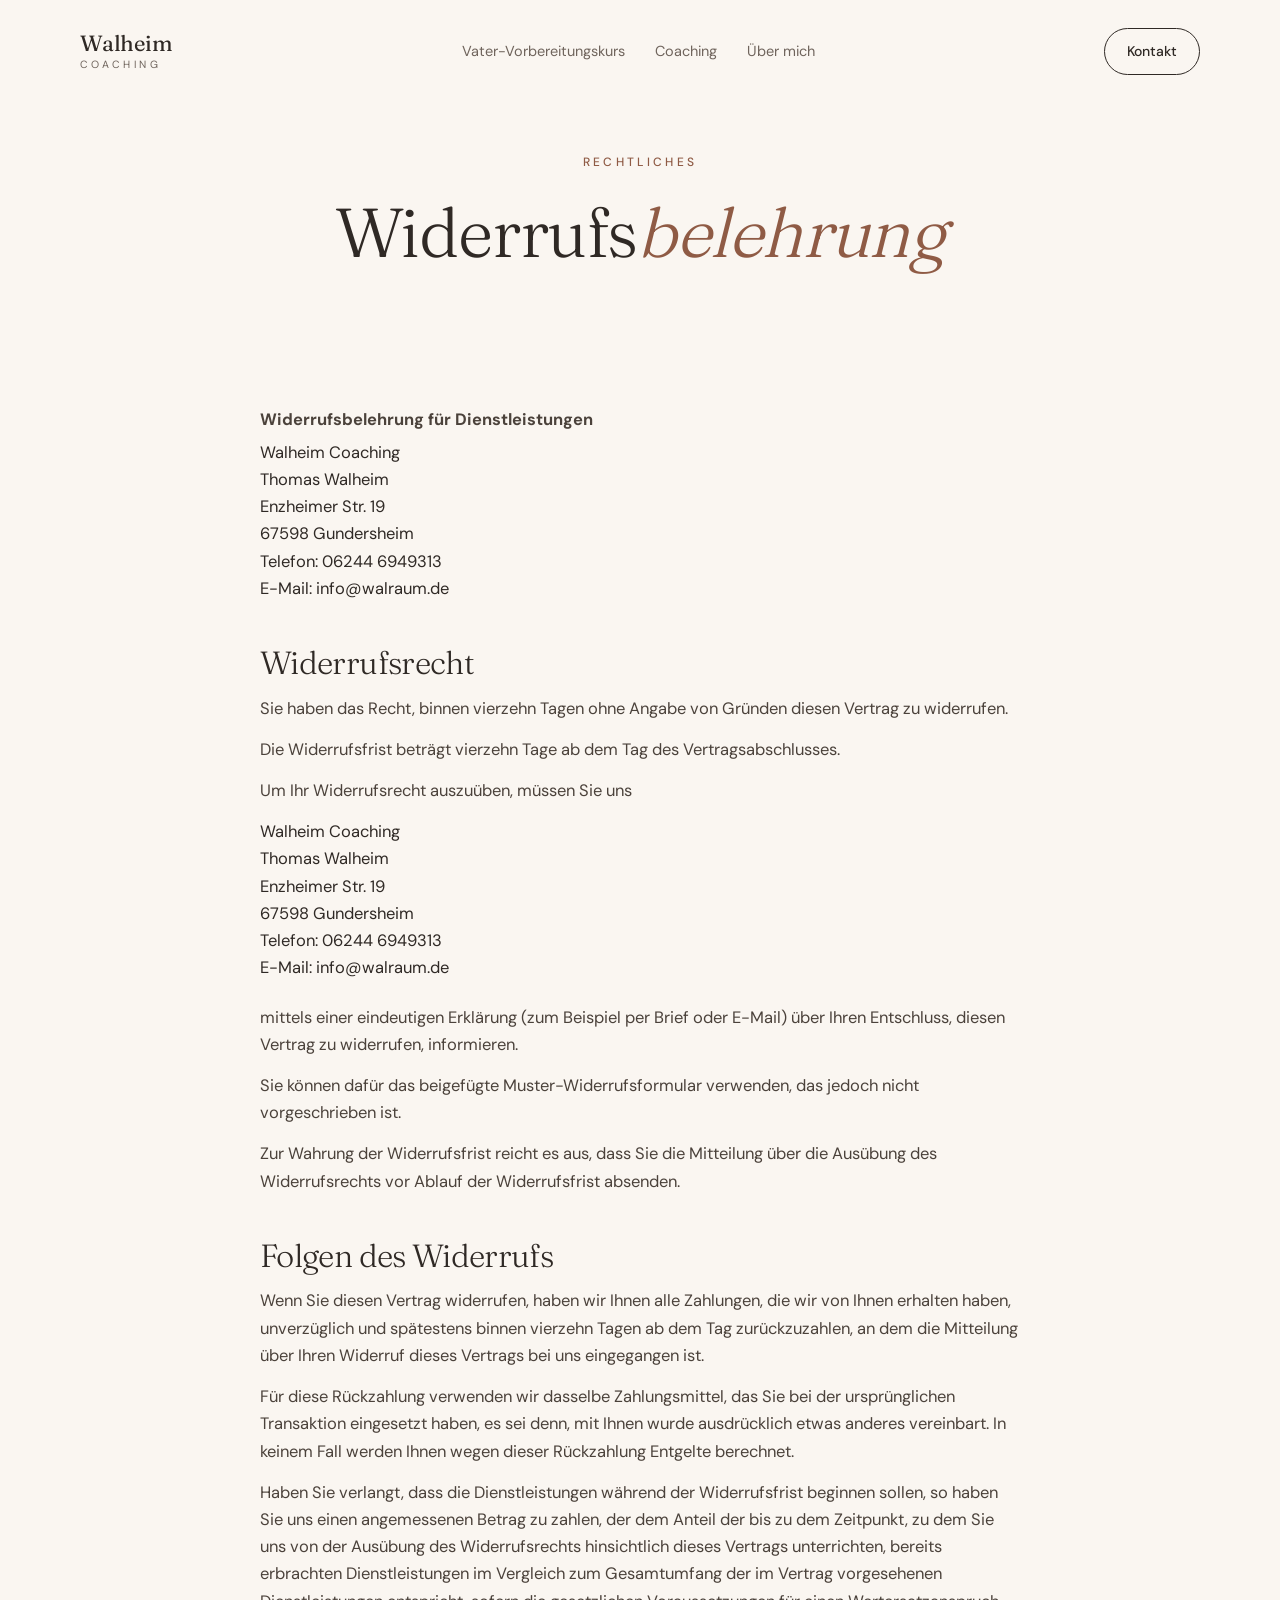
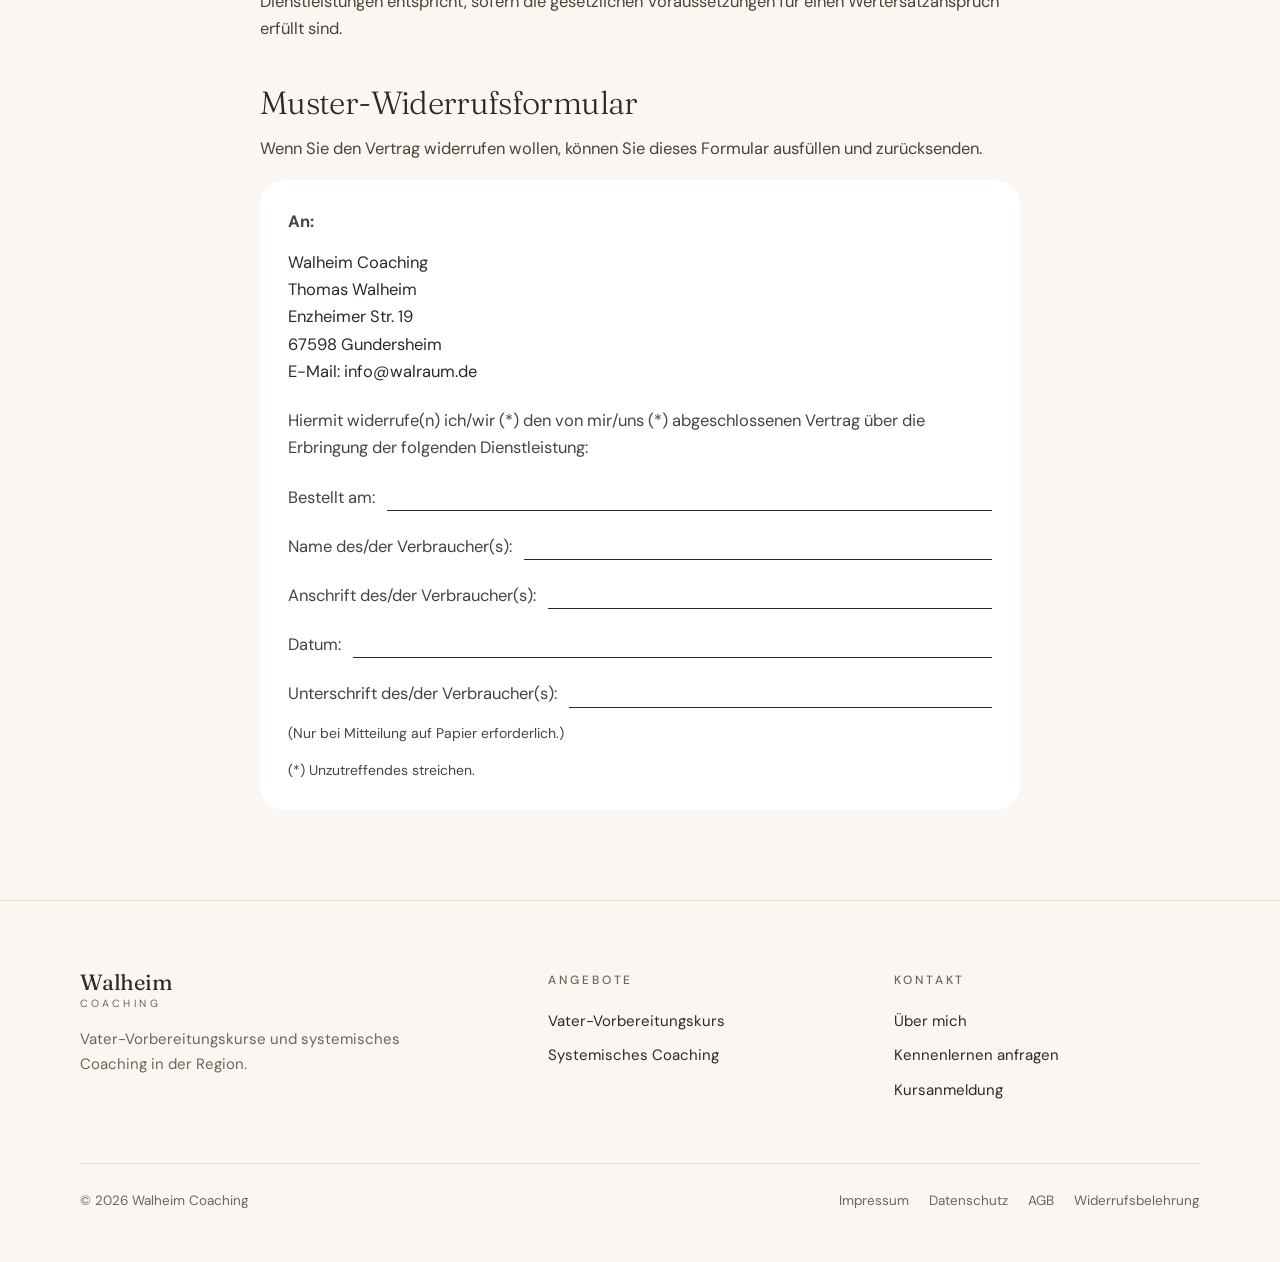
<file: widerruf.html>
<!DOCTYPE html>
<html lang="de"><head><meta charset="utf-8">
<meta name="viewport" content="width=device-width, initial-scale=1">
<meta name="robots" content="noindex, nofollow">
<title>Widerrufsbelehrung – Walheim Coaching</title>
<link rel="icon" href="data:,">
<link rel="preload" href="fonts/fraunces-latin-wght-normal.woff2" as="font" type="font/woff2" crossorigin>
<link rel="stylesheet" href="css/style.css"></head><body>
<svg width="0" height="0" style="position:absolute" aria-hidden="true"><symbol id="kamera" viewBox="0 0 24 24" fill="none" stroke="currentColor" stroke-width="1.6" stroke-linecap="round" stroke-linejoin="round"><path d="M4 8h3l1.6-2.4h6.8L17 8h3v11H4z"/><circle cx="12" cy="13.2" r="3.4"/></symbol><symbol id="pfeil" viewBox="0 0 24 24" fill="none" stroke="currentColor" stroke-width="1.8" stroke-linecap="round" stroke-linejoin="round"><path d="M5 12h14M13 6l6 6-6 6"/></symbol></svg>
<header class="kopf"><div class="wrap"><a class="logo" href="index.html">Walheim<small>Coaching</small></a>
<nav class="nav" id="nav" aria-label="Hauptnavigation"><a href="vorbereitungskurs.html">Vater-Vorbereitungskurs</a><a href="coaching.html">Coaching</a><a href="ueber-mich.html">Über mich</a></nav>
<a class="kopf-knopf" href="kontakt.html">Kontakt</a>
<button class="menue" type="button" aria-expanded="false" aria-controls="nav">Menü</button></div></header>
<main><section class="hero klein"><div class="wrap"><p class="kicker">Rechtliches</p><h1>Widerrufs<em>belehrung</em></h1></div></section><section class="eng"><div class="wrap"><article class="rechtstext"><p><b>Widerrufsbelehrung für Dienstleistungen</b></p><p class="adresse">Walheim Coaching<br>Thomas Walheim<br>Enzheimer Str. 19<br>67598 Gundersheim<br>Telefon: 06244 6949313<br>E-Mail: info@walraum.de</p><h2>Widerrufsrecht</h2><p>Sie haben das Recht, binnen vierzehn Tagen ohne Angabe von Gründen diesen Vertrag zu widerrufen.</p><p>Die Widerrufsfrist beträgt vierzehn Tage ab dem Tag des Vertragsabschlusses.</p><p>Um Ihr Widerrufsrecht auszuüben, müssen Sie uns</p><p class="adresse">Walheim Coaching<br>Thomas Walheim<br>Enzheimer Str. 19<br>67598 Gundersheim<br>Telefon: 06244 6949313<br>E-Mail: info@walraum.de</p><p>mittels einer eindeutigen Erklärung (zum Beispiel per Brief oder E-Mail) über Ihren Entschluss, diesen Vertrag zu widerrufen, informieren.</p><p>Sie können dafür das beigefügte Muster-Widerrufsformular verwenden, das jedoch nicht vorgeschrieben ist.</p><p>Zur Wahrung der Widerrufsfrist reicht es aus, dass Sie die Mitteilung über die Ausübung des Widerrufsrechts vor Ablauf der Widerrufsfrist absenden.</p><h2>Folgen des Widerrufs</h2><p>Wenn Sie diesen Vertrag widerrufen, haben wir Ihnen alle Zahlungen, die wir von Ihnen erhalten haben, unverzüglich und spätestens binnen vierzehn Tagen ab dem Tag zurückzuzahlen, an dem die Mitteilung über Ihren Widerruf dieses Vertrags bei uns eingegangen ist.</p><p>Für diese Rückzahlung verwenden wir dasselbe Zahlungsmittel, das Sie bei der ursprünglichen Transaktion eingesetzt haben, es sei denn, mit Ihnen wurde ausdrücklich etwas anderes vereinbart. In keinem Fall werden Ihnen wegen dieser Rückzahlung Entgelte berechnet.</p><p>Haben Sie verlangt, dass die Dienstleistungen während der Widerrufsfrist beginnen sollen, so haben Sie uns einen angemessenen Betrag zu zahlen, der dem Anteil der bis zu dem Zeitpunkt, zu dem Sie uns von der Ausübung des Widerrufsrechts hinsichtlich dieses Vertrags unterrichten, bereits erbrachten Dienstleistungen im Vergleich zum Gesamtumfang der im Vertrag vorgesehenen Dienstleistungen entspricht, sofern die gesetzlichen Voraussetzungen für einen Wertersatzanspruch erfüllt sind.</p><h2 id="muster">Muster-Widerrufsformular</h2><p>Wenn Sie den Vertrag widerrufen wollen, können Sie dieses Formular ausfüllen und zurücksenden.</p><div class="muster"><p><b>An:</b></p><p class="adresse">Walheim Coaching<br>Thomas Walheim<br>Enzheimer Str. 19<br>67598 Gundersheim<br>E-Mail: info@walraum.de</p><p>Hiermit widerrufe(n) ich/wir (*) den von mir/uns (*) abgeschlossenen Vertrag über die Erbringung der folgenden Dienstleistung:</p><p class="feld"><span>Bestellt am:</span><i></i></p><p class="feld"><span>Name des/der Verbraucher(s):</span><i></i></p><p class="feld"><span>Anschrift des/der Verbraucher(s):</span><i></i></p><p class="feld"><span>Datum:</span><i></i></p><p class="feld"><span>Unterschrift des/der Verbraucher(s):</span><i></i></p><p class="hinweis-klein">(Nur bei Mitteilung auf Papier erforderlich.)</p><p class="hinweis-klein">(*) Unzutreffendes streichen.</p></div></article></div></section></main>
<footer class="fuss"><div class="wrap"><div class="fuss-raster">
<div><p class="logo">Walheim<small>Coaching</small></p><p>Vater-Vorbereitungskurse und systemisches Coaching in der Region.</p></div>
<div><h4>Angebote</h4><ul><li><a href="vorbereitungskurs.html">Vater-Vorbereitungskurs</a></li><li><a href="coaching.html">Systemisches Coaching</a></li></ul></div>
<div><h4>Kontakt</h4><ul><li><a href="ueber-mich.html">Über mich</a></li><li><a href="kontakt.html">Kennenlernen anfragen</a></li><li><a href="vorbereitungskurs.html#anmeldung">Kursanmeldung</a></li></ul></div></div>
<div class="fuss-unten"><span>© 2026 Walheim Coaching</span><nav><a href="impressum.html">Impressum</a><a href="datenschutz.html">Datenschutz</a><a href="agb.html">AGB</a><a href="widerruf.html">Widerrufsbelehrung</a></nav></div></div></footer>
<script src="js/main.js"></script></body></html>
</file>
<file: css/style.css>
@font-face{font-family:"Fraunces";src:url("../fonts/fraunces-latin-wght-normal.woff2") format("woff2");font-weight:100 900;font-style:normal;font-display:swap}
@font-face{font-family:"DM Sans";src:url("../fonts/dm-sans-latin-wght-normal.woff2") format("woff2");font-weight:100 1000;font-style:normal;font-display:swap}
/* Morgenlicht: warm, redaktionell, zentriert, Bogenformen */
:root{--creme:#FAF6F1;--leinen:#F2E9DF;--rosenholz:#EBD3C7;--rosenholz-tief:#DDBBA9;--salbei:#D3D9C8;--salbei-tief:#A9B39C;--ton:#8F5B45;--tinte:#2F2925;--grau:#6F645C;--linie:#E6DBCF;--serif:"Fraunces",Georgia,serif;--sans:"DM Sans",system-ui,sans-serif}
*{box-sizing:border-box;margin:0;padding:0}
h1,h2,h3,.lead{text-wrap:balance}
html{scroll-behavior:smooth}
body{background:var(--creme);color:var(--tinte);font-family:var(--sans);font-size:17px;line-height:1.65;-webkit-font-smoothing:antialiased}
a{color:inherit;text-decoration:none}
.wrap{max-width:1200px;margin:0 auto;padding:0 40px}
.schmal{max-width:760px;margin:0 auto;text-align:center}
.kopf{padding:28px 0;position:relative;z-index:5}
.kopf .wrap{display:flex;align-items:center;justify-content:space-between;gap:24px}
.logo{font-family:var(--serif);font-size:22px;font-weight:400;letter-spacing:-.01em;line-height:1}
.logo small{display:block;font-family:var(--sans);font-size:10.5px;letter-spacing:.32em;text-transform:uppercase;color:var(--grau);margin-top:6px}
.nav{display:flex;gap:30px;font-size:14.5px;color:var(--grau)}
.nav a:hover,.nav a[aria-current]{color:var(--tinte)}
.nav a[aria-current]{border-bottom:1px solid var(--ton);padding-bottom:2px}
.kopf-knopf{font-size:14px;font-weight:500;padding:11px 22px;border:1px solid var(--tinte);border-radius:999px}
.menue{display:none;font:500 14px var(--sans);background:none;border:1px solid var(--linie);border-radius:999px;padding:9px 18px;color:var(--tinte);cursor:pointer}
.kicker{font-size:12px;letter-spacing:.28em;text-transform:uppercase;color:var(--ton);font-weight:500}
h1,h2,h3{font-family:var(--serif);font-weight:300;letter-spacing:-.02em;line-height:1.08}
h1{font-size:clamp(44px,6.4vw,88px)}
h2{font-size:clamp(34px,4.2vw,56px)}
h3{font-size:30px;font-weight:400}
h1 em,h2 em{font-style:italic;color:var(--ton)}
.lead{font-size:19px;color:var(--grau);max-width:560px;margin:0 auto}
.knoepfe{display:flex;gap:14px;justify-content:center;flex-wrap:wrap}
.knopf{display:inline-flex;align-items:center;gap:10px;font-weight:500;font-size:15.5px;padding:16px 30px;border-radius:999px;background:var(--tinte);color:var(--creme);transition:transform .2s;border:0;font-family:var(--sans);cursor:pointer}
.knopf:hover{transform:translateY(-2px)}
.knopf.hell{background:transparent;color:var(--tinte);box-shadow:inset 0 0 0 1px var(--tinte)}
.knopf svg{width:16px;height:16px}
a:focus-visible,input:focus-visible,select:focus-visible,button:focus-visible{outline:3px solid #2b2480;outline-offset:3px}
.bild{position:relative;overflow:hidden;background:radial-gradient(120% 90% at 30% 20%,rgba(255,255,255,.55),transparent 60%),linear-gradient(160deg,var(--rosenholz),var(--rosenholz-tief))}
.bild::after{content:"";position:absolute;inset:0;opacity:.18;mix-blend-mode:multiply;background-image:url("data:image/svg+xml,%3Csvg xmlns='http://www.w3.org/2000/svg' width='160' height='160'%3E%3Cfilter id='n'%3E%3CfeTurbulence type='fractalNoise' baseFrequency='.9' numOctaves='2'/%3E%3C/filter%3E%3Crect width='100%25' height='100%25' filter='url(%23n)' opacity='.6'/%3E%3C/svg%3E")}
.bild.salbei{background:radial-gradient(120% 90% at 70% 15%,rgba(255,255,255,.55),transparent 60%),linear-gradient(170deg,var(--salbei),var(--salbei-tief))}
.bild.leinen{background:radial-gradient(120% 90% at 50% 10%,rgba(255,255,255,.7),transparent 60%),linear-gradient(170deg,var(--leinen),#E2D3C2)}
.bild img{position:absolute;inset:0;width:100%;height:100%;object-fit:cover;z-index:1}
.bildidee{position:absolute;left:18px;bottom:18px;right:18px;z-index:2;display:flex;gap:10px;align-items:flex-start;font-size:12.5px;line-height:1.4;color:var(--tinte);background:rgba(250,246,241,.82);backdrop-filter:blur(6px);padding:10px 14px;border-radius:14px;max-width:300px;text-align:left}
.bildidee svg{flex:0 0 15px;width:15px;height:15px;margin-top:1px;opacity:.6}
.bildidee b{display:block;font-weight:600;font-size:10.5px;letter-spacing:.18em;text-transform:uppercase;color:var(--ton);margin-bottom:2px}
.hero{padding:70px 0 0;text-align:center}
.hero h1{margin:22px auto 26px;max-width:900px}
.hero .lead{margin-bottom:38px}
.hero.klein{padding:50px 0 20px}.hero.klein h1{font-size:clamp(40px,5.4vw,72px)}
.bogen-reihe{display:grid;grid-template-columns:1fr 1.35fr 1fr;gap:28px;align-items:end;margin-top:80px}
.bogen{border-radius:999px 999px 28px 28px}
.bogen-reihe .bild:nth-child(1){height:400px}.bogen-reihe .bild:nth-child(2){height:560px}.bogen-reihe .bild:nth-child(3){height:440px}
.bogen-einzel{width:min(380px,100%);height:460px;margin:60px auto 0}
.leiste{border-top:1px solid var(--linie);border-bottom:1px solid var(--linie);margin-top:90px}
.leiste .wrap{display:flex;justify-content:center;padding-top:26px;padding-bottom:26px;flex-wrap:wrap;font-family:var(--serif);font-size:22px;font-weight:300}
.leiste span{position:relative;padding:0 30px}
.leiste span+span::before{content:"";position:absolute;left:-3px;top:50%;width:6px;height:6px;margin-top:-3px;border-radius:50%;background:var(--rosenholz-tief)}
section{padding:130px 0}
section.eng{padding:90px 0}
.kurs{background:var(--leinen)}
.kurs-karte{display:grid;grid-template-columns:1.05fr 1fr;gap:72px;align-items:center}
.kurs-karte .bild{height:620px;border-radius:28px 280px 28px 28px}
.kurs-text{text-align:left}
.kurs-text .kicker{display:block;margin-bottom:20px}
.kurs-text h2{margin-bottom:24px}
.kurs-text p{color:var(--grau);font-size:18px;max-width:470px}
.fakten{display:grid;grid-template-columns:1fr 1fr;margin:44px 0;border-top:1px solid var(--linie)}
.fakten div{padding:24px 0 22px;border-bottom:1px solid var(--linie)}
.fakten div:nth-child(odd){padding-right:24px;border-right:1px solid var(--linie)}
.fakten div:nth-child(even){padding-left:28px}
.fakten b{display:block;font-family:var(--serif);font-weight:300;font-size:46px;line-height:1;letter-spacing:-.02em;margin-bottom:8px}
.fakten span{font-size:14px;color:var(--grau)}
.kurs-text .knoepfe{justify-content:flex-start}
.themen-kopf{margin-bottom:72px}
.themen-kopf h2{margin:18px auto;max-width:640px}
.themen{display:grid;grid-template-columns:1fr 1fr;gap:40px}
.thema{background:#fff;border-radius:32px;padding:18px 18px 40px;box-shadow:0 1px 0 var(--linie);text-align:center}
.thema .bild{height:440px;border-radius:220px 220px 22px 22px;margin-bottom:38px}
.thema h3{margin-bottom:14px}
.thema p{color:var(--grau);max-width:400px;margin:0 auto 26px}
.textlink{display:inline-flex;gap:8px;align-items:center;font-weight:500;font-size:15px;border-bottom:1px solid var(--tinte);padding-bottom:3px}
.textlink svg{width:15px;height:15px}
.ich{background:linear-gradient(180deg,var(--creme),var(--leinen))}
.ich-raster{display:grid;grid-template-columns:.9fr 1.1fr;gap:96px;align-items:center}
.ich .bild{aspect-ratio:4/5;border-radius:50% 50% 32px 32px / 38% 38% 32px 32px}
.ich-text{text-align:left}
.ich-text h2{margin:18px 0 26px}
.ich-text p{color:var(--grau);font-size:18px;max-width:500px;margin-bottom:18px}
.ich-text p.kicker{color:var(--ton);font-size:12px;margin:0}
.ich-text .unterschrift{font-family:var(--serif);font-style:italic;font-size:30px;color:var(--ton);margin:26px 0 30px}
.ich-link{justify-content:flex-start}
.drei{display:grid;grid-template-columns:repeat(3,1fr);gap:24px;margin-top:56px}
.drei article{background:#fff;border-radius:28px;padding:36px 26px;text-align:center}
.drei article:nth-child(2){background:var(--rosenholz)}.drei article:nth-child(3){background:var(--salbei)}
.drei h3{font-size:26px;margin-bottom:10px}.drei p{color:var(--grau);font-size:16px}
.schritte{list-style:none;display:grid;grid-template-columns:repeat(3,1fr);gap:36px;margin-top:56px}
.schritte li{text-align:center}
.schritte span{width:64px;height:64px;border-radius:50%;background:var(--salbei);display:flex;align-items:center;justify-content:center;font-family:var(--serif);font-size:28px;font-weight:300;margin:0 auto 16px}
.schritte p{color:var(--grau);font-size:16px}
.zitat{background:var(--rosenholz)}
blockquote{font-family:var(--serif);font-style:italic;font-weight:300;font-size:clamp(28px,4vw,48px);line-height:1.2;letter-spacing:-.02em;max-width:820px;margin:0 auto}
.zitat .kicker{margin-top:26px;display:block}
.cta{text-align:center;padding:130px 0}
.cta-box{background:var(--salbei);border-radius:40px;padding:110px 40px;position:relative;overflow:hidden}
.cta-box::before,.cta-box::after{content:"";position:absolute;border-radius:50%;background:rgba(255,255,255,.28)}
.cta-box::before{width:420px;height:420px;left:-140px;top:-160px}
.cta-box::after{width:300px;height:300px;right:-90px;bottom:-140px}
.cta-box>*{position:relative;z-index:1}
.cta h2{margin:20px auto 22px;max-width:900px}
.cta .lead{margin-bottom:40px;color:#59604F}
.cta .kicker,.cta h2 em{color:#4B5543}
.hinweis{background:rgba(255,255,255,.6);padding:14px 20px;border-radius:18px;font-size:15px;max-width:560px;margin:0 auto 10px}
form{text-align:left;max-width:480px;margin:34px auto 0}
form label{display:block;margin:16px 0;font-weight:500;font-size:15px}
input:not([type=checkbox]),select{display:block;width:100%;padding:14px 20px;border:1px solid var(--salbei-tief);border-radius:999px;font:inherit;margin-top:6px;background:#fff;color:var(--tinte)}
label.check{font-weight:400;display:flex;gap:10px;align-items:flex-start}
form .knopf{display:flex;margin:26px auto 0}
#meldung{font-weight:600;text-align:center;margin-top:14px;color:#3d4536}
.text-seite{max-width:680px;margin:0 auto;text-align:center;color:var(--grau);font-size:18px}
.fuss{padding:70px 0 50px;border-top:1px solid var(--linie)}
.fuss-raster{display:grid;grid-template-columns:1.4fr 1fr 1fr;gap:40px}
.fuss>.wrap>.fuss-raster>div{text-align:left}
.fuss h4{font-size:12px;letter-spacing:.24em;text-transform:uppercase;font-weight:500;color:var(--grau);margin-bottom:18px}
.fuss ul{list-style:none;display:grid;gap:10px;font-size:15px}
.fuss p{color:var(--grau);font-size:15px;max-width:320px;margin-top:18px}
.fuss p.logo{color:var(--tinte);font-size:22px;margin-top:0}
.fuss-unten{display:flex;justify-content:space-between;margin-top:60px;padding-top:26px;border-top:1px solid var(--linie);font-size:13.5px;color:var(--grau)}
.fuss-unten nav{display:flex;gap:24px}
@media(max-width:900px){
.wrap{padding:0 22px}
.kopf{padding:20px 0}.kopf .wrap{flex-wrap:wrap}
.nav,.kopf-knopf{display:none}.menue{display:block}
.nav.offen{display:flex;flex-direction:column;gap:0;width:100%;order:3;background:#fff;border-radius:24px;padding:10px 22px;text-align:center}
.nav.offen a{padding:12px 0;border-bottom:1px solid var(--linie)}.nav.offen a:last-child{border:0}
section{padding:84px 0}section.eng{padding:60px 0}
.hero{padding-top:44px}.lead{font-size:17.5px}
.bogen-reihe{grid-template-columns:1fr;gap:14px;margin-top:54px}
.bogen-reihe .bild:nth-child(1),.bogen-reihe .bild:nth-child(3){display:none}
.bogen-reihe .bild:nth-child(2){height:400px}
.bogen-einzel{height:360px}
.leiste{margin-top:56px}
.leiste .wrap{display:grid;grid-template-columns:1fr 1fr;font-size:16.5px;row-gap:10px;text-align:center}
.leiste span{padding:0 6px}.leiste span+span::before{display:none}
.kurs-karte,.ich-raster{grid-template-columns:1fr;gap:44px}
.kurs-karte .bild{height:380px;border-radius:24px 160px 24px 24px}
.fakten b{font-size:36px}
.themen,.drei,.schritte{grid-template-columns:1fr;gap:26px}
.thema .bild{height:320px}.themen-kopf{margin-bottom:46px}
.ich-raster,.ich-text,.kurs-text{text-align:center}
.ich-text p,.kurs-text p{margin-left:auto;margin-right:auto}
.kurs-text .knoepfe,.ich-link{justify-content:center}
.kicker{font-size:11px;letter-spacing:.2em}
.ich .bild{max-width:340px;margin:0 auto;width:100%}
.cta{padding:40px 0 84px}.cta-box{padding:72px 24px;border-radius:30px}
.fuss-raster{grid-template-columns:1fr 1fr}.fuss-raster>div:first-child{grid-column:1/-1}
.fuss-unten{flex-direction:column;gap:14px}
.knopf{padding:15px 26px}}
@media(prefers-reduced-motion:reduce){html{scroll-behavior:auto}.knopf{transition:none}}
.ich-seite p{margin-bottom:1.1em}
.zerts{background:var(--leinen)}
.zert-raster{display:grid;grid-template-columns:repeat(3,1fr);gap:32px;margin-top:56px;align-items:start}
.zert-raster figure{background:#fff;border-radius:24px;padding:16px;box-shadow:0 1px 0 var(--linie)}
.zert-raster img{display:block;width:100%;height:auto;border-radius:12px;border:1px solid var(--linie)}
.zert-raster figcaption{padding:18px 6px 6px}
.zert-raster figcaption b{display:block;font-family:var(--serif);font-weight:400;font-size:21px;line-height:1.2;margin-bottom:4px}
.zert-raster figcaption span{font-size:14.5px;color:var(--grau)}
@media(max-width:900px){.zert-raster{grid-template-columns:1fr;max-width:420px;margin-left:auto;margin-right:auto}}
.ich .bild.weg{aspect-ratio:2/3;width:100%;max-width:420px;margin:0 auto}
.ich-text.ich-seite p{max-width:520px}
.bogen-einzel img,.ich .bild img{object-fit:cover}
.eng h2{margin:16px 0 24px}
.eng .schmal>.lead+.lead{margin-top:18px}
/* Termine und Buchen-Dialog */
.termine{background:var(--leinen)}
.termin-liste{display:grid;gap:18px;max-width:860px;margin:48px auto 0}
.termin{display:grid;grid-template-columns:auto 1fr auto;gap:26px;align-items:center;background:#fff;border-radius:28px;padding:22px 28px;text-align:left;box-shadow:0 1px 0 var(--linie)}
.termin-datum{width:84px;height:84px;border-radius:24px;background:var(--rosenholz);display:flex;flex-direction:column;align-items:center;justify-content:center;line-height:1}
.termin-datum b{font-family:var(--serif);font-weight:300;font-size:38px}
.termin-datum span{font-size:12.5px;color:var(--grau);margin-top:4px}
.termin-info h3{font-size:24px;margin-bottom:6px}
.termin-info p{color:var(--grau);font-size:15.5px;margin:0}
.termin-info .wo{margin-bottom:10px}
.plaetze{display:flex;align-items:center;gap:12px;flex-wrap:wrap}
.plaetze b{font-weight:500;color:var(--tinte);font-size:14.5px}
.punkte{display:inline-flex;gap:5px}
.punkte i{width:11px;height:11px;border-radius:50%;background:var(--salbei-tief)}
.punkte i.belegt{background:transparent;box-shadow:inset 0 0 0 1.5px var(--linie)}
.termin.ausgebucht .plaetze b{color:var(--ton)}
.termin.ausgebucht .knopf{background:transparent;color:var(--tinte);box-shadow:inset 0 0 0 1px var(--tinte)}
.termin-note{max-width:640px;margin:26px auto 0;font-size:13.5px;color:var(--grau)}
.termin-note .textlink{background:none;border-top:0;border-left:0;border-right:0;font:inherit;cursor:pointer;color:var(--tinte);margin-left:6px;font-size:13.5px}
dialog.dlg{border:0;border-radius:32px;padding:44px 40px 40px;width:min(580px,calc(100% - 32px));max-height:calc(100vh - 32px);overflow:auto;background:var(--creme);color:var(--tinte);text-align:left;margin:auto;box-shadow:0 30px 80px rgba(47,41,37,.28)}
dialog.dlg::backdrop{background:rgba(47,41,37,.5);backdrop-filter:blur(3px)}
.dlg-zu{position:absolute;top:14px;right:16px;width:42px;height:42px;border-radius:50%;border:1px solid var(--linie);background:#fff;font-size:24px;line-height:1;cursor:pointer;color:var(--tinte)}
.dlg-schritt h2{font-size:clamp(28px,5vw,38px);margin:10px 0 12px}
.dlg-schritt h2:focus{outline:none}
.dlg-sub{color:var(--grau);font-size:15.5px;margin-bottom:6px}
.dlg form label{display:block;margin:14px 0;font-weight:500;font-size:14.5px}
.dlg form input:not([type=checkbox]){display:block;width:100%;padding:13px 18px;border:1px solid var(--salbei-tief);border-radius:999px;font:inherit;margin-top:6px;background:#fff;color:var(--tinte)}
.dlg form label.check{display:flex;gap:12px;align-items:flex-start;font-weight:400;font-size:14.5px}
.dlg form label.check input{margin-top:5px;flex:none}
.dlg form label.check a{text-decoration:underline}
.dlg-hinweis{background:var(--salbei);border-radius:18px;padding:12px 18px;font-size:14.5px;margin:18px 0 6px}
.dlg form .knopf{display:flex;margin:22px 0 0;width:100%;justify-content:center}
.dlg-test{background:var(--butter);border-radius:16px;padding:10px 16px;font-size:14px;margin:18px 0}
.dlg-schritt p{color:var(--grau)}
.dlg-schritt .knopf{margin:6px 0 0}
@media(max-width:700px){.termin{grid-template-columns:1fr;text-align:center;justify-items:center;padding:24px 20px}.plaetze{justify-content:center}dialog.dlg{padding:40px 22px 28px;border-radius:26px}}
@media(min-width:701px){dialog.dlg{width:min(700px,calc(100% - 32px))}
.dlg form{display:grid;grid-template-columns:1fr 1fr;column-gap:18px}
.dlg form label.check,.dlg form .dlg-hinweis,.dlg form .knopf{grid-column:1/-1}}
.dlg form{max-width:none;margin:18px 0 0}
/* FAQ */
.faq-liste{max-width:760px;margin:44px auto 0;display:grid;gap:12px;text-align:left}
.faq-punkt{background:#fff;border-radius:24px;box-shadow:0 1px 0 var(--linie)}
.faq-punkt summary{list-style:none;cursor:pointer;padding:20px 64px 20px 26px;font-family:var(--serif);font-size:20px;line-height:1.3;position:relative}
.faq-punkt summary::-webkit-details-marker{display:none}
.faq-punkt summary::after{content:"+";position:absolute;right:22px;top:50%;transform:translateY(-50%);width:32px;height:32px;border-radius:50%;background:var(--leinen);display:flex;align-items:center;justify-content:center;font-family:var(--sans);font-size:20px;line-height:1}
.faq-punkt[open] summary::after{content:"–"}
.faq-punkt p{padding:0 26px 22px;color:var(--grau);font-size:16.5px}
.faq-punkt summary:focus-visible{outline:3px solid #2b2480;outline-offset:2px;border-radius:24px}
.faq-mehr{text-align:center;margin-top:30px}
.dlg-fehler{background:#f6d9d0;border-radius:16px;padding:10px 16px;font-size:14.5px;margin:14px 0 0;color:#6b2a1a}
/* Rechtstexte */
.rechtstext{max-width:760px;margin:0 auto;text-align:left}
.rechtstext>p:first-child{margin-bottom:6px}
.rechtstext h2{font-size:clamp(24px,3vw,32px);margin:44px 0 14px}
.rechtstext h3{font-size:22px;margin:26px 0 10px}
.rechtstext p{color:#4b423b;font-size:16.5px;margin:0 0 14px}
.rechtstext .adresse{color:var(--tinte);margin-bottom:22px}
.muster{background:#fff;border-radius:24px;padding:28px;margin-top:18px}
.muster .feld{display:flex;gap:12px;align-items:flex-end;margin:22px 0 0}
.muster .feld span{flex:none}
.muster .feld i{flex:1;border-bottom:1px solid var(--tinte);height:1.3em}
.muster .hinweis-klein{font-size:14px;margin:14px 0 0}
@media print{.kopf,.fuss,.entwurf{display:none}.rechtstext{max-width:none}}
.fuss-unten nav{flex-wrap:wrap;gap:8px 20px}
h1,h2{hyphens:auto;overflow-wrap:break-word}
.termin:not(.ausgebucht) .plaetze{display:none}
.termin-info .wo{margin-bottom:0}
.termin.ausgebucht .termin-info .wo{margin-bottom:10px}
.fakten div:nth-child(3){grid-column:1/-1;border-right:0;padding-left:0;padding-right:0}
.gutschein{display:grid;grid-template-columns:1fr auto;gap:26px;align-items:center;max-width:860px;margin:26px auto 0;padding:26px 30px;border-radius:28px;background:var(--salbei);text-align:left}
.gutschein h3{font-size:26px;margin:6px 0 6px}.gutschein p{margin:0;color:#4b5543;font-size:16px}.gutschein .kicker{color:#4b5543;margin:0}
@media(max-width:700px){.gutschein{grid-template-columns:1fr;text-align:center;justify-items:center}}
#warum .ich-raster{align-items:start}
#warum .bild.weg{position:sticky;top:100px}
@media(max-width:900px){#warum .bild.weg{position:static}}
.dlg-zus{background:#fff;border-radius:18px;padding:14px 18px;margin:18px 0 6px;font-size:15px;line-height:1.5}
.dlg-zus b{display:block;font-family:var(--serif);font-weight:400;font-size:19px;margin-bottom:4px}
.dlg-zus span{display:block;color:var(--grau)}.dlg-zus #zus-preis{color:var(--tinte);font-weight:600;margin-top:4px}
@media(min-width:701px){.dlg form .dlg-zus{grid-column:1/-1}}
/* Coaching-Seite */
.frankl{font-family:var(--serif);font-style:italic;font-weight:300;font-size:clamp(22px,3vw,34px);line-height:1.35;max-width:760px;margin:26px auto 8px;letter-spacing:-.01em}
.frankl-quelle{color:var(--ton);letter-spacing:.14em;text-transform:uppercase;font-size:12px;margin:0 0 6px}
.text-block{max-width:720px;margin:34px auto 0;text-align:left}
.text-block p{color:#4b423b;font-size:18px;margin:0 0 16px}
.ablauf-liste{list-style:none;max-width:760px;margin:46px auto 0;display:grid;gap:26px;text-align:left}
.ablauf-liste li{display:grid;grid-template-columns:auto 1fr;gap:22px;background:#fff;border-radius:28px;padding:26px 28px}
.ablauf-liste h3{font-size:24px;margin:2px 0 10px}
.ablauf-liste p{color:#4b423b;font-size:16.5px;margin:0 0 12px}
.nr-kreis{width:52px;height:52px;border-radius:50%;background:var(--salbei);display:flex;align-items:center;justify-content:center;font-family:var(--serif);font-size:24px;font-weight:300}
@media(max-width:700px){.ablauf-liste li{grid-template-columns:1fr;padding:22px 20px}}
.dlg-zus .preis{color:var(--tinte);font-weight:600;margin-top:4px}
mark.luecke{background:#fff0c9;color:#7a2e1a;padding:1px 6px;border-radius:6px;font-weight:600}
</file>
